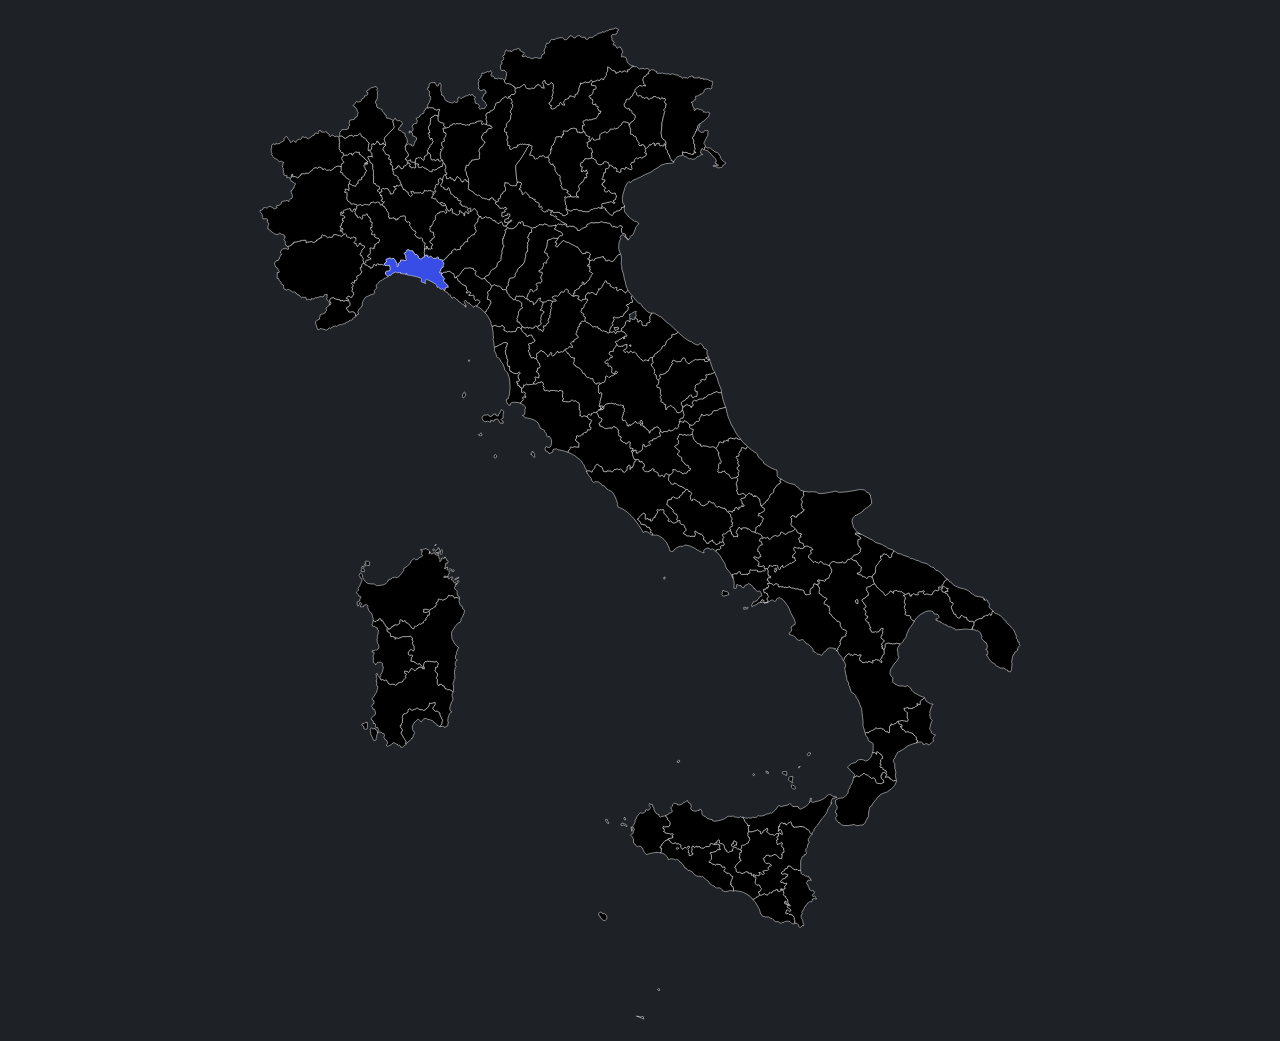
<file: index.html>
<!DOCTYPE html>
<html lang="en" >
<head>
  <meta charset="UTF-8">
  <title>msdvc italy map</title>
  <link rel="stylesheet" href="./style.css">

</head>
<body>

<div class="container">

<?xml version="1.0" encoding="UTF-8"?>
<svg version="1.1" xmlns="http://www.w3.org/2000/svg" viewBox="0 0 807 1030">
<title>msdvc italy map</title>
<defs>
 <linearGradient x1="412" y1="15" x2="712" y2="15" gradientUnits="userSpaceOnUse" id="lGr">
  <stop offset="0"     style="stop-color:#fff9f3"/>
  <stop offset="0.166" style="stop-color:#feebe2"/>
  <stop offset="0.333" style="stop-color:#faafb5"/>
  <stop offset="0.5"   style="stop-color:#dd3497"/>
  <stop offset="0.666" style="stop-color:#9e017e"/>
  <stop offset="0.833" style="stop-color:#7a0177"/>
  <stop offset="1"     style="stop-color:#000"/>
 </linearGradient>
</defs>
<style type="text/css">
text {font-family:monospace,Courier New,Liberation Mono;font-size:14px}
path {stroke:#ffffff;stroke-width:0.5}
path:hover {stroke-width:1.5}
</style>

<path class="alert" fill="#000" d="m429.7 137.9-1.9-0.9 0.1 1.9-1.4 0.5-1-0.7-1.6 0.4-1.3-1.2 0.3-1.5-2.4 0.2v0.6l-1.2 0.7v0.9l-1.1 0.1-0.2-0.9 0.4-1.1-1.9-0.8-0.4 0.7-1.7 1.8-0.8-1.1-1.1 1.6-2.2 2.4-1.1 0.2-0.8-1 0.3-0.6-1.1-0.8-0.3-1h-1.1l-0.6-0.8-0.7 0.7 0.1 0.8-2.4-0.4-0.5-0.9 0.5-1.1-0.6-1.2-0.8-0.7-0.3-1.3-1-0.7 0.1-1-1.2-2.3h-1.1l-1.3-0.9-0.6-1.1h-1.8l-0.2-0.8 0.3-3.7-0.8-2.3v-0.6l-1-1.4 1.8-3.2 2.9-1.8 0.8-0.8 0.9-3-0.5-1.9-2.2-1.3-0.6-0.8-0.3-1.8-0.8-1-1.5 0.2 0.1-1.4-0.5-0.6-1.6 0.6-2.5-1.6-1-2.31 0.4-1.66 1.4-1.06 0.3-2.45 1.6-1.12 1.2 0.32 0.9-0.22 1-1.92 2.3-1.65-0.2-1.07 1.4-2.13 1.1-0.85 1.3 1.33 0.4 2.35 1.1 1.22 1-0.85 1.2 0.43 0.6-0.32 1.2 1.06 0.4 1.23 1-0.43 0.7 0.8 1.1 0.11 0.4-0.64 1.1-0.27 1 0.43 0.9 1.65 1.8-1.01 2.8-0.85v-0.96l2.8-0.1 1.2 1.23 1.3-0.21 1.3 0.37-0.3 0.85 1.1 0.16 0.9-0.37 0.5-1.12 1.4 1.17 1.6-0.26 0.8 0.8 0.1 1.01-1.4 1.6 0.8 1.49 1.6 1.07-0.9 0.48-0.1 2.97-1 0.9-1 1.5 1.3 1.5-0.5 0.7-0.6 3.3-0.4 0.8-0.5 1.9-0.4 2.6-0.6 1.8-0.1 3-0.3 3.9-0.5 3.5 0.7 4.4 1.1 1.9 1.7 1 1.1 1 0.4 2z"><title>Pordenone</title></path>
<path fill="#000" d="m526.7 502-0.5 1.2 2.4 1.2 0.4 0.6v2.2l-1.2 1.2-2.1 0.6-0.9 1.2-1.4-0.6v1.3l-0.6 1.1 0.3 0.5 1.2-0.6 0.8 0.7 1.3 0.5 0.3 1.3 0.7-0.2 0.9 0.8-1.2 1.8 0.2 1.3-1.5 1.4-1.5 3.3-1.2-0.6-1.4 1.3-1.1 0.4-0.1 2.1-0.7 2.4 0.3 0.9-2.6-1-0.9 0.1-3.2-2.8-1.9 0.1-0.4-1.1-2.4-0.2-2.4 0.4-0.1 1.3-0.9-0.3-1.7-2.1-1.9 2.9-1.2 2.3 1.9 2.7-0.7 2.2-0.8-0.9-1.5 0.3-1.2 0.4-1.6-2.6-0.8-0.2v-2.4l-1.7-0.8 0.9-1.7-1.3-1 1.4-1.7 1.3-0.2 0.5-1-1-1 0.9-0.3 0.2-1.6-1.2-0.4-0.5-1.2 0.8-1.1 0.1-1.3-1-1.5-0.5-2.5-1.3-1.7-1.7-1.3 1-0.6 2.4 0.2 1.6 0.9 0.5-1.7 1.7 0.1v-1.6l1.1-1.5 1.2-0.1 0.9 1.7 1 0.2 0.3-0.9-0.5-0.9 2.8-0.8 0.7-1.6 0.6 1.4 1 0.1 0.5-1.7-0.5-0.5-1.5-0.5-0.4-2.7-1.2-1.5 0.6-1.1 4-1.2 0.8-2 1-0.4 1.3-1.2 0.9-1.2 1.5 1.3 1.4-0.1 0.2 0.8 1 1.5 0.9 0.8 0.2-1.3 1-0.3 0.2 1.1 1-0.4 2.1 1.7 0.3 0.8 0.9 0.3 0.6 3.6 0.7 1.7-0.7 1z"><title>Isernia</title></path>
<path fill="#000" d="m110.4 177.6-0.3-1.8 1-1.7-1.2-1.2-1.5-0.6-1.8-1.3-0.1-0.7-3-2.4 0.2-1.2-2.5-0.8-0.1-0.6 1.2-2-0.4-1.1v-3.8l1.2-2 1.3-0.2 0.3-0.7-1.1-1.3-1.2-2.3 0.4-1.7 0.6-0.1 1-2.1 1.3 0.5 1-0.2 1.9 0.1 1.3-1.6 1.3 0.1 1.1-0.4 0.4 1.6 0.8 0.4 0.4-1.8 0.8 0.1 1.7-1.8 2.1 0.6 1.8-0.2 0.1 2.2 1.1 0.3 1.5 1.7 0.9 0.5 2.1 1.8 0.7 1.1 1.8 1.3 0.5 0.9-1.4 0.5-0.3 0.6-1.5 0.2 0.6 0.9 1.2-1.2 1.1 0.3-0.1 1h-0.8l-1.3 0.9-0.6-0.4-0.9 0.7 0.3 1.3 0.8 1 0.3 1.8 1.3 0.9-0.3 1.1-1 0.9 0.2 0.8-0.8 0.6-0.3 1.5-2 2.2-0.8 0.1-0.1 2-0.9 0.7-1.2-0.3-1.2 1.4-0.3 0.9 0.4 1.2-1.1 0.1-1.4 2-0.5 1.1-3.4-1.1-1-0.8z"><title>Biella </title></path>
<path fill="#000" d="m207.1 121.4h-2.3l0.8 4.1 1.2 0.3 1 0.7 0.2 1.3-1.2 2.9-1 1 0.2 1.6 0.8 0.8-3.3 1.5-0.2 0.9 0.5 0.7-0.2 1.5 1.4 1.9v1l-0.9 0.8-1.8 0.3 1.2 1.2-0.6 0.7-0.9 2.8 0.2 1.4 0.6 1.2-0.6 1.7 1.7 1.4-2 1.8-1.5-0.7-0.5-1.8-1.1 0.4-1.7 1.6-0.2-0.8-1.4-0.5-2 0.5-1.4-2.4 0.3-1.9-0.5-1.5-1.1-1.5h-1.7l0.6-0.8-0.9-1.4 1-1.5v-0.9l1.8-1.5-0.1-1.3 1-1.3 1.3-0.6-0.1-0.6 0.9-1.4-0.1-0.7-0.8-0.9 0.3-1.2-0.7-0.9-0.6 1-0.9 0.1-0.6-1.8-0.8-1.2 0.7-1.1-0.6-1-0.8-0.5 0.3-0.9 1.5-0.4-0.8-2.9-0.5-0.2-0.2-2.3 1.8-3.1 0.1-1.6 0.5-2.6-0.4-1.1 0.5-0.9 3.7-2.3 0.2-0.6 1.1 0.4 2.1 0.3 0.3 1.2v3.9l2.1 1.5 1.8 0.6 1.1 0.1 1.1 0.8-0.5 1.6 1.4 1.5z"><title>Lecco 
23.337,00 (78.666)</title></path>
<path fill="#000" d="m204.3 173.4 0.4 1-0.6 1.6-1.5 2.4 0.3 1.6 1.3 0.3 0.9 0.9 0.8-0.2v1.5l2.8 0.9 0.8-0.3v-0.9l0.5-1.2 1.2 1.1 0.5 2.4 0.5 0.4 0.6 2.6 0.9 0.2 1 1.1 1.7 1.2-0.2 0.6 1.9 0.5 1.8 1.1-0.6 0.9 0.7 0.9 0.9-0.3 0.5 1 0.9-0.6 0.9 0.9-1.5 2.5 1.8 0.4 0.2 1.4 1.6 0.7 0.9-0.5 1 1.3 1.3-0.3 0.9 1.1 1.2 0.9-1 0.8 0.2 0.9 1.4 1.5-0.3 1.4-0.9 0.6-1.2-1.7-1.3-0.4-0.8 1.4 0.3 0.9-0.5 1.7-0.7-0.1v-1.5l-0.5-0.8-1.9-0.9-0.8-1.6-0.6-0.5-0.8 0.6 0.5 1.7-0.4 1-1.1 1.2-1.1 0.4-3.5-2.1-1 0.1-0.8-0.7 0.4-1.1 0.1-2.2-1.3-0.8-0.3 1.8-0.7 0.8-2.2-0.2-0.5-1.4-0.8-1-0.4-0.4 0.1-1.4-0.8-1.2-0.3-1.3-0.7-0.6-1.1 0.1-1.8-1.4-2.1 1.2-1.4-1.6-0.9-0.1-0.3-1.1-1.2-1.2-0.6-1.2-0.8 0.6-1.6-0.8-1.5-0.2 0.4-0.9 1.1-1.6-0.2-2 1.1 0.7 0.4-1.1-0.9-1 1-0.7 0.8 0.6 0.9-0.4-1.4-2.2 0.3-2.1 0.9-0.3-0.3-1.6 0.8-1.2 1.4 0.5 1.2-2.7-0.7-1 0.2-1.6 2.1-1.6 1 1.8z"><title>Lodi 
24.930,29 (57.491)</title></path>
<path fill="#000000" d="m414.9 307.7 0.4 0.6-1.9 3.3v1.1l0.5 1.4-0.8 1.4 0.8 1-0.7 0.8-2.7 0.7v2.2l-0.9 0.4-1.5-0.3-1.4 0.5-0.8-0.8-0.6-1.8 0.1-1.1-1.2-1.9-1.3 0.3-0.1 1-1.4 0.5-0.7-1.1 0.8-1.1-0.7-0.9-0.7 0.1-0.6-1-1.1-0.6 1.4-2.3-0.6-1.5v-1.1l0.6-1.3-0.4-0.5-3.7 1.9-1 1.1-2.2 0.5 0.8 2-0.4 0.7 0.6 2 0.1 2.4-1.2-0.1-1-0.8-1.3 0.4-1.2 0.9v1.6l-0.7 2.3-1.1 0.8-0.2 0.8-2 1 0.3 0.8-0.4 1.9-1.7 0.3-0.8 0.9-1.1-0.8-1.2 0.3-0.9 2.2-1.5-1.8-0.5-0.9-1.4 0.9-1.2 0.3-1-0.4-0.8-1 0.6-2.7 0.5-0.2 0.5-1.5 0.7-1 0.9-0.3 0.3-0.8-0.8-0.9 0.3-1.3 0.7-0.6 1-2.6-0.7-1 0.1-1.2 0.7-0.3 1.2 0.9h3.3l2-1.2h1.6l1.1-1 0.8-2.3 1.4-0.7 0.2-1 1.3-0.4 1-1.8v-1l0.6-0.9-2-1.5-0.3-0.6 0.7-1.1 1.5 0.2 2-2.2 1.8 0.1 0.2-1.4-0.5-1.7-0.6-0.5 0.3-1.1-0.9-0.7 1.4-1.3 1.8 2.1 2.3 2.9 2 1.9 1 0.8 0.9-0.2 2.9 3.9 2.3 2.4 2.1 1.9 1.6 1.1 1.5 0.6zm-33.9 14.2-0.4 0.6-3.1-0.2 1 2.8 1-0.1 0.8-0.8 1.5-0.3 0.1-1.2z"><title>Rimini 
37.358,30 (126.942)</title></path>
<path fill="#000" d="m315.1 295.8 0.2 1.4-1 0.7-0.2 1.9-0.5 1.3 0.8 0.9-0.2 1.1-0.8 1 0.3 1.3-0.5 1.1-0.2 1.7 0.4 1-1 1.4 0.6 1.6-1.8 1 0.4 0.4-0.8 1.6 0.9 1.6-0.9 1.2h-0.7l-1.9 3-0.7 0.2-1-0.7-0.5 0.9 0.4 1.5 0.6 0.5-1.3 1.1 0.4 0.6-0.4 1.3-1.4-0.7-0.7-1.2-1.6 0.3-0.9-0.7-1.3-2.5 1.3-0.6v-0.6l1.7-0.5 0.9-1.1v-1.1l-0.8-1.2 0.8-2.4-0.5-1.3 0.8-2.8 1.1-1.6 0.9-0.5 0.7-1.5-2.4-1.5-1.3 0.3-0.2-0.8 1.1-1 0.8-1.6-0.3-0.6 1.2-2.7-0.3-1.8 2.8-0.3 2.2-1.4 2.1-0.2z"><title>Prato 
28.391,03 (73.292)</title></path>
<path fill="#000" d="m681.8 741.5 0.6-0.5 0.5-1.1 1.1-0.5-2.2-1.6 0.6-0.6-0.6-2.1-1-1.1-1.1-0.5-1.1-1.6-3.2-1-1-0.6h-2.2l-0.5 0.6-2.1-2.7-1.6-0.5-1.1-2.2-1.1-0.5 2.2-0.5-0.6-1.6h-1l-1.6-0.6-1.1-2.6 1.6-0.6h1.1l1.6-0.5 1.6 0.5h1l2.2 0.6 1-0.6v-1.6l-1-2.1 0.5-1.6-0.5-1.6 0.5-1.1-1.6-1.6-1.6-1v-1.1l-0.5-1.1h1.6l2.6-1 0.6 1.6 1.6-0.6 2.1 0.6 0.5-1.1h1.6l1.1-1.1 2.1-1v-1.1l-1-0.5 1-0.6 1.6 1.1h1.1v-3.2l1.6-1.6 1.1-0.5 1.6-1.6 1.6 3.2 2.1 1.6 2.7 1.6h2.1v0.5l-1.6 2.1v1.1l-1.1 3.2-0.5 1.1 0.5 1.6-0.5 1.6 0.5 2.1 0.6 1.6 1.6 1.6-0.6 1.1-1 2.6-0.6 2.7-0.5 2.7 1.6 1.6v1.6l1.1 1 1.6 1.1 1.6 0.5-1.6 1.6-1.1 2.1 0.5 1.1 0.6 1.1-1.6 1-1.1 1.1-2.7 2.1-0.5-1-2.1-0.6-1.1 0.6-0.5 0.5h-1.1l-0.5-1.6-1.6-1.1h-1.1z"><title>Crotone 
19.867,85 (33.918)</title></path>
<path fill="#000" d="m651.5 772.4-1.6-1.6-2.2 1.1v1.6l-1 0.5v1.6l0.5 1.6 1.1 1.1 1 0.5-0.5 1.1 1.1 1.1-1.1 0.5-2.1 1.1-4.3-0.6-1.1-1v-1.1l-0.5-1.6-1.6-1.6-2.1 0.5-1.1-1-1.1-0.6-1.6-1.6-2.1-0.5-1.6-1.6-2.1 1.6-0.6 0.5-1 0.6-1.1 1-3.2-1-0.5 1-2.2 0.6 1.1-2.2v-1l-2.1-1.6-0.6-1.1-1.6-1.1-1-1.6-1.6-1 0.5-1.6 1.1-1.1 1.6-1.1 0.5-0.5 1.6-0.5 2.7-0.6 1.6-2.1 1-0.5 2.7-0.6 2.7 0.6 2.1 1 1.6-0.5 1.1-0.5 1-1.1 1.1-1.1 1.1-2.1 1-3.2h2.2l2.1 1.6-0.5-1.6 0.5-1.1 1.1 0.6 2.1 1.6 1.1 0.5 1.6 2.7v1.6l-1.1 0.5-1.1 1.1 0.6 1-0.6 1.1v0.5l-0.5 1.1 1.1 0.5v1.1l-1.1 1.6 0.5 0.5h1.6l1.1 1.1-0.5 0.5 1.6 1.1h0.5l1.6 1.1v1.6z"><title>Vibo Valentia 
23.324,59 (36.729)</title></path>
<path fill="#000" d="m154.8 113.4-0.6 1.5 0.6 1.8 0.3 1.9 0.6 1.2-0.6 1.6-2.4 2.3-6.1 6.5-1.2 2.1 1.6 4.6v1.5l-2.1-0.9-0.1-1.3-1 0.3-0.2 0.9-2.7 0.5-0.1-1.3-1.5-0.8-0.1-1-1-0.7-0.5 1.6-0.8 1.1-1.8 1.3-0.1-1.1-2 0.4-0.1 1.3 0.4 1.1-0.5 0.7v1.9l-1.6 1.2-0.9-0.2-1.1 0.6-0.1-2.6 0.8-3.2-0.4-0.9 0.8-0.3-0.4-1.1-1.5-1.3-1.2-1.9-1.6-1.6-1.4-0.3-0.7-1-1-0.3-0.6-1.1 0.2-0.8-0.6-0.5-1.2 0.1-1.7 1.4-3 0.3-1.4 0.8-1.4-1.2h-1.1l-2.3 0.8-1 1.1-2.2 1.3-1.3-0.6-0.7-1-1.6-0.8h-1.9l-0.5-1 0.5-1.1 0.1-2.1 1.1-1 0.9-1.4h2.9l1.5-0.2 0.7 0.3 0.8-1.4h0.8v-1.9l1.3-1.3-0.7-2 0.6-2.9 2.5-0.7 0.8 0.1 1.6-0.6 0.5-1.7 1.8-0.6 0.7-1-0.3-1.1 1-2.2-0.8-0.8-0.1-1-0.8-2.2-0.9-0.4-1-1.77-1.8-0.86 2.1-2.13 0.4-1.01 1.1-0.91 1.6 0.48 2.4-0.53 0.8-0.64 0.8-2.29 1.5-0.64 1.2-1.02-0.2-1.17 1.4-0.21 1.8-0.96 0.3-1.92-1.8-1.07 0.7-1.01 2.5-1.28 1.1-1.39 1.2-0.53 1.3 0.11 0.8-0.59 2.5-0.48 1.3 1.92-0.5 0.8v1.12l0.7 1.01-0.5 2.35 0.5 2.02-0.5 1.12 0.2 1.87-0.6 1.07-0.7 0.16-0.2 1.38-0.8 0.64 1.8 3.25-0.9 0.91 1.3 0.85 0.4 1.05 1.8 0.5 1.3 0.7 1 0.2 0.6 1.9 0.7 0.5 1.1 1.4 0.2 1.2 2 1-0.6 1.1 1 0.9 0.1 1 2.3-0.1 0.7 0.9 1.4 0.2 0.7 0.8z"><title>Verbano-Cusio-Ossola 
25.646,06 (40.381)</title></path>
<path fill="#000" d="m203.9 153.1 0.7 0.4-0.2 1.2 0.7 1.1-0.5 1.6-0.4 2.4-2.4 0.4-0.1 0.6-2.5 1-0.9 1.3-2.4 0.5-1.4-0.6-0.6 0.5 0.1 1.6-1.2 0.2-1.8-0.7-2-1.8-1.2-0.2-0.7-1.1-1.5 0.1-1.5-1.5-1.6 0.9h-1.7l-1.1-0.5-0.2-1.8 0.7-1.2-3.6-0.2 0.1-2.1 0.8-3.6h1.4l0.9-1 1.3 0.6 1-0.5 2.6 2.9 1-0.4-0.2-0.9 0.4-1.1-0.2-0.8 0.6-1 1.8-0.8 0.7-1.1 0.3-1.2h1.7l1.1 1.5 0.5 1.5-0.3 1.9 1.4 2.4 2-0.5 1.4 0.5 0.2 0.8 1.7-1.6 1.1-0.4 0.5 1.8 1.5 0.7z"><title>Monza e della Brianza 
27.640,68 (242.759)</title></path>
<path fill="#000" d="m478.9 367.7 2.3 5.3 1.6 5.5 0.5 1.2 2.2 5.5 0.2 2.6-0.8 0.3h-2.2l-1.9-1-3.2 1.2-2.7 1.7h-1.5l-1.7 0.8-0.6 0.8-1.7 1.4-1-0.2-0.8 1.6-0.8 0.3-2-0.3-3 0.8-0.7 1-0.9 0.4-1.9-0.9-1.5 1.3-0.5 2 1.1 1.3-0.4 1.1-1.5 0.6-0.3 1.4-1.2-2.3h-1.4l-0.4-0.5-2.4-0.3-0.7 1.2-1.3 0.3v0.7l-1.2 0.7-0.5-1.8-0.9-1.5-0.2-1.9 1.7-1.4 1.6-0.6 1.8-1.5 0.6-1h0.9l0.8-1.8 1.8-1 0.7-0.7 1.4 2.7 1.1 0.3 1.4-1.2 1.8 0.1 0.5-2.1-0.1-3.2-0.9 0.5-1.1-0.9-0.3-2.3 0.7-1.2-0.3-0.5 0.4-1.5 1.3-1.4 2-0.1 2.2-2.5-0.4-1.5 2.9-0.6 1.5 0.7 0.4-0.3 0.8-2.2 0.1-0.9-0.6-1.8 1-0.4 1 0.3 1.5-0.6 1.9-0.2 1.5-0.8z"><title>Fermo 
28.888,35 (49.978)</title></path>
<path fill="#000" d="m625.9 530.8 1.6 0.5 8 4.3 2.1 0.9 2.7 1.9 1 0.8 6.4 2 1.6 1.2 2.2 0.8 2.1 1.8 5.3 1.8 0.5 0.8-0.5 1.4-1.6 2.5 0.5 1.3-1 1.6h-2.1l-0.6-1.7-1-0.5-1.1-1.2-0.5 0.3-2.2-0.7-0.5 1.1-1.1 0.8v0.8l-1.6-0.5v2.1l1.1 1.1-0.5 1-1.6 1.1-0.6 1.6-2.6 3.2-0.6 1.6v0.5l-0.5 1.1 0.5 0.5-0.5 3.8-1.6 1-1.1 1.6-0.5 1.1-2.7-0.5-1.6 0.5-0.5 1.1-0.5 0.5-1.6-1.6-2.7-0.5-0.5-1.1-4.8-1.6v-1.1h2.1l1.1-1.6 0.5-1v-2.2l0.5-1-2.1-1.6h-0.5l-1.6-3.2-1.1-0.6v-1h-2.1l-3.2-2.2 2.1-2.1 1.1-1.6 1.6-0.1 2.6-1.1 0.6-0.9 1-0.5 0.6-0.8-0.6-1.6 1.1-0.9-0.5-1.2-1.1-0.7-1.6-2.7v-4.8l0.5-0.1 2.7-1.2-0.5-1-3.2-2.3-2.2-1 0.6-1.4 2.1 0.3z"><title>Barletta-Andria-Trani 
23.634,49 (91.794)</title></path>
<path fill="#000" d="m101.9 160.4v1.8l0.5 1.1-1.3 2 0.2 0.6 2.4 0.8-0.2 1.2 3 2.4 0.2 0.7 1.8 1.3 1.5 0.6 1.2 1.2-1.1 1.7 0.3 1.8-1.1 0.5 0.2 2.7 0.7 0.5-0.3 1.8 0.2 1.2-2-1.4h-2.1l0.4 1.3-0.7 1.2 0.2 0.9 1.4-0.9 0.8 0.9v3.5l-0.3 0.8 0.3 2.9 0.9 1.3 2.5 1.4 0.7 1.6 2.5-0.4 3.3 1.2 0.4 0.5-0.8 0.8 0.3 1.4-0.9 1.9-1.9-0.5-0.5 1.2-1.1 1.7-1.8-1-0.1-1.8-1.4-0.4-0.6 0.6-1.4-0.2-1.7 1h-0.8l-1.7 1.1 0.9 1.7-1 0.3-0.6 0.7-0.7-1.8h-0.7l-0.2 3.2 0.6-0.2 1.4 0.7 1.1-0.1 1.1 1.2-0.2 1.2-2.1 0.5-0.4 1.9 1.2 0.2-0.4 1.6-1.6 1.6-0.2 2.3-1.1 0.4 0.6 1.9 1.5-0.2 0.7 1.4-0.4 0.8-2.3-0.3v1.1l0.8 0.3 0.7-0.5 1.2 1.8 0.3 1 0.7 0.8-1.1 1.1-1 0.3-0.5 0.9-1.7-1.1-0.64 0.3-2.18-0.9-1.34-0.3h-1.97l-1.33 2.5-1.82 0.2-1.38-0.3-1.65 0.7-1.39-1.1-0.64-0.9-2.19-0.2-0.96-0.7-0.74 0.7 0.1 2-1.81 0.4-0.11 0.8-1.38 0.1-0.96 1.3h-0.96l-0.21 1-2.62 1.5-2.11-1-1.74 0.1-0.73 0.4-2 0.1-1.1 0.7-0.4-2.8-1.9 0.3-1.23-0.2-3.63 1.2-0.47-0.1-2.6 0.9-2.14-0.1-0.61 1.6-1.39 0.5-0.46 1.1-1.6 0.5-0.58 0.5-1.39 0.1-1.57-0.5-1.12-1.8 0.1-2.1-0.36-1.3-1.23-1.1 0.6-0.9 0.93-2.3-0.91-0.2-0.21-1.2-1.54-0.7h-0.84l-2.45-1.5-1.21 1.7-3.21-0.6-1.45-0.8-0.67-0.7-1.36-0.7-1.06-1.2h-0.49l-0.89-1.3-1.37-0.4 0.21-2.8 0.76-1.9-0.1-1.2-0.85-0.5-0.83-1.4 0.79-0.2-0.42-1.9-1.11-0.5-3.26 0.2-0.65-1.2 0.29-1.1-0.52-0.9v-1.6l-0.97-0.9-1.24-1.9 0.4-1.1h0.98l1.57-0.9 0.47-1.5 2.05-0.3 1.82 0.7 1.86-2.1 2.83 1 1.81 1.2 0.6 0.7 1.47-0.7 1.59-0.5-0.87-1.5 0.59-1.1 0.89 0.3 1.59-0.4 1.2-0.9 1.06-1.4-0.41-0.7 2.94-1.3 1.52 0.1 1.36-0.9 1.03 1.4 1.04-0.5 0.1-0.6 1.49-1.9 1.12-0.1 0.81-1-0.35-1.7 0.25-0.8-0.89-1.4-0.78-2.7h1.07l0.8-2.2 1.35-0.7 0.25-2 1.23-1.8 0.1-0.6-1.26-0.5-0.77-0.9-2.44-1v-0.7l-0.87-1.2 0.19-1.2 0.59-0.6 0.53-3 1.25-0.4v2.7l1.04-0.5 2.73 0.5 0.91 0.9 1.08-0.4 1.1-1.7 1.02-0.4 0.4-1.5 2.04-0.2 1.41 0.2 0.69-0.5 1.95-0.4 0.76 0.7 2.14-1.7 0.85-1 1.67-0.8v-0.5l1.5-1.6 1.81-0.5 2.18 0.6 1.02-1.1 1.06-0.2 1.07 0.8 1.12 0.3 0.64 1.5 1.6-0.7 0.8 0.1 1.97 1.6 0.75-0.5 1.81-0.2 1.07 0.8 1.44-1.2 1.92-1 0.69-1.1 3.41-1.5 0.85 0.5 1.01-0.2z"><title>Torino 
25.939,95 (584.266)</title></path>
<path fill="#000" d="m131.2 143.6 0.2 1.2 1.7 1.9 0.3 3.9-1.1-1.1-1.1 0.4h-1.9l-0.2 1.1 1.9 3.3 0.5 1.7 1.1 0.2 1.2 1.6 0.3 3.2-0.2 0.9 0.5 1.2 0.3 2.7-0.2 3.6 0.7 1.1-0.6 1 0.2 4.8 0.4 0.9 1.4-0.2 0.6 1.4 1 1.1 0.8-0.2 1.7 1 0.2 2.4-1.7 0.4-0.7 1.4 1.3 0.6 0.7 0.9 1.3-0.2-0.9 1.5 1.1 1-0.3 1 1.5-0.3-0.3 1 1 2.4-0.4 1-1 0.3v0.7l2.1 1.3 1.3-0.3-2.2 2.5 0.3 1.2-0.8-0.7-1.2 0.5-0.6-0.4-0.8-2.1-1.5-0.6-1.1 0.1-0.9 0.8-1.5-0.3-0.8-0.6-2.8 0.6-1.1 2.2-1 0.4-1-0.7-1.2 0.4-0.6-0.5-1.2-0.2-1.9 1.1-1.4 0.4-0.9-1.3-0.8 0.4-2.5 0.5-0.4-0.5-3.3-1.2-2.5 0.4-0.7-1.6-2.5-1.4-0.9-1.3-0.3-2.9 0.3-0.8v-3.5l-0.8-0.9-1.4 0.9-0.2-0.9 0.7-1.2-0.4-1.3h2.1l2 1.4-0.2-1.2 0.3-1.8-0.7-0.5-0.2-2.7 1.1-0.5 1.7 0.5 1.1 0.8 3.4 1.1 0.5-1.1 1.3-2 1.1-0.1-0.4-1.2 0.3-0.9 1.2-1.4 1.2 0.3 1-0.7v-2l0.8-0.1 2-2.2 0.3-1.5 0.8-0.6-0.2-0.8 1-0.9 0.3-1.1-1.3-0.9-0.3-1.8-0.8-1-0.3-1.3 0.9-0.7 0.6 0.4 1.3-0.9h0.8l0.1-1-1.1-0.3-1.2 1.2-0.6-0.9 1.5-0.2 0.3-0.6 1.4-0.5-0.5-0.9-1.8-1.3-0.7-1.1-2.1-1.8-0.9-0.5-1.5-1.7-1.1-0.3v-2.2l-1.8 0.2-2.1-0.6-1.7 1.8-0.8-0.1-0.4 1.8-0.8-0.4-0.4-1.6-1.1 0.4-1.3-0.1-1.3 1.6-1.9-0.1-1.1 0.2-1.2-0.5-0.6-1 0.1-0.7-1.8-0.6-1-1-0.2-1-1.25-1.8 0.25-1.1-0.31-1.7 0.71-0.5-0.6-1.3 0.8-2-0.5-0.6-0.41-3.8 0.11-0.7 0.9-0.9h1.8l1.6 0.8 0.8 1 1.3 0.6 2.2-1.3 1-1.1 2.3-0.8h1.1l1.3 1.2 1.4-0.8 3-0.3 1.7-1.4 1.2-0.1 0.6 0.5-0.2 0.8 0.6 1.1 1 0.3 0.7 1 1.4 0.3 1.6 1.6 1.2 1.9 1.5 1.3 0.4 1.1-0.8 0.3 0.5 0.9-0.8 3.2 0.1 2.6 1-0.6z"><title>Vercelli 
22.924,20 (39.039)</title></path>
<path fill="#000" d="m147 138.4-0.8 1.3-1.2 0.6-0.7 1.8 0.2 1.2 1.8 2.5 0.7 1.7 0.8 0.3 2.5 0.5 0.6 1.2-0.9 2.2v0.7l1.4 0.2 1.1 0.6-0.6 0.6 1.1 2-1.4 0.8-0.2 0.8 1.5 0.5 0.4 1.2 0.7 0.4v1.2l-0.6 1 0.7 0.5 0.1 1.1 0.2 1.3 0.7 1.2-0.5 1 1 1.7 2.1 0.4 0.9 1.2 1.1 0.5-0.1 1.5 1.3 1.5 0.8 1.5 0.1 1 1.2 2.3-2.1 0.5-1.1 0.9-1.8-0.9-0.1 1-1 0.3-1.9-0.3 1.8 2 1 0.5-2.3 1.6-0.6 2.8-1.3 0.7-1.9 0.3-0.7-3.1-1.6-1.2-0.2-1.1-1.1-0.3-1.6 0.2-0.5 0.4-1.9-0.7-1.5 1.2 0.8 2.1-1.6 0.5-1.3 0.2-0.7-0.9-1.3-0.6 0.7-1.4 1.7-0.4-0.2-2.4-1.7-1-0.8 0.2-1-1.1-0.6-1.4-1.4 0.2-0.4-0.9-0.2-4.8 0.6-1-0.7-1.1 0.2-3.6-0.3-2.7-0.5-1.2 0.2-0.9-0.3-3.2-1.2-1.6-1.1-0.2-0.5-1.7-1.9-3.3 0.2-1.1h1.9l1.1-0.4 1.1 1.1-0.3-3.9-1.7-1.9-0.2-1.2 1.6-1.2v-1.9l0.5-0.7-0.4-1.1 0.1-1.3 2-0.4 0.1 1.1 1.8-1.3 0.8-1.1 0.5-1.6 1 0.7 0.1 1 1.5 0.8 0.1 1.3 2.7-0.5 0.2-0.9 1-0.3 0.1 1.3z"><title>Novara 
22.544,29 (82.972)</title></path>
<path fill="#000" d="m125 257.2-1.9 1.4-0.4 1.7 0.1 1.2-1.4 0.4-0.1 1.3 0.9 0.7-0.2 0.6 1 1.7-0.9 1.2-0.3 1-1.1 0.9-2.4 0.9-0.5 1.5 0.5 1.3-1 2-1.8-0.1 0.1 1.5-0.4 1.4-1.6-1.2-1.1 1.2 1.9 2.4-0.6 1.1-1.1 0.8 1.1 1.1-0.9 2.2 0.6 1 0.8 0.2 0.4 2.5-1.3 1.5-0.4 1.2-1.6 0.2-0.9-1-1.3-0.1-1.5 1.2-0.4 0.8 1.8 0.6 0.6 1.4-0.8 0.8-2.1-1-0.9 0.8-1.3 0.4-0.7-1-2.8 0.6-0.2-0.8-0.9-0.5-3.29-0.4-2.56-1.5-1.87 0.4-1.49 1.3-0.27 1.5 1.39 2.4-0.8 1.5-0.91-0.1v-2.3l-1.49-1.9-1.18-1.1-0.32-1.1 0.75-1.2-0.37-1.2 0.74-1.3-2.5-0.3-0.8 0.4-0.38 1.2-0.64 0.9-3.36-0.3-1.06 0.7-0.91-0.2-0.85 0.9-1.55-0.4-2.4 1.4-2.05-0.4-0.15 1.5-1.45-0.4-0.7-0.6-1.68 0.7h-0.71l-0.79-2.5-0.78 0.1-2.86-0.1-0.51 0.4-1.97-1.5-0.81-1.6-1.04 0.6-1.01-1.5-0.67-0.1-0.32-1.1h-0.79l-0.82-0.8-1.41 0.6-1.88-1.5-0.99-0.3-0.7-0.7-1.15-0.5-2.27 0.9-0.27-0.6-1.54-0.6-0.55-1.1-0.11-2.8-0.9-0.6-0.71 0.2-0.89-1.2 0.24-1.2-2.14-1.9-0.3-1.7-2.14-0.8 0.47-1 0.1-3-0.27-1.4 2.05-0.2 0.6-0.6-1.46-2-0.37-1.5-1.97-1.2-1.23-2.9-0.21-1.3 1.1-1.1 0.44-1.1 2.39-0.6-0.12-0.8 1.37-0.6-0.1-1.6 0.85-1.2 0.57-1.5 0.87-0.4-1.03-1-0.32-1.4 1.52-2.2 1.03-1.1 1.05 0.3 1.74-0.5 2.05 1 0.9-0.3-0.7-2.7 1.39-0.1 0.58-0.5 1.6-0.5 0.47-1.1 1.38-0.5 0.61-1.6 2.15 0.1 2.59-0.9 0.48 0.1 3.62-1.2 1.24 0.2 1.89-0.3 0.4 2.8 1.11-0.7 1.99-0.1 0.73-0.4 1.74-0.1 2.13 1 2.62-1.5 0.21-1h0.95l0.96-1.3 1.38-0.1 0.11-0.8 1.81-0.4-0.1-2 0.74-0.7 0.96 0.7 2.19 0.2 0.64 0.9 1.39 1.1 1.65-0.7 1.38 0.3 1.82-0.2 1.33-2.5h1.97l1.34 0.3 2.17 0.9 0.6-0.3 1.8 1.1 0.5-0.9 0.9-0.3 1.2-1.1 1.4-0.9 0.9 0.9 0.3 1.8 0.7 0.8 2 0.2 1.3 1.5 0.6-1.1 1.5 0.3 1-1.2 0.8 0.8 1.6 0.3v2.6l-2.1 2.2 1.1 0.8 1.2 0.1 0.1 1.2 1.1 1.9 1.7-2.2 0.2-1.1 1.5-0.1 0.3 1.6 1.8 0.8 1.3 0.2 0.5 1.1-0.4 1.1-1 0.6-1.3 1.6v1.2l-1.9 2.8 0.1 1.1 1.4 0.1 0.9 2.3 0.7 0.7 0.2 1.2-0.6 0.5 0.9 2.1z"><title>Cuneo 
24.233,17 (142.144)</title></path>
<path fill="#000" d="m117 203.2-0.1 0.8-0.9 0.7-0.3 1.1 0.7 0.5-0.1 1.6 1 0.5-0.2 0.9 1.2 0.3v1.4l1.2 0.5 1.3-1 2 2.6 0.7-0.8 0.3-1.2-0.5-1.2 1-1.2 2 0.2 1.8-1.5 0.5 0.6-0.3 1 1 0.7 0.8 1.7h0.8l0.9 1.7-0.5 1.5 0.5 1.1 1.2 0.2 0.5 1.4-0.5 1 0.3 1.8-0.1 1.3-1.3 0.1-0.1 0.9 0.6 1.6 1.5 1.8-0.8 0.9-0.2 1.7 1.4 0.4 1.7-0.6 0.3 1-0.5 1.6 2.4 1.4 1.4-0.2 0.4 1 1.1 0.9-0.8 1.2 0.1 0.7-0.7 1.2-1.1-0.2-1.1 1.2-1.6 0.7 0.4 1.2-0.2 1-1.1 0.3 0.8 1.2-1.8 0.6-1.4-0.8-1.5 0.1 0.5 1.8-0.3 1.3 0.3 0.5-0.2 1.8-0.7 1-1 0.2-0.8 1.6 0.3 0.7 1 0.7 0.5-0.4 1.8 1.6-2.1 0.6-1.3 0.9-1.2-0.5-1 1.2v1.3l-1.4 1.5-0.5-0.9-0.2-1-0.9-2.1 0.6-0.5-0.2-1.2-0.7-0.7-0.9-2.3-1.4-0.1-0.1-1.1 1.9-2.8v-1.2l1.3-1.6 1-0.6 0.4-1.1-0.5-1.1-1.3-0.2-1.8-0.8-0.3-1.6-1.5 0.1-0.2 1.1-1.8 2.2-1.1-1.9-0.1-1.2-1.2-0.1-1.1-0.8 2.1-2.2v-2.6l-1.6-0.3-0.8-0.8-1 1.2-1.5-0.3-0.6 1.1-1.3-1.5-2-0.2-0.7-0.8-0.3-1.8-0.9-0.9-1.4 0.9-0.8-0.8-0.3-1-1.1-1.8-0.8 0.5-0.7-0.3v-1.1l2.3 0.3 0.4-0.8-0.7-1.4-1.5 0.2-0.6-1.9 1.1-0.4 0.1-2.3 1.7-1.6 0.3-1.6-1.1-0.2 0.3-1.9 2.1-0.5 0.3-1.2-1.2-1.2-1.1 0.1-1.3-0.7-0.6 0.2 0.2-3.2h0.6l0.8 1.8 0.5-0.7 1.1-0.3-0.9-1.7 1.6-1.1h0.9l1.6-1 1.4 0.2 0.6-0.6 1.5 0.4 0.1 1.8 1.8 1 1-1.7 0.5-1.2z"><title>Asti 
24.198,47 (51.595)</title></path>
<path fill="#000" d="m144 199.1 0.3 0.7 1.8 0.7 0.5 1.6 1.5 1.1-0.2 1.4 1.7 1.7 0.4 1.1-0.3 1 0.7 1-0.8 1.3 1.1 0.6v1l1.2-0.3h1.9l0.9-0.9 0.5 1.2 1.9 0.3-0.2 1 1.7 0.1 0.2-1.4 0.9 0.3 0.7-0.5 1.4-1.9 3.7-0.7 1.1 0.3 0.4 2.3-0.2 1.6 1.5 2.3 1.5-0.5 0.9 0.4 1 1.6-0.5 2.1 1.2 1.2 1.3 2.5 0.6 0.2 0.8 1.1 0.9 0.3 0.7-0.3 1 2-1.2 1.9 1.9 2.8 0.9-0.3 0.9 1.2 2.9-0.4 1.2 1.2-0.1 2.2 1.5 1.4 1.2 0.4-0.2 1.8-0.5 1 0.4 1.7-0.5 1.5 0.3 2.4-0.5 1 0.3 3.2-0.3 1.8-0.9 0.1-2 1.6-0.9 0.1-1.7-0.7-0.7-1.2 0.2-1.1-1.8-1.5-1.5 0.2-0.5-0.6-0.8-1.8-0.6-0.3-0.7-1.4-1.3 0.3h-1.3l-0.9-1.2-2 0.2-1.3 2.5-1.6 0.7 0.1 0.6 1.3 1 0.4 3.7 0.7 1.2-0.3 0.5-1.4 0.5-2.1-0.4-2.3-0.1-0.2 2-1.1 0.4-0.8 1.2 0.1 2-0.9 1-0.8-0.1 0.2-1.4-0.3-1.8-2.3-4.1-0.7-0.9-1.6 0.1-1 0.4-0.9-0.7h-1.3l-1.7 0.5-1.3 0.8-0.2 1 1 0.9-1.1 0.8-0.4 0.9-1 0.4 0.1 1.3-1 0.6-1.7-1-1.2 0.3h-2.4l-0.5-1.1-1.1 1.1-0.3 1.2-1.5-0.7-0.4-0.8-1 0.5-0.6 2.5-1.3 0.5-1 0.9-0.6-1.8-1.8-0.3-1.1-1.3-2.1-0.4-0.7-1.1 1.4-1.5v-1.3l1-1.2 1.2 0.5 1.3-0.9 2.1-0.6-1.8-1.6-0.5 0.4-1-0.7-0.3-0.7 0.8-1.6 1-0.2 0.7-1 0.2-1.8-0.3-0.5 0.3-1.3-0.5-1.8 1.5-0.1 1.4 0.8 1.8-0.6-0.8-1.2 1.1-0.3 0.2-1-0.4-1.2 1.6-0.7 1.1-1.2 1.1 0.2 0.7-1.2-0.1-0.7 0.8-1.2-1.1-0.9-0.4-1-1.4 0.2-2.4-1.4 0.5-1.6-0.3-1-1.7 0.6-1.4-0.4 0.2-1.7 0.8-0.9-1.5-1.8-0.6-1.6 0.1-0.9 1.3-0.1 0.1-1.3-0.2-1.8 0.5-1-0.5-1.4-1.2-0.2-0.6-1.1 0.6-1.5-0.9-1.7h-0.8l-0.8-1.7-1-0.7 0.3-1-0.5-0.6-1.8 1.5-2.1-0.2-0.9 1.2 0.4 1.2-0.3 1.2-0.7 0.8-2-2.6-1.2 1-1.2-0.5v-1.4l-1.2-0.3 0.1-0.9-1-0.5 0.1-1.6-0.6-0.5 0.2-1.1 0.9-0.7 0.1-0.8 0.9-1.9-0.2-1.4 0.8-0.8 2.4-0.5 0.8-0.4 0.9 1.3 1.4-0.4 1.9-1.1 1.2 0.2 0.6 0.5 1.2-0.4 1 0.7 1-0.4 1.1-2.2 2.8-0.6 0.8 0.6 1.5 0.3 0.9-0.8 1.1-0.1 1.5 0.6 0.8 2.1 0.6 0.4 1.2-0.5z"><title>Alessandria 
23.177,91 (97.124)</title></path>
<path class="alert" class="alert" fill="#000" d="m99.85 130.2-0.11 0.7 0.46 3.8 0.5 0.6-0.85 2 0.65 1.3-0.76 0.5 0.36 1.7-0.3 1.1 1.3 1.8 0.1 1 1 1 1.9 0.6-0.1 0.7 0.5 1-1 2.1-0.6 0.1-0.4 1.7 1.2 2.3 1.1 1.3-0.3 0.7-1.3 0.2-1.2 2v2l-1.2-0.9-1.01 0.2-0.85-0.5-3.41 1.5-0.69 1.1-1.92 1-1.44 1.2-1.07-0.8-1.81 0.2-0.75 0.5-1.97-1.6-0.8-0.1-1.6 0.7-0.64-1.5-1.12-0.3-1.07-0.8-1.06 0.2-1.02 1.1-2.18-0.6-1.81 0.5-1.44 1.6-0.1 0.5-1.64 0.8-0.86 1-2.14 1.7-0.75-0.7-1.95 0.4-0.7 0.5-1.4-0.2-2.05 0.2-0.4 1.5-1.01 0.4-1.11 1.7-1.07 0.4-0.92-0.9-2.72-0.5-1.04 0.5v-2.7l-1.25 0.4-0.54 3-0.58 0.6-1.85-0.7-1.78 0.2-0.22-0.7 0.67-1.2-0.74-0.4h-1.47l-1.35-0.6 0.25-1.5-0.62-0.8 0.1-1.5-0.38-1.6 0.35-1.3-1.11-1.1 0.47-1.8-0.1-1.6 0.67-0.3 0.32-1.1-1.8-0.7-0.72-0.6-1.98 0.7-2.36-2.6-1.55-0.5-1.46-0.9-1.23-1.2-0.51-1.4-0.69-0.6 0.52-1.3-0.75-0.8 0.1-1.3-0.33-1.8 0.7-1.4-0.19-2.2 0.6-1.4 1.54-0.6 1.5 0.8 0.52-1.2 1.39 0.4 2.85-0.4 0.71-1.1 3.13-1.5 0.47-1.1-0.14-1.2 0.91-1.4 1.76-0.7 1.21 1.2 0.1 0.9 1.92 2.2 0.43 1.5h1.07l1.08-1.2 1.23-0.6 1.37 1.5 0.96 0.4 0.46-1.1 1.23-1.7 2.06-0.4 0.73 0.2 1.11-1 0.89-1.7 1.59 0.3 0.92 0.6 0.91-0.5 2.45 1.8 1.52-1.2 1.69-0.9 0.82-1.1 1.98-0.5 0.22-1.5 1.54-0.8 2.29 0.6 0.54-0.8-0.27-1.4 0.53-0.8h1.82l0.37 1.4 1.65 0.2 1.92-0.1 1.18-0.6 0.69 0.4 0.75 1.3 1.43 0.5 0.48 0.6-0.16 1.2 0.64 0.8 1.12 0.1 0.8-1.2h1.39l2.08 1.8 1.23-0.8z"><title>Aosta 
24.887,45 (31.234)</title></path>
<path fill="#000" d="m109.7 294.9 0.4 1.3 0.8 0.8 0.3 1.9-0.6 1.5-1.6 1.3-1.1 0.2-0.6 1.7 1.5 1.3 0.9 1.8 4.3-0.4 1.4 0.9 1.2 1.7v1.4h0.7l-0.4 1.1-2.2 0.9-0.9 1v0.8l-0.9 0.7-1.7 0.1-1.2 0.7-0.4 0.7-3 1.1-0.2 0.7-1.3 0.5-1.6 0.2-0.9 0.6-2.3 0.1-1.56 0.7-1.07 1.1-1.6-0.7-3.41 1.5-1.07 1-1.6-0.4-2.45 2.2-5.49-1.4-1.23-0.1-0.85 1.1-1.71-0.3-0.58-1.5-0.91-3.4-0.75-1.5 0.54-1.8 0.8-0.8 3.03-1.4-0.21-1.5 0.8-1.7-0.37-0.7 1.38-1 1.39-0.1 2.77-1.6 0.22-1 0.96-1.2-0.54-2.6 2.61-1.7 0.75-1.4 0.91 0.1 0.8-1.5-1.39-2.4 0.27-1.5 1.49-1.3 1.87-0.4 2.56 1.5 3.3 0.4 0.94 0.5 0.2 0.8 2.7-0.6 0.8 1 1.3-0.4 0.8-0.8 2.2 1z"><title>Imperia 
26.164,58 (55.971)</title></path>
<path fill="#000" d="m140 277.1-2.4 2.1-0.4 1.8 0.9 0.7-0.7 1.3-1.9 2v1.7l0.4 0.9-1.5 1h-1l-3.5 1.7-2.4 0.9-1.5 1.1-0.5 1.1-1.5 2.3-0.7 2-0.1 3.2-1.1 0.8-2.5 3-0.6 1.4 0.1 1.4 0.8 1.1-2 0.9-0.5 0.8h-0.8v-1.4l-1.1-1.7-1.4-0.9-4.3 0.4-0.9-1.8-1.5-1.3 0.5-1.7 1.2-0.2 1.5-1.3 0.6-1.5-0.3-1.9-0.8-0.8-0.4-1.3-0.6-1.4-1.8-0.6 0.4-0.8 1.6-1.2 1.3 0.1 0.9 1 1.5-0.2 0.4-1.2 1.4-1.5-0.5-2.5-0.8-0.2-0.6-1 1-2.2-1.2-1.1 1.2-0.8 0.5-1.1-1.9-2.4 1.1-1.2 1.7 1.2 0.4-1.4-0.1-1.5 1.7 0.1 1-2-0.5-1.3 0.5-1.5 2.4-0.9 1.1-0.9 0.3-1 0.9-1.2-1-1.7 0.2-0.6-0.9-0.7 0.1-1.3 1.4-0.4-0.1-1.2 0.4-1.7 1.9-1.4 0.5 0.9 0.7 1.1 2.1 0.4 1.1 1.3 1.8 0.3 0.6 1.8 1-0.9 1.3-0.5 0.6-2.5 1-0.5 0.4 0.8 1.5 0.7 0.3-1.2 1.1-1.1 0.5 1.1h2.4l1.2-0.3 1.7 1 1-0.6 1.2 1.3 0.6-1 1 0.6 2.2-0.4 0.6 1.6 0.2 3.4-1.5 0.8-2.4 0.3-1 0.9 0.3 2 0.6 0.9 1.9 1.3-0.6 0.7-2 1-1.2 0.2-0.3 0.8-1.3 0.5-1.5 1.1-1.1 0.3-0.8 0.7z"><title>Savona 
24.148,83 (66.212)</title></path>

<a href="#" onClick="MyWindow=window.open('r/genova.html','MyWindow','toolbar=no,status=no,menubar=no,location=center,scrollbars=no,resizable=no,height=500,width=657'); return false;">
<path class="alert" fill="#384CE6" d="m162.3 267-0.1-0.3-3.5 0.4-1.4-0.7-0.8 0.1-3.1 1.6-1 1.5-1.9 0.2-1 0.9-1.9-1.3-0.6-0.9-0.3-2 1-0.9 2.4-0.3 1.5-0.8-0.2-3.4-0.6-1.6-2.2 0.4-1-0.6-0.6 1-1.2-1.3-0.1-1.3 1-0.4 0.4-0.9 1.1-0.8-1-0.9 0.2-1 1.3-0.8 1.7-0.5h1.3l0.9 0.7 1-0.4 1.6-0.1 0.7 0.9 2.3 4.1 0.3 1.8-0.2 1.4 0.8 0.1 0.9-1-0.1-2 0.8-1.2 1.1-0.4 0.2-2 2.3 0.1 2.1 0.4 1.4-0.5 0.3-0.5-0.7-1.2-0.4-3.7-1.3-1-0.1-0.6 1.6-0.7 1.3-2.5 2-0.2 0.9 1.2h1.3l1.3-0.3 0.7 1.4 0.6 0.3 0.8 1.8 0.5 0.6 1.5-0.2 1.8 1.5-0.2 1.1 0.7 1.2 1.7 0.7 0.9-0.1 2-1.6 0.9-0.1 0.3-1.8 2.8-0.6 0.7 0.9-0.7 0.8 1.7 0.5 1.8-1.1 2.6 2.6 1.6-0.5 1 0.7 0.6-1.2 1-0.7 1 0.5 0.1 1.6 1.2 0.7 2.3 0.1 1 0.9-0.3 0.9 1.1 1.4-0.2 1.6-0.4 0.9 0.1 1.8-1.8 0.9-0.6 1.4-0.1 1.4-0.9 0.4-0.4 0.9 0.3 1 1.5-0.7 0.8 1.4-0.7 0.4 0.3 1.6 1.4 0.8 0.1 0.9 1.4 1.1-1 1.7-0.1 0.9 1.2 1.1 0.4 0.7 1.9 1.5 1.1 1.7 0.1 1.4-1-0.2-1.6 0.5-0.6 1.5 0.2 0.7-1 1-1-1.6-1-0.6-0.7 0.6-1.9-0.8-0.5-0.9-1-0.6-0.9 0.4-0.8-2.3-1.6-1.5-4-2.3-2.3-1.2-1.4-0.4-0.8-0.7-1.2 1.3-0.1 2.1 0.4 1.1-2-0.9-2.1-0.6-0.5-0.8 0.4-2.1-0.9-1.2-4.6-1.5-3.9-0.7-1.7-0.6-1.9 0.1-1.4-0.5-0.5-1.6-0.7 0.1 0.3 1.3-2-0.8-1 0.2-3.2-0.9z"><title>Genova</title>
</path>
</a>

window.open(MyPath,"","toolbar=no,status=no,menubar=no,location=center,scrollbars=no,resizable=no,height=500,width=657");  


<path fill="#000" d="m226.7 295.3-0.6 1 0.2 1.1 1.4 2-0.9 1-0.8-0.8-2.4-1.3-1.7-1.6-1.1-0.2-0.9-1.7-2.1-1.4-1.1-1.1-1.2-0.5-0.9 0.1-0.5 1-1.7-2.1 0.1-0.9-2.7-1.4 0.1-0.8-1.1-1.1-1.5-0.4-1.2-0.8 1-1-0.2-0.7 0.6-1.5 1.6-0.5 1 0.2-0.1-1.4-1.1-1.7-1.9-1.5-0.4-0.7-1.2-1.1 0.1-0.9 1-1.7-1.4-1.1-0.1-0.9-1.4-0.8-0.3-1.6 0.7-0.4 1-1.4 2.6-0.4 1.1 0.1 0.5-0.9 1.2 0.3 1.3-0.2 2.4 2 1.3 0.2 0.5 1 0.8 3.3 0.7-0.1 1.3-0.1 0.7 1 0.8 2.4 0.8 0.2 1 0.7 0.4 1.2 1.3 0.8 1.4 1.2 0.6-0.2 2.3 1.3 0.7 1.8-0.3 1.5 1.2 1-1.2 2.7 1.1-0.2 1.5-1.3 2 1.3-2.3 2.5 0.3 0.3 1.4-0.5 0.6 0.3 2.4-0.2 0.9 0.7-0.2 1.9 0.4 1.4 1.3 1.5 1-1.1 1.8 0.4 1.5 1.6-0.2 1-2.4 2.4-0.7 1.4-1.1-0.6-1.1 0.4-0.4 1-0.9-0.2-1.6-1.5-2-1.5-0.4-1.1-1.4 0.2-1-1-0.7-1.3-0.3-0.3zm1 6.6-0.9-1.3 1.3-0.3z"><title>La Spezia 
25.797,92 (56.548)</title></path>
<path fill="#000" d="m167.5 138.2-0.4 1.4-0.6 0.2 0.7 1.8-0.5 0.8 3.2 5v1.8l-0.5-0.1-0.6 1.5-1.7 1-0.5 0.8 1.4 0.5 0.6 1.7 3.6-1.6-0.1 1.6 0.5 0.5 2.8 0.5 1.3-0.4-0.1 2.1 0.5 1.5 0.2 2.3-1.2 0.4-1.2-0.8-1.5 0.8-1.3-1.2-0.6 0.4-0.5-2 0.7-0.5-0.8-1.5-0.6 0.5-0.6-1.5-1.1 0.5 0.4 1.1-1.7 1.7h-0.6l-2.1 1.2 0.4 1-0.7 0.6-1.7 0.6-0.1-0.9-0.9-0.3-0.9-1.9-1.4-0.1-0.2 1.5-0.8-0.1-0.2 1-1.5 0.5-0.9 0.9-0.7-0.6-0.8 0.9-0.1-1.1-0.7-0.5 0.6-1v-1.2l-0.7-0.4-0.4-1.2-1.5-0.5 0.2-0.8 1.4-0.8-1.1-2 0.6-0.6-1.1-0.6-1.4-0.2v-0.7l0.9-2.2-0.6-1.2-2.5-0.5-0.8-0.3-0.7-1.7-1.8-2.5-0.2-1.2 0.7-1.8 1.2-0.6 0.8-1.3v-1.5l-1.6-4.6 1.2-2.1 6.1-6.5 2.4-2.3 0.6-1.6-0.6-1.2-0.3-1.9-0.6-1.8 0.6-1.5 0.6-1.2 1.2-1 0.9 1.7 1.7 0.9 2.1-0.3 1.1 1.2 1.2 0.8 0.2 1.3-0.7 1.2-0.9 0.1-0.1 1.3-1.5 1.1-0.9 1.5 0.3 1.2 2.3 0.4 2.4 2.5 1.6 0.2 0.3 1.3-0.3 1.4 2 2.2-0.2 1 0.7 1 0.1 2.1-1.2 1.7z"><title>Varese 
27.590,38 (246.253)</title></path>
<path fill="#000" d="m199.9 109.8-0.3-1.2-2.1-0.3-1.1-0.4-0.2 0.6-3.7 2.3-0.5 0.9 0.4 1.1-0.5 2.6-0.1 1.6-1.8 3.1 0.2 2.3 0.5 0.2 0.8 2.9-1.5 0.4-0.3 0.9 0.8 0.5 0.6 1-0.7 1.1 0.8 1.2 0.6 1.8 0.9-0.1 0.6-1 0.7 0.9-0.3 1.2 0.8 0.9 0.1 0.7-0.9 1.4 0.1 0.6-1.3 0.6-1 1.3 0.1 1.3-1.8 1.5v0.9l-1 1.5 0.9 1.4-0.6 0.8-0.3 1.2-0.7 1.1-1.8 0.8-0.6 1 0.2 0.8-0.4 1.1 0.2 0.9-1 0.4-2.6-2.9-1 0.5-1.3-0.6-0.9 1h-1.4l-0.8 3.6-1.3 0.4-2.8-0.5-0.5-0.5 0.1-1.6-3.6 1.6-0.6-1.7-1.4-0.5 0.5-0.8 1.7-1 0.6-1.5 0.5 0.1v-1.8l-3.2-5 0.5-0.8-0.7-1.8 0.6-0.2 0.4-1.4 1.1-0.3 1.3-0.9 1.3 1 1.1-0.6 0.7 0.4-0.3 1.1 1.2 0.4 1.2-0.2 0.7-2.4 0.5-0.5 0.3-2 1.6-1.1-0.1-2.4-1.8-0.8-0.4-0.7-1.5-0.1-0.4-1.2 0.1-1.7-1.7-1.2 1.3-0.7 0.9-1.2v-2.1l-0.9-1.1 0.5-2 2.1-1.2 1.6-0.1 1-2.5-1.2-2.8 3.2-1.3 1-1.9 1-0.7 0.6-0.8h1.4l0.7-0.8v-1.4l0.5-1.2 1.1-0.8 0.2-1.3 1.7-0.4 0.9 0.1 1.1-0.6 1 0.3 2.4 0.1 1.1 0.5 0.5 1 2.2 0.8 2.4-0.8 0.9 0.4-1 2.3-0.1 3.3zm-28.4 16.2-1.1-0.2 0.6-1.9 0.7 0.2z"><title>Como 
27.274,65 (164.692)</title></path>
<path fill="#000" d="m266.8 73.04 0.3 1.87 1.8 1.54 0.9-0.26 3.4 0.48 1.6 1.7 1.5 0.43 1.4 1.97-0.2 2.77 0.7 1.44-1.5 2.19-2.6 0.16-1.2 1.07-0.6 1.12-1.2-0.11-0.2 1.12-1.1 0.8-0.8-1.28-1.4-0.59-2.1 1.66-0.8 0.21-2.2 2.88-1 1.01-2.8 0.53-0.7 0.96-0.1 1.6-1 1.07-0.3 2.32-2.3 1.8-1.9 0.4-0.3 1.3-2.9 0.7-0.2 0.9-1.1 0.8 0.8 2.2-0.5 2.7 0.4 0.4 0.7 2.1-0.8 2.2-1.7 0.1-1.2-0.4-1.2 0.8-0.6-0.4-0.2-1.2 0.8-1.4-0.6-0.7-3.9 0.3-1.5 0.5-0.1 0.9h-1.2l-0.5 0.6h-2.8l-2 0.9-0.1 1h-1.6l-0.7-0.5-0.7 0.5-1.6 0.2-0.6-0.6-2.3-0.3-1.6-1-1.9 0.6-1.8-0.6-1.4 0.9-1.3-0.6-1.6 0.1-0.6 1.2-1.9 0.3-0.2 1.1-1.5 1.1-1.4-0.1-0.3 0.7-1.6 0.2-0.2-1.6-1.4-1.5 0.5-1.6-1.1-0.8-1.1-0.1-1.8-0.6-2.1-1.5v-3.9l0.6-1.7 0.1-3.3 1-2.3-0.9-0.4-2.4 0.8-2.2-0.8-0.5-1-1.1-0.5-2.4-0.1-1-0.3-1.1 0.6-0.9-0.1 0.3-2.97 1.4-2.4 0.7-0.53-0.2-1.18 1.2-1.59-0.5-1.07 0.4-0.53-0.2-1.12-0.9-0.27-0.3-1.44 0.5-1.12-0.6-0.8 0.3-1.65-1.9-1.76-0.3-1.44 1.6-0.75 0.2-2.72 0.5-1.22 1.8-0.75 3.6-0.27 0.2 1.28 1 1.07 0.4 0.85 1.5 0.59 0.6-0.91 0.2-1.17 0.5-0.85 1-0.11 0.6 1.39 0.3 1.54-0.4 0.48 0.1 1.92-0.3 2.24 0.4 0.48 0.6 2.35-0.3 1.33 1.9 0.8 0.9 1.55 0.4 1.49 1.5 2.18 1.1 0.32 1.8 1.12h1.7l0.6 0.69 1.1 0.11 2.5-1.55 0.9 0.86h1.7l0.8-1.92-0.3-2.5 1.4-1.02 1.3 1.28 0.9 0.27 0.9-0.75 1.9-0.85 1.9-1.17 1.2 0.16 2.4-1.71 1.2 1.39 0.5-0.8 1.3-0.43 0.7 1.49 2.1 1.18-1 2.61 0.9 0.8-0.2 1.65 0.4 1.28 2 0.53 1.7 1.34 0.3 1.38-0.8 1.42 1.5 1.5 1.5-1.1 1.9 0.4 1.4-0.6 0.3-0.9 1.6-1.36-0.1-1.01-0.8-1.01-0.3-1.34-1.1-1.28-1.5-0.96-0.8-1.75 0.2-1.66 1.4-0.9-0.1-1.55 0.9-0.75 1.5-0.48-0.2-2.34-0.8-0.32-0.4-0.86-0.9-0.31-1.8 0.9-1.4 0.11-1.1-0.59-0.4-1.22-1-0.48 0.8-1.5-0.6-1.7 0.2-2.88 0.4-0.54v-1.44l-0.5-0.47 0.9-0.85 1.7-1.98-0.3-0.8 1.3-0.71-0.2-0.96 0.3-1.6 1.8 0.42 3.9-1.92 1.4 0.77 0.7-0.98 1-0.65 0.3 1.07 0.9 1.21-1 1.72 0.1 1.33 0.7 0.61 0.9-0.56 1 0.62 0.8 1.19v0.76l1.9-0.12 0.8 0.78 1.6-1.14 2.3 1.09 1.3-0.66 1.2 1.27z"><title>Sondrio 
24.623,50 (44.554)</title></path>
<path fill="#000" d="m176.6 157.3 3.6 0.2-0.7 1.2 0.2 1.8 1.1 0.5h1.7l1.6-0.9 1.5 1.5 1.5-0.1 0.7 1.1 1.2 0.2 2 1.8 1.8 0.7 1.2-0.2-0.1-1.6 0.6-0.5 1.4 0.6 2.4-0.5 0.9-1.3 2.5-1 0.1-0.6 2.4-0.4 0.4-2.4 0.5-1.6 0.3 0.8 1.1 0.6 1.4 3.9-0.9 1.8 0.1 1.9 0.7 1.5 0.8 0.1v1.4l-0.7 0.7-1.3-0.2-1.2 1.2-1.1 3.9-1.1-0.1-1-1.8-2.1 1.6-0.2 1.6 0.7 1-1.2 2.7-1.4-0.5-0.8 1.2 0.3 1.6-0.9 0.3-0.3 2.1 1.4 2.2-0.9 0.4-0.8-0.6-1 0.7-0.5 0.1-1.4-1.4-1.7-0.4-2.4 0.7-1-0.4-0.7 0.3-1.1-0.9-0.6 2.1-0.7 0.2-0.3 1-1.3 0.1-1.1-1-1.2 0.3-2.6 0.3-0.5-0.4-2.4 0.5-1-2.2-1.2 0.5-0.9-0.2 0.9 2.2 0.8 0.9-0.5 0.9-1.6 1.2-2.4-2.4-0.1-2-1.3-0.3-1.1-0.9 0.2-0.6-1.5-0.7-1.3-0.2v-1.5l-1-0.7-0.5-2.5-1.2-2.3-0.1-1-0.8-1.5-1.3-1.5 0.1-1.5-1.1-0.5-0.9-1.2-2.1-0.4-1-1.7 0.5-1-0.7-1.2-0.2-1.3 0.8-0.9 0.7 0.6 0.9-0.9 1.5-0.5 0.2-1 0.8 0.1 0.2-1.5 1.4 0.1 0.9 1.9 0.9 0.3 0.1 0.9 1.7-0.6 0.7-0.6-0.4-1 2.1-1.2h0.6l1.7-1.7-0.4-1.1 1.1-0.5 0.6 1.5 0.6-0.5 0.8 1.5-0.7 0.5 0.5 2 0.6-0.4 1.3 1.2 1.5-0.8 1.2 0.8 1.2-0.4-0.2-2.3zm30.8 42-2.8 0.4-1.4-0.7-0.6-1.3-1.2-0.4 2.1-1.2 1.8 1.4 1.1-0.1 0.7 0.6z"><title>Milano 
26.586,12 (872.010)</title></path>
<path fill="#000" d="m248.5 117.2 0.4 0.5 1.5 0.4 1.9-0.1 0.2 1.2 1.2-0.1 0.8 1.4-0.5 0.8-3.1 0.5-0.9 0.5-1 1.7v1l-2.4 0.8-1.2 0.7-0.4 1.8-1.2 0.7v2l0.8 2 2.7 2-0.3 1.1-1.6 1.5-0.1 0.7-1.2 1.7-1.9 1.1-0.9 2-0.2 1.1 0.8 2.2-0.5 2.9 0.4 1.6-0.2 1-1.1 0.6-2.9 0.2-2.4 0.8-1.3-0.2-0.5 1.5-1.1 0.6-0.8 1.1-0.7 2.1-0.4 0.5-1.5-0.6-0.9 0.6 0.3 1.8h-0.7l-0.4 3 1 1 0.6 3.9 0.4 0.2 0.6 1.9 0.7 0.6-0.1 2.1 0.1 1.6-2.1-0.6-0.6-1.5-1.5 0.4-0.7 0.6-0.6 1.5-1.6-0.7-0.6-0.8-0.5-1.5-1.2-1.3-1.6-1.1h-0.7l-0.7 1.7-0.5 0.5-0.5 1.6-1.3 0.3-0.7-1.5-0.9-0.4-1.1 0.2-0.6-0.7-0.1-1.1-1.1 0.2-0.9 1.2h-2l-0.4-2.6-1.4-1.4 1.3 0.2 0.7-0.7v-1.4l-0.8-0.1-0.7-1.5-0.1-1.9 0.9-1.8-1.4-3.9-1.1-0.6-0.3-0.8-0.7-1.1 0.2-1.2-0.7-0.4-1.7-1.4 0.6-1.7-0.6-1.2-0.2-1.4 0.9-2.8 0.6-0.7-1.2-1.2 1.8-0.3 0.9-0.8v-1l-1.4-1.9 0.2-1.5-0.5-0.7 0.2-0.9 3.3-1.5-0.8-0.8-0.2-1.6 1-1 1.2-2.9-0.2-1.3-1-0.7-1.2-0.3-0.8-4.1h2.3l1.6-0.2 0.3-0.7 1.4 0.1 1.5-1.1 0.2-1 1.9-0.3 0.6-1.2 1.6-0.1 1.3 0.5 1.4-0.8 1.8 0.5 1.9-0.5 1.6 1 2.3 0.3 0.6 0.6 1.6-0.3 0.7-0.4 0.7 0.5h1.6l0.1-1.1 2-0.8h2.8l0.5-0.6h1.2l0.1-0.9 1.5-0.5 3.9-0.4 0.6 0.7-0.8 1.4 0.2 1.3 0.6 0.4 1.2-0.9 1.2 0.5z"><title>Bergamo 
18.346,20 (204.814)</title></path>
<path fill="#000" d="m270.9 90.53 1.3 0.48 1.9 1.12-0.1 1.22 1 1.34-1.3 1.49 1 0.64 0.7 2.83-1.2 1.25v1.1l-1.1 1.3-0.6 1.7 0.8 0.7 0.8 1.3-1.1 1.9 0.1 2-0.6 2-1.6 2.1-1.6 1.3-0.7 1.6 0.4 1.8-1.9 2-0.3 2.9 0.9 0.5 1.3 0.1 0.2 0.7-0.5 1 0.6 1.8 1 0.7v1.9l-0.8 0.5-0.2 1.6 0.7 1 0.2 2.6-0.2 0.9 0.3 0.9 1.4-0.2 0.9 0.7-0.8 2.1 0.5 0.9 1.6 0.1 2.4-1.7 2.3-0.3 0.6 0.2 0.6-1.6v-1l1.4 0.2 1.7-1 0.6 0.5 1.5-0.6 1 0.5 1.7-0.6 0.9 1 2.2-0.5 1 0.5-0.4 1.3-1.3 1.3-2.7 4.9-4.5 7.2-4.6 5.9-0.2 0.7 0.9 13.3 0.4 0.6 0.4 3.2-0.6 1-0.4 1.8-1.8 0.3-0.8-0.5-1.2 0.6-0.8-0.5h-1.3l-1.3-1.6-1-0.8-3.8-0.3 0.9 0.9-1.1 2.1 0.7 0.4 0.5 1.7v2.1l-0.2 1.1-1.2 0.5-1 0.6-0.4 1.5-1.1 0.3-1 1.8-0.1 1.8-0.8 1.3h-1.3l-0.2 0.9 0.4 1.4-1.8 0.9-1 0.1-0.1-0.9-0.7-0.9-1.4-0.3-1.1-2.1-1-0.3-0.4 0.9-1.4 0.3-0.2 1.3-2.2-0.5-0.7-0.8-1.2 0.2-2-0.8h-1.4l-1.8-2-1.6-1.2-1.4 0.5-2.9-1.8-1.1-1.6-1.5-0.6-1.5-1.2-1.4-0.4-1-1.9 0.2-0.5 0.4-3.8-0.2-2.1-0.1-1.6 0.1-2.1-0.7-0.6-0.6-1.9-0.4-0.2-0.6-3.9-1-1 0.4-3h0.7l-0.3-1.8 0.9-0.6 1.5 0.6 0.4-0.5 0.7-2.1 0.8-1.1 1.1-0.6 0.5-1.5 1.3 0.2 2.4-0.8 2.9-0.2 1.1-0.6 0.2-1-0.4-1.6 0.5-2.9-0.8-2.2 0.2-1.1 0.9-2 1.9-1.1 1.2-1.7 0.1-0.7 1.6-1.5 0.3-1.1-2.7-2-0.8-2.1v-1.9l1.2-0.7 0.4-1.8 1.2-0.8 2.4-0.7v-1l1-1.7 0.9-0.6 3.1-0.5 0.5-0.8-0.8-1.3-1.2 0.1-0.2-1.3-1.9 0.1-1.5-0.3-0.4-0.6 0.8-2.1-0.7-2.1-0.4-0.4 0.5-2.7-0.8-2.2 1.1-0.8 0.2-0.9 2.9-0.8 0.3-1.2 1.9-0.5 2.3-1.7 0.3-2.37 1-1.07 0.1-1.6 0.7-0.96 2.8-0.53 1-1.01 2.2-2.88 0.8-0.21 2.1-1.66 1.4 0.59 0.8 1.28z"><title>Brescia 
26.347,41 (334.205)</title></path>
<path fill="#000" d="m195 185.8 0.9 1-0.4 1.1-1.1-0.7 0.2 2-1.1 1.6-0.4 0.9 1.5 0.2 1.6 0.8 0.8-0.6 0.6 1.2 1.2 1.2 0.3 1.1 0.9 0.1 1.4 1.6 1.2 0.4 0.6 1.3 1.4 0.7 2.8-0.4 0.8 1.2-0.1 1.4 0.4 0.4-0.7 0.7v1l0.9 1.8-0.4 0.9-0.9 0.6-1.9-2.3-2.3 0.8-1.7 0.1-0.3 1.1-1.4-0.2-0.5 1-1 0.8-1.3 1.5 0.4 0.5-0.4 1.7 0.4 0.3-0.6 1.5-1.3 0.6-0.8 2.1 0.2 0.8-0.9 0.9-0.6 1.7-1.7 0.3 0.3 1.2-0.4 1.6 0.4 1.2-0.1 0.7 1 0.5 2.3 0.6 0.4 2.9 0.6 2.1-1.8 1.4h-0.6l-0.2 1.4-2 1.1v1.1l3 2.3-0.6 1.2-0.7 0.4-0.3 1 1 1.4-1.1 0.2-0.5 0.6-1-0.4-1.7 0.4-0.2-1.3-1.2-1.9-0.2 1.4 0.6 1.2-1.6 0.4-1-0.2 0.5-1.5-0.4-1.7 0.5-1 0.2-1.8-1.2-0.4-1.5-1.4 0.1-2.2-1.2-1.2-2.9 0.4-0.9-1.2-0.9 0.3-1.9-2.8 1.2-1.9-1-2-0.7 0.3-0.9-0.3-0.8-1.1-0.6-0.2-1.3-2.5-1.2-1.2 0.5-2.1-1-1.6-0.9-0.4-1.5 0.5-1.5-2.3 0.2-1.6-0.4-2.3-1.1-0.3-3.7 0.7-1.4 1.9-0.7 0.5-0.9-0.3-0.2 1.4-1.7-0.1 0.2-1-1.9-0.3-0.5-1.2-0.9 0.9h-1.9l-1.2 0.3v-1l-1.1-0.6 0.8-1.3-0.7-1 0.3-1-0.4-1.1-1.7-1.7 0.2-1.4-1.5-1.1-0.5-1.6-1.8-0.7-0.3-0.7-0.3-1.2 2.2-2.5-1.3 0.3-2.1-1.3v-0.7l1-0.3 0.4-1-1-2.4 0.3-1-1.5 0.3 0.3-1-1.1-1 0.9-1.5 1.6-0.5-0.8-2.1 1.5-1.2 1.9 0.7 0.5-0.4 1.6-0.2 1.1 0.3 0.2 1.1 1.6 1.2 0.7 3.1 1.9-0.3 1.3-0.7 0.6-2.8 2.3-1.6-1-0.5-1.8-2 1.9 0.3 1-0.3 0.1-1 1.8 0.9 1.1-0.9 2.1-0.5 0.5 2.5 1 0.7v1.5l1.3 0.2 1.5 0.7-0.2 0.6 1.1 0.9 1.3 0.3 0.1 2 2.4 2.4 1.6-1.2 0.5-0.9-0.8-0.9-0.9-2.2 0.9 0.2 1.2-0.5 1 2.2 2.4-0.5 0.5 0.4 2.6-0.3 1.2-0.3 1.1 1 1.3-0.1 0.3-1 0.7-0.2 0.6-2.1 1.1 0.9 0.7-0.3 1 0.4 2.4-0.7 1.7 0.4 1.4 1.4z"><title>Pavia 
25.764,34 (140.806)</title></path>
<path fill="#000" d="m230.5 175.3 0.2 2.1-0.4 3.8-0.2 0.5 1 1.9 1.4 0.4 1.5 1.2 1.5 0.6 1.1 1.6 2.9 1.8 1.4-0.5 1.6 1.2 1.8 2h1.4l2 0.8 1.2-0.2 0.7 0.8 2.2 0.5 0.2-1.3 1.4-0.3 0.4-0.9 1 0.3 1.1 2.1 1.4 0.3 0.7 0.9 0.1 0.9-0.4 1.5 2.4 2 1 0.4 0.2 1.4 0.8 0.7 2.1 0.2 0.5-0.4 1.1 0.5 1.5-1.1 1.2 0.3 0.8 1.1-0.2 0.5-1.3 0.2-0.8 0.8 0.7 1.8-2 0.5-1.2-0.1-0.3 4.1 0.5 0.4 1.7-0.4 0.9-1 2.1 0.1 0.3-1.7 2.2 0.1 0.5 1.7-0.3 0.9-1 0.4-0.5 2.1-0.6-0.3-1.4 0.5-1 0.1-0.5 0.9-0.1 2.1 2.1 0.2 2.5-0.8 0.9-1.2 1-0.5 0.9 0.5-1.1 1.3-1.5 0.6-0.5 0.9-1.1 0.1-0.7 2-1.3 0.1-0.7 0.9-1.7-0.4-0.4-0.5-0.9-2.8-0.8-0.6-1.4 0.4-1.1 1.3-1.2-0.3-1.1-1.1-1.4-0.6-0.3-1.1-1.9 0.1-1-1.5-3.1-1.8-1.1 0.6-1.2-0.6-1.1-0.9-0.6 0.8-2.8 1.3-0.8-0.2-0.6-0.8v-1.1l-1.7 0.3-0.9-2-0.9-0.4-0.5-0.9 0.5-1.6-1.3-1.5-1.1-1.7-0.9-0.3-2.7 2.6-1.4 0.4 0.8-2.9-0.7-0.6-1.6 0.7-1.2-0.9-0.9-1.1-1.3 0.3-1-1.3-0.9 0.5-1.6-0.7-0.2-1.4-1.8-0.4 1.5-2.5-0.9-0.9-0.9 0.6-0.5-1-0.9 0.3-0.7-0.9 0.6-0.9-1.8-1.1-1.9-0.5 0.2-0.6-1.7-1.2-1-1.1-0.9-0.2-0.6-2.6-0.5-0.4-0.5-2.4-1.2-1.1-0.5 1.2v0.9l-0.8 0.3-2.8-0.9v-1.5l-0.8 0.2-0.9-0.9-1.3-0.3-0.3-1.6 1.5-2.4 0.6-1.6-0.4-1 1.1-3.9 1.2-1.2 1.4 1.4 0.4 2.6h2l0.9-1.2 1.1-0.2 0.1 1.1 0.6 0.7 1.1-0.2 0.9 0.4 0.7 1.5 1.3-0.3 0.5-1.6 0.5-0.5 0.7-1.7h0.7l1.6 1.1 1.2 1.3 0.5 1.5 0.6 0.8 1.6 0.7 0.6-1.5 0.7-0.6 1.5-0.4 0.6 1.5z"><title>Cremona 
24.469,58 (87.686)</title></path>
<path fill="#000" d="m315.3 204.5-1.8 1.1 0.7 1.3-0.9 0.8v1.1l1.8 0.2 0.9 0.4 1.5 1.1 1.1-1 0.9 0.9-0.5 1 0.8 1.5 2.5 0.7 1.6 1.8 5.5 2.5 0.2 1.1h-1.2l-2-0.7-1.3 0.7-1.8-0.9-1 0.2-0.8-0.4-1.1 0.5-1.1 1.1-1.3-0.6-0.4 0.5-1.5 0.1-1 0.5-2.8 0.1-0.6 0.4-1.6-1.6-1.3-0.6-2-0.5-0.9 1.3-3.2-0.5h-1l-1.8 1.8-1 0.1-0.6 1.1-1.8-0.1-1.6 0.8-1.5-0.9-1.2-0.3-1.8-0.9-2.8-0.5-2.1-0.6 0.4-1.3-0.7-2-0.9-0.6-0.8 0.8-0.6 1.6-1-1.9-0.5 0.9-1 0.7-0.9 1.9-1.3 1.7-2 1.3-2.1 0.6-3-0.4-1-0.9-2.6-1.3 0.7-0.9 1.3-0.1 0.7-2 1.1-0.1 0.5-0.9 1.5-0.6 1.1-1.3-0.9-0.5-1 0.5-0.9 1.2-2.5 0.8-2.1-0.2 0.1-2.1 0.5-0.9 1-0.1 1.4-0.5 0.6 0.3 0.5-2.1 1-0.4 0.3-0.9-0.5-1.7-2.2-0.1-0.3 1.7-2.1-0.1-0.9 1-1.7 0.4-0.5-0.4 0.3-4.1 1.2 0.1 2-0.5-0.7-1.8 0.8-0.8 1.3-0.2 0.2-0.5-0.8-1.1-1.2-0.3-1.5 1.1-1.1-0.5-0.5 0.4-2.1-0.2-0.8-0.7-0.2-1.4-1-0.4-2.4-2 0.4-1.5 1-0.1 1.8-0.9-0.4-1.4 0.2-0.9h1.3l0.8-1.3 0.1-1.8 1-1.8 1.1-0.3 0.4-1.5 1-0.6 1.2-0.5 0.2-1.1v-2.1l-0.5-1.7-0.7-0.4 1.1-2.1-0.9-0.9 3.8 0.3 1 0.8 1.3 1.6h1.3l0.8 0.5 1.2-0.6 0.8 0.5 1.8-0.3 0.4-1.8 0.6-1 0.7-1.1 3 0.8 0.5 1.2-0.2 1-1.1 1.8 0.9 0.8-0.6 0.8-1.2 0.4 0.1 1.1h1l0.8 0.7-0.2 1.1 1.2 0.6 0.1 0.9-0.2 1.3 0.6 0.4 2.8-2.6 2.2 2 1.3 1.8 0.7 1.6 1.8 0.4 0.4 0.5h1.2l0.2 0.9 2.2 0.4-0.4 1.3 1.1 1.2h1l1.7 0.9 0.6 1-0.3 3.1 1 0.2 1.2-1 0.9 1.4 0.1 0.9-1 1 0.9 1 2 1.3 1.3 0.2 0.8-1.2 1.4 0.5 0.7-1.8 3.3 1.3z"><title>Mantova 
27.278,61 (112.132)</title></path>

<a href="#" onClick="MyWindow=window.open('r/bolzano.html','MyWindow','toolbar=no,status=no,menubar=no,location=center,scrollbars=no,resizable=no,height=500,width=657'); return false;">
<path class="alert" fill="#000" d="m397.3 59.01-2.8 1.08-1.8 2.36h-1.7l0.4 1.89-1.6 0.31-1.4-1.12-1.5 0.14-0.6 1.01-1.5 0.11-1.4-1.05-1.1 0.48-0.2 0.73-3 1.06v-1.34l-0.8-0.16-0.7-1.24h-1.7l-2.3-1.85-0.2-0.48-2.4-1.52v3.44l-0.3 1.43-1.2 1.44 0.2 1.33-0.3 1.11-1 1.29-2 3.31-0.7-1.17-1.4 0.1-1 0.51-0.3 0.92-0.7 0.11-1.4-0.44-1.8 0.92-2.2 0.48-1.4 0.85-0.2-1.22-0.9-1.02-1.1 1.07-0.3 0.69-1 0.43-2 0.37-1.8-0.8-1.3 0.96-1.9 0.59-1.9-0.32 0.7 1.81-1.5 0.96 0.3 0.7-0.7 1.81 0.1 1.76-1.1 2.34v1.02l-0.6 0.53-2 0.48-0.3 2.61-0.7 0.48-1.3-0.96-3.2-0.74 0.2 0.74-1 0.38-0.6 1.6-2.2 0.85-1.1 0.1-0.5 1.39-0.7 0.74-0.3 1.02 1.1 2.45-0.6 0.32-1.9-0.37-0.2-1.02-0.9-0.48-0.7-1.12-1.3 1.18 0.3 0.74-0.6 1.34-1-0.22-2.7 2.66-2.7 1.2-1.5-0.5-0.6-0.7 0.5-1.54 0.6-0.8-1.6-0.42-1.5-2.46 1.3-0.26 1-1.5 1.6-3.25-0.8-1.65 0.7-0.53v-0.86l0.8-2.24-0.6-2.61 0.8-1.44-0.3-1.22 0.5-0.7-0.6-2.88-1.6-1.44-0.5 0.91-1.2 0.96-2 0.64-1.1-1.44-1.5-0.43-0.4-2.75-1.9 1.37-0.3 0.9 0.9 1.92 0.9 3.79-1.8-0.32-0.5 0.21-0.8-1.38-1.5-1.39-1.1-0.64-1.6 0.16-0.5 1.12-1.2 0.27-0.3 1.28-1.3 0.9-1.3-0.1-0.7-0.54-1.3 1.34-3.1-0.64h-0.8l-0.7-0.91-0.7-1.81-0.9-1.28-1.3 0.1-1.7 1.76-2.1 1.34-1.1-0.1-1.9 0.59-1.1-0.16-1.4-1.97-1.5-0.43-1.6-1.71-3.4-0.48-0.9 0.27-1.8-1.55-0.3-1.86 0.6-0.99 0.7-0.23 0.1-2.18 0.6-1.23 0.1-2.28 0.2-1.02-1.7-1.72-1.1-0.73-2.2 0.56-0.6-0.47-0.5-1.37-0.4-3.05 1-1.7 0.8-0.35 0.2-0.83-1.1-1.33 2.2-1.9 0.5-0.94-0.2-1.09-1-1.41 0.3-0.73 1.2-0.45 0.6-1.4v-1.2l0.7-1.71 0.7-1.1 1.3 1.05 1.8 0.1 1.5-0.3v1.01l1.3-0.31 1.6-1.4 1.8-0.63 1.3-0.14 1.6-0.98 0.2 0.49 1.7 0.76-0.3 0.97 1.1 0.52 0.9 0.89 2 0.5 0.5 0.81-1.1 1.8-1.3 0.63 0.3 0.92 1.6 0.26 2.2-0.9 1.6 1.81 0.7 0.12 0.8-0.73 2 1.53 0.9 0.24 1.5-0.47 0.6-0.53 1.8-0.13 2 0.29 1.2 0.47 1.4-0.47 0.5 0.58 0.9-2.3 0.2-1.39 2.9-1.67-0.8-2.73 1.3-2.75 0.6-0.84-0.4-1.66 0.9-0.82 0.4-1.4 1.6 0.32 1.8-1.61-0.3-0.52 0.8-1.17 0.8-0.71 0.9 0.16 2.5-0.12 1.4-1.01 3.1-0.5 0.7-0.61 0.9 0.52 1.5-0.36 1.4 1.64 1.3 0.74 1.5-0.37 1.2-0.7 0.7-1.47 1-0.26 0.7-1.53 2.1 0.6 1.7 1.94 2.1-0.84 0.6-0.8 1.9-0.88 1.1-0.16 0.6 0.93 1.8 0.95 3-0.1 1 1.9 1.3 0.39 1.3-0.82 1-1.38 2.1 0.23 1.4-0.3 1.6-1.47 2.1-0.95 1.4-1.33 3.4-0.77 0.7-0.87 2.6 0.29 1-1.05 1-0.35 1.3 0.16 1.5-1.55 1.8 0.16 0.9-0.55 1.6-0.11 1.7-0.97 2.5 0.86 0.9 1.4-1.5 0.89v1.27l-0.7 1.63-2.3 0.56-1.4-0.23-1.8 1.68 1 2.23-0.3 1.79 0.4 0.7 1.3 0.57 0.7 1.2-0.9 1.63 0.3 1.06 2 0.3 0.6 1.68 1 1.34 1.1-0.59 0.3-0.76 1.9 0.13 0.6 1.37 1 0.71-0.1 0.78 1.1 2.16-1.5 1.78 0.6 1.18-0.8 1.05 0.2 0.76 1.6-0.14 2.8 0.73 0.5 1.21 1.2 3.97 2.4 2.08 1.8 1.1 2 0.12z"><title>Bolzano</title></path>
</a>

<a href="#" onClick="MyWindow=window.open('r/trento.html','MyWindow','toolbar=no,status=no,menubar=no,location=center,scrollbars=no,resizable=no,height=500,width=657'); return false;">
<path class="alert" fill="#000" d="m346.2 123.9 0.1 1.4-0.8 0.5-3 0.3 0.2-0.8h-2.7l-0.7-3.4h-0.7l-1.8-0.7-1.4 0.4-1.7 0.1-0.4 0.7-1.1 0.3-1.3 1.6h-3l-1.5-0.4-0.3 1.1 0.5 2.8-1.4-0.1v1.7l-0.9 0.4 0.1 1.1-1.4-0.8-0.8-0.9-0.6 0.9h-2.7l-0.4 2.5-0.7 1.3-0.3 1.9-1.4 1.2 0.1 1-1 0.5-1 1.4 0.3 1.7-0.2 1.1-1-0.5 0.4 2.2-0.3 1.3-0.1 1.5-2.3 2.2v1.2l-3 0.1-1.2-0.7-1-1.4-1.1 1-0.8 0.2-1.4-0.5-0.6 1.2-1.9 1.6-1.1-0.4-0.9 1-1.6-1.4 0.4-1.1-1.8-1.4-3-0.3 0.7-2.1 0.5-0.2 0.2-1.6 1.3-1.6-0.8-0.9 0.7-2.7-3.8-1.9-2.2 0.5-0.9-1-1.7 0.6-1-0.5-1.5 0.6-0.6-0.5-1.7 1-1.4-0.2v1l-0.6 1.6-0.6-0.2-2.3 0.3-2.4 1.7-1.6-0.1-0.5-0.9 0.8-2.1-0.9-0.7-1.4 0.2-0.3-0.9 0.2-0.9-0.2-2.6-0.7-1 0.2-1.6 0.8-0.5v-1.9l-1-0.7-0.6-1.8 0.5-1-0.2-0.7-1.3-0.1-0.9-0.5 0.3-2.9 1.9-2-0.4-1.8 0.7-1.6 1.6-1.3 1.6-2.1 0.6-2-0.1-2 1.1-1.9-0.8-1.3-0.8-0.7 0.6-1.7 1.1-1.3v-1.1l1.2-1.25-0.7-2.83-1-0.64 1.3-1.49-1-1.34 0.1-1.22-1.9-1.12-1.3-0.48 0.2-1.12 1.2 0.11 0.6-1.12 1.2-1.07 2.6-0.16 1.5-2.19-0.7-1.44 0.2-2.77 1.1 0.16 1.9-0.58 1.1 0.1 2.1-1.33 1.7-1.76 1.3-0.11 0.9 1.28 0.7 1.81 0.7 0.91h0.8l3.1 0.64 1.3-1.33 0.7 0.53 1.3 0.11 1.3-0.91 0.3-1.28 1.2-0.27 0.5-1.12 1.6-0.16 1.1 0.64 1.5 1.39 0.8 1.39 0.5-0.22 1.8 0.32-0.9-3.78-0.9-1.92 0.3-0.91 1.9-1.39 0.4 2.78 1.5 0.42 1.1 1.44 2-0.64 1.2-0.96 0.5-0.9 1.6 1.44 0.6 2.88-0.5 0.69 0.3 1.23-0.8 1.43 0.6 2.62-0.8 2.24v0.85l-0.7 0.53 0.8 1.66-1.6 3.25-1 1.49-1.3 0.27 1.5 2.45 1.6 0.43-0.6 0.8-0.5 1.52 0.6 0.7 1.5 0.5 2.7-1.2 2.7-2.64 1 0.21 0.6-1.33-0.3-0.75 1.3-1.17 0.7 1.12 0.9 0.48 0.2 1.01 1.9 0.37 0.6-0.32-1.1-2.45 0.3-1.01 0.7-0.75 0.5-1.38 1.1-0.1 2.2-0.85 0.6-1.6 1-0.37-0.2-0.75 3.2 0.75 1.3 0.96 0.7-0.48 0.3-2.62 2-0.48 0.6-0.53v-1.01l1.1-2.35-0.1-1.76 0.7-1.81-0.3-0.69 1.5-0.96-0.7-1.82 1.9 0.32 1.9-0.58 1.3-0.96 1.8 0.8 2-0.38 1-0.42 0.3-0.7 1.1-1.08 0.9 1.03 0.2 1.23-0.9 0.8-0.1 2.08 3.9 0.48 0.8 0.74 0.2 2.14-1.2 0.85-1.3-0.11-0.8 1.76 0.4 0.48-0.8 2.13-1.8 2.08-0.8-0.26-1.1 0.9 0.3 0.59 1.5 0.85v0.91l1.9 0.75 0.3 2.07-0.7 1.66 0.8 1.33h1.6l1.4-0.7 0.1 1.92 0.6 0.7 1.1-0.11 0.8 0.85-1 1.73 0.7 0.3 1.2 2.1 1.5-0.1v1.1l-0.8 0.6-0.1 1-1.3-0.5v0.9l-0.7 1 0.3 0.6-1.3 1.1-0.6 1.5-4.7 1.2-0.4 0.5-2.7-0.1-0.8 0.8-0.5-0.9-2.2 0.2-0.9 1.2h-1.3l0.2 2.1 1.1 1.1 0.2 0.8-1.4 0.2-1.2 0.6 1.1 1-1.1 0.9 1.5 2.6z"><title>Trento</title></path>

</a>

<path fill="#000000" d="m311 150.6 0.3 1.2 0.8 0.4-0.4 2.3 1.7 3 0.5 0.3 1.9-0.7 0.3 2 1.2 0.4 0.7 2-0.2 1.6 0.5 1.7 1.5 1.6 0.4 1.3 1 0.7 1.5 0.4 0.5 1.5-0.4 2.2 0.6 2.3 0.6 1.1 0.4 2.2-1 0.9 1.4 1.5 0.1 1.6 0.7 0.4 1.9 0.2 1.7 0.7 1.9 1.3-0.2 0.9-1.1 0.3 0.7 0.9 2 1.3 1.2 0.5-0.2 1.6-3.3 0.6-0.6 0.5-1.6-1-0.6 0.5 0.8 1.1-0.4 1.9 0.3 0.9 0.4 3.8 0.8 0.8-0.2 0.8 0.6 0.6-0.8 1.9 0.4 1.2 1.2 1.8 0.3 1.5-0.6 1.1h-0.8l-1.5 1.4-2.6-0.3-0.4-1.3-2.2-0.9-0.3-0.9h-4.1l-0.5-0.2-1.1 0.9-1.1-1.1-0.3-1.3h-1l-3.3-1.3-0.7 1.8-1.4-0.5-0.8 1.2-1.3-0.2-2-1.3-0.9-1 1-1-0.1-0.9-0.9-1.4-1.2 1-1-0.2 0.3-3.1-0.6-1-1.7-0.9h-1l-1.1-1.2 0.4-1.3-2.2-0.4-0.2-0.9h-1.2l-0.4-0.5-1.8-0.4-0.7-1.6-1.3-1.8-2.2-2-2.8 2.6-0.6-0.4 0.2-1.3-0.1-0.9-1.2-0.6 0.2-1.1-0.8-0.7h-1l-0.1-1.1 1.2-0.4 0.6-0.8-0.9-0.8 1.1-1.8 0.2-1-0.5-1.2-3-0.8-0.7 1.1-0.4-3.2-0.4-0.6-0.9-13.3 0.2-0.7 4.6-5.9 4.5-7.2 2.7-4.9 1.3-1.3 0.4-1.3 2.8 1.4-0.7 2.7 0.8 0.9-1.3 1.6-0.2 1.6-0.5 0.2-0.7 2.1 3 0.3 1.8 1.4-0.4 1.1 1.6 1.4 0.9-1 1.1 0.4 1.9-1.6 0.6-1.2 1.4 0.5 0.8-0.2 1.1-1 1 1.4 1.2 0.7z"><title>Verona 
31.641,48 (294.373)</title></path>
<path fill="#000000" d="m346.2 123.9 0.3 0.6 1.7 0.6-0.3 1.1 1.1 1.1v1.1l2.2 0.7 0.5 0.6 1.1-0.2 0.3 0.8-0.8 0.7-0.3 1.7 1.6 0.8v0.8l-2.1 0.3-0.3 1-1.3 0.3 1.1 1.5-0.6 1.4 0.2 0.8 1.7 2.2 1.5-0.8 1.1 1.2 0.9 3.7-1.3 0.3 0.7 3.4-0.6 1 0.5 0.8-4.1 0.9-2.9-0.4-0.3 1.3-1.6 0.9 0.2 0.9-0.5 0.7h-1.6l-0.5 0.6 0.1 1.1-0.4 1 0.2 1.4 1.8 0.4-0.5 1.7v1.4l-0.8 0.7 0.3 1 1.1 0.1 0.5-1.3 1.3 0.9 1.3-0.1 0.4-1.5 1.3 2.2 0.5 1.6-1.8 0.3 1 3.1-0.6 1-1.8-0.4 0.2 1.2-1.1 1.3-0.3 1.1-0.8 1.2-1.6 0.7 0.1 0.5-2.4 2.1-0.3 1.1 1 1.8-0.5 2.3-1 1.2-1 0.4-0.5 1.1v2.6l2.4 1.3-2.2 0.2-1.2-0.5-2.5 0.3-2.5-0.6 0.2-1.6-1.2-0.5-2-1.3-0.7-0.9 1.1-0.3 0.2-0.9-1.9-1.3-1.7-0.7-1.9-0.2-0.7-0.4-0.1-1.6-1.4-1.5 1-0.9-0.4-2.2-0.6-1.1-0.6-2.3 0.4-2.2-0.5-1.5-1.5-0.4-1-0.7-0.4-1.3-1.5-1.6-0.5-1.7 0.2-1.6-0.7-2-1.2-0.4-0.3-2-1.9 0.7-0.5-0.3-1.7-3 0.4-2.3-0.8-0.4-0.3-1.2v-1.2l2.3-2.2 0.1-1.5 0.3-1.3-0.4-2.2 1 0.5 0.2-1.1-0.3-1.7 1-1.4 1-0.5-0.1-1 1.4-1.2 0.3-1.9 0.7-1.3 0.4-2.5h2.7l0.6-0.9 0.8 0.9 1.4 0.8-0.1-1.1 0.9-0.4v-1.7l1.4 0.1-0.5-2.8 0.3-1.1 1.5 0.4h3l1.3-1.6 1.1-0.3 0.4-0.7 1.7-0.1 1.4-0.4 1.8 0.7h0.7l0.7 3.4h2.7l-0.2 0.8 3-0.3 0.8-0.5z"><title>Vicenza 
32.533,98 (280.561)</title></path>
<path fill="#000000" d="m413.7 63.33-1.3 0.78-0.4 0.67 0.2 1.53-1.2 0.14-2.1 2.63-0.8-0.33-1.1 1.45-0.5 1.92 0.1 1.29 0.5 1.02 0.1 1.38 1.5 1.55 0.5 1.39-2.6-0.59-1 1.07-0.7-0.59-1.6-0.48-1.9 1.55-2.2 1.7-0.9 1.55 0.4 1.12-1.1 0.85-1.4 2.13 0.2 1.07-2.3 1.65-1 1.92-0.9 0.22-1.2-0.32-1.6 1.12-0.3 2.45-1.4 1.06-0.4 1.66 1 2.31 2.5 1.6 1.6-0.6 0.5 0.6-0.1 1.4 1.5-0.2 0.8 1 0.3 1.8 0.6 0.8 2.2 1.3 0.5 1.9-0.9 3-0.8 0.8-2.9 1.8-1.8 3.2v-1.9l-0.5-0.9-4.5-1-1.3 0.6-1.4 2.6-1.8 1.3-1.7 2-2.2 0.7-0.9-0.8-1.4 1.2-3-0.2-1 2-2.1 1.7-0.8 0.1-1-1.1-1.7 0.5-2.9 1.3-0.7 0.7-0.5 3.2 0.4 1.6-3.2 0.5-1.6 0.8-1.9-0.3v-1.1l-1.3-1.1-1 1.8-0.7 0.7-1.6-0.8 0.3-1.7 0.8-0.7-0.3-0.8-1.1 0.2-0.5-0.6-2.2-0.7v-1.1l-1.1-1.1 0.3-1.1-1.7-0.6-0.3-0.6 0.3-0.4-1.5-2.6 1.1-0.9-1.1-1.1 1.2-0.5 1.4-0.2-0.2-0.9-1.1-1-0.2-2.2h1.3l0.9-1.1 2.2-0.2 0.5 0.9 0.8-0.8 2.7 0.1 0.4-0.5 4.7-1.2 0.6-1.5 1.3-1.1-0.3-0.6 0.7-1v-0.9l1.3 0.5 0.1-1 0.8-0.6v-1.2l-1.5 0.1-1.2-2.1-0.7-0.3 1-1.69-0.8-0.85-1.1 0.11-0.6-0.7-0.1-1.92-1.4 0.7h-1.6l-0.8-1.33 0.7-1.66-0.3-2.07-1.9-0.75v-0.91l-1.5-0.85-0.3-0.59 1.1-0.9 0.8 0.26 1.8-2.08 0.8-2.13-0.4-0.48 0.8-1.76 1.3 0.11 1.2-0.85-0.2-2.14-0.8-0.74-3.9-0.48 0.1-2.08 0.9-0.8 1.4-0.86 2.2-0.48 1.8-0.94 1.4 0.46 0.7-0.1 0.3-0.95 1-0.51 1.4-0.1 0.7 1.17 2-3.3 1-1.3 0.3-1.11-0.2-1.33 1.2-1.44 0.3-1.42v-3.44l2.4 1.51 0.2 0.48 2.3 1.86h1.7l0.7 1.23 0.8 0.16v1.35l3-1.07 0.2-0.73 1.1-0.48 1.4 1.06 1.5-0.12 0.6-1.01 1.5-0.14 1.4 1.12 1.6-0.31-0.4-1.89h1.7l1.8-2.36 2.8-1.08 0.3 0.27 2.1-0.1 0.9 0.44 1.2 1.32 1.5 0.8 0.5-0.51 1.6 0.1 1.2-0.49 1.4 0.83 1-0.42h2l1.6 0.72z"><title>Belluno 
30.014,06 (60.620)</title></path>
<path fill="#000000" d="m392.3 118.6 1 1.4v0.6l0.8 2.3-0.3 3.7 0.2 0.8h1.8l0.6 1.1 1.3 0.9h1.1l1.2 2.3-0.1 1 1 0.7 0.3 1.3 0.8 0.7 0.6 1.2-0.5 1.1 0.5 0.9 2.4 0.4-0.1-0.8 0.7-0.7 0.6 0.8h1.1l0.3 1 1.1 0.8-0.3 0.6 0.8 1-0.4 1.3 0.4 0.5v1.6l-1 0.8 0.7 0.5 0.9-0.2 0.2 1.1-0.2 1.4-2.3 1.6-1 0.4-1.3 1.2-0.6-0.8-1-0.6-0.6 0.6-1.8 1-1.3-0.8-1.5 1.3-0.5 1.2-0.1 1.7-2.6 0.3-0.6 1.2-0.7 0.5 1.3 1.9-0.1 1.9 0.6 0.8-0.9 1.1-3.1-0.9-1.1-1.1-1.4-0.6-1 2.4-0.9-0.8-1.8-0.2-1 0.4-0.3 1.1 0.3 1.9-2.1 0.5-0.9-0.8-1.7-0.2 0.4-2-0.1-0.8-1-0.2-0.2-0.9-1.7 0.9-1.3-2-1-0.1-0.4-1-0.7-0.5-1.3 1.3-0.3-1.7-0.5-0.6-0.4-1.7-0.9 0.3-0.6-0.6-2.3-0.1-0.5 0.5-0.2 1.3-1.5 0.4-1 0.9-2.1-0.2-2.1-1.2-0.5-0.6-0.7-2.9-0.9-0.3-1.7-1.3-1.2-0.4-0.5-0.8 0.6-1-0.7-3.4 1.3-0.3-0.9-3.7-1.1-1.2-1.5 0.8-1.7-2.2-0.2-0.8 0.6-1.4-1.1-1.5 1.3-0.3 0.3-1 2.1-0.3v-0.8l0.7-0.7 1-1.8 1.3 1.1v1.1l1.9 0.3 1.6-0.8 3.2-0.5-0.4-1.6 0.5-3.2 0.7-0.7 2.9-1.3 1.7-0.5 1 1.1 0.8-0.1 2.1-1.7 1-2 3 0.2 1.4-1.2 0.9 0.8 2.2-0.7 1.7-2 1.8-1.3 1.4-2.6 1.3-0.6 4.5 1 0.5 0.9z"><title>Treviso 
32.675,00 (290.255)</title></path>
<path fill="#000000" d="m429.7 137.9-0.6 0.4 0.7 1-0.5 1 0.7 2.4 1.5 1.5-0.4 1.4 0.9 0.8 0.1 1 0.9 0.5 0.9 2.9v0.9l1.4 1.3-0.3 0.6 1.4 0.6 1.1 1.3-0.2 0.7-2.2 0.4-2.4 0.1-3.1 0.3-3.9 1.3-0.6-0.2-1 1.3-2.2 1.4-3.9 2.2-2.4 1.8-3 1.6-4.2 1.7-4.2 2.4-2.2 0.8-1.8 1-2.7 1-1.8 1-1.7 1.9-1.7-1.1-1.2 1.2-1.3 1.9-1.9 3.9-0.2 1.5-0.6 1.6-0.8 2.9-0.7 4 0.4 1.4-0.2 1.3 0.5 1.9 1.7 2.9-1.2 1.6-2 0.2-0.1 1.8-2.8 1.5-2.3 0.2-1 1.4-1.2-0.4-0.8 2-1 1.5-2-0.8-4-3.8 0.2-0.8-1.6-0.4 0.6-1-0.6-0.8-1.3-0.2-2.4 0.6-0.4-1.4 1.4-0.6-0.5-0.6-0.2-1.7 0.3-0.5 4.4-0.9 5-1.3 1.9 1.5 2-0.1-1.6-1-0.1-1.7 0.7-0.1 1.6-0.7-0.1-0.9 0.9-2.7-1-1-0.3-1.7-3.1 0.3-1.5-0.5-1-1.4 0.1-0.5-1.4-0.6-0.6 1-1.1 0.6-1.1-0.1-0.9-0.6-0.6-1.9 1.5-1.3-0.6-1-0.9-0.2-1.3-1v-1.2l-1.1-0.3 0.3-1 1-0.6 0.1-0.8h1.1l0.8-2.3-1.4 0.1-1.6-0.6-0.2-0.6 0.9-1.2 0.9-3.4 0.2-1.8 1.1 0.5 0.5-0.8 0.2-3.5 1.7-0.1 1.4-0.7 0.6-1.7 1.3-1.3 0.7 0.5 0.4 1 1 0.1 1.3 2 1.7-0.9 0.2 0.9 1 0.2 0.1 0.8-0.4 2 1.7 0.2 0.9 0.8 2.1-0.5-0.3-1.9 0.3-1.1 1-0.4 1.8 0.2 0.9 0.8 1-2.4 1.4 0.6 1.1 1.1 3.1 0.9 0.9-1.1-0.6-0.8 0.1-1.9-1.3-1.9 0.7-0.5 0.6-1.2 2.6-0.3 0.1-1.7 0.5-1.2 1.5-1.3 1.3 0.8 1.8-1 0.6-0.6 1 0.6 0.6 0.8 1.3-1.2 1-0.4 2.3-1.6 0.2-1.4-0.2-1.1-0.9 0.2-0.7-0.5 1-0.8v-1.6l-0.4-0.5 0.4-1.3 1.1-0.2 2.2-2.4 1.1-1.6 0.8 1.1 1.7-1.8 0.4-0.7 1.9 0.8-0.4 1.1 0.2 0.9 1.1-0.1v-0.9l1.2-0.7v-0.6l2.4-0.2-0.3 1.5 1.3 1.2 1.6-0.4 1 0.7 1.4-0.5-0.1-1.9z"><title>Venezia 
31.068,74 (264.601)</title></path>
<path fill="#000000" d="m372.5 159.6-0.6 1.7-1.4 0.7-1.7 0.1-0.2 3.5-0.5 0.8-1.1-0.5-0.2 1.8-0.9 3.4-0.9 1.2 0.2 0.6 1.6 0.6 1.4-0.1-0.8 2.3h-1.1l-0.1 0.8-1 0.6-0.3 1 1.1 0.3v1.2l1.3 1 0.9 0.2 0.6 1-1.5 1.3 0.6 1.9 0.9 0.6 1.1 0.1 1.1-0.6 0.6-1 1.4 0.6-0.1 0.5 1 1.4 1.5 0.5 3.1-0.3 0.3 1.7 1 1-0.9 2.7 0.1 0.9-1.6 0.7-0.7 0.1 0.1 1.7 1.6 1-2 0.1-1.9-1.5-5 1.3-4.4 0.9-0.3 0.5 0.2 1.7 0.5 0.6-1.4 0.6 0.4 1.4-1.5-0.2-1.3-0.6-1.8 0.9-1.1-0.2-2.5 0.7-0.5 0.5-1.6 0.1-2.1 2-1.2 0.3-2.2-0.1-0.9-0.5-0.8 0.4-3.2-1-2.2 0.1-0.8-0.9-1.5-0.6-1 0.3h-2.1l-1.2 1.1-1.2 0.5-1.6-0.5-3.3-1.9 0.8-1.9-0.6-0.6 0.2-0.8-0.8-0.8-0.4-3.8-0.3-0.9 0.4-1.9-0.8-1.1 0.6-0.5 1.6 1 0.6-0.5 3.3-0.6 2.5 0.6 2.5-0.3 1.2 0.5 2.2-0.2-2.4-1.3v-2.6l0.5-1.1 1-0.4 1-1.2 0.5-2.3-1-1.8 0.3-1.1 2.4-2.1-0.1-0.5 1.6-0.7 0.8-1.2 0.3-1.1 1.1-1.3-0.2-1.2 1.8 0.4 0.6-1-1-3.1 1.8-0.3-0.5-1.6-1.3-2.2-0.4 1.5-1.3 0.1-1.3-0.9-0.5 1.3-1.1-0.1-0.3-1 0.8-0.7v-1.4l0.5-1.7-1.8-0.4-0.2-1.4 0.4-1-0.1-1.1 0.5-0.6h1.6l0.5-0.7-0.2-0.9 1.6-0.9 0.3-1.3 2.9 0.4 4.1-0.9 1.2 0.4 1.7 1.3 0.9 0.3 0.7 2.9 0.5 0.6 2.1 1.2 2.1 0.2 1-0.9 1.5-0.4 0.2-1.3 0.5-0.5 2.3 0.1 0.6 0.6 0.9-0.3 0.4 1.7 0.5 0.6z"><title>Padova 
32.764,94 (307.883)</title></path>
<path fill="#000" d="m392.1 233.5-2.8-2.4-0.4-1.1-0.2-1.5-0.5-0.6-2.1-0.3-1.1-1.3-0.3-3.8 0.9-1.2-0.9-1.5-1.6-0.1-1.1 0.7-1 1.1-0.8-0.4-1.1 0.2-1-0.6-0.6-0.9-0.8 1-1 0.2-0.9-0.8-0.8-1.9-1.6-1.2h-2.2l-0.6-0.5h-2.1l-1.2-0.5-2.2-0.4-2.3 1.1-1.7-0.3-1.5 0.3-2.5 0.1-2.2-0.3-1.3 1.1-2.4 0.6-0.4 0.7 0.3 1.2-0.8 0.9h-1.1l-1.8 1-0.9 0.1-3.1 2.4-2.2-0.3-0.3-1.8-1.4-0.7-2-1.5-4.1-0.1-2.3 0.7-0.6-0.3 0.1-1.6-0.2-1.1-5.5-2.5-1.6-1.8-2.5-0.7-0.8-1.5 0.5-1-0.9-0.9-1.1 1-1.5-1.1-0.9-0.4-1.8-0.2v-1.1l0.9-0.8-0.7-1.3 1.8-1.1 0.3 1.3 1.1 1.1 1.1-0.9 0.5 0.2h4.1l0.3 0.9 2.2 0.9 0.4 1.3 2.6 0.3 1.5-1.4h0.8l0.6-1.1-0.3-1.5-1.2-1.8-0.4-1.2 3.3 1.9 1.6 0.5 1.2-0.5 1.2-1.1h2.1l1-0.3 1.5 0.6 0.8 0.9 2.2-0.1 3.2 1 0.8-0.4 0.9 0.5 2.2 0.1 1.2-0.3 2.1-2 1.6-0.1 0.5-0.5 2.5-0.7 1.1 0.2 1.8-0.9 1.3 0.6 1.5 0.2 2.4-0.6 1.3 0.2 0.6 0.8-0.6 1 1.6 0.4-0.2 0.8 4 3.8 2 0.8 1-1.5 0.8-2 1.2 0.4 1-1.4 2.3-0.2 2.8-1.5 0.1-1.8 2-0.2 1.2-1.6-0.4 2.2v1.5l0.7 3 0.6 0.3 3 3.7 1.8 1.4 1.5 1.6 2.6 1.8 1.7 0.1 2.4 1.6 0.3 0.8-2.4 2.9-0.4 0.6-1 3-1.9 4.6-1.1 0.8-1.2 0.3-0.9 1 0.4 0.7z"><title>Rovigo 
28.431,44 (66.355)</title></path>
<path fill="#000" d="m463 117.7-1.1 1.3-0.5 2.4-0.7 0.6 0.3 1.8-1.8 1.1 0.3 1.3-1.4 1.7v1.3l-1.8 1.3 0.5 1.7 0.6 0.3 0.5 1.6-0.4 1.7 0.5 1.5 0.7 0.1-0.2 2.4 0.9 2.5-1.1 1.5-0.2 1.2 1.6 0.2 0.3 0.7-3 0.8 0.2 1.2h-1.5l-1.9-0.9-1.7-0.2-1.1-0.9-1.2-0.3-1 0.3-2.5-0.7v1.1l0.5 2.1-0.8 0.5-3 0.3-1 0.8h-0.9l-0.9 1.6-2.2 2-0.5 1.9-1.1-1.3-1.4-0.6 0.3-0.6-1.4-1.3v-0.9l-0.9-2.9-0.9-0.5-0.1-1-0.9-0.8 0.4-1.4-1.5-1.5-0.7-2.4 0.5-1-0.7-1 0.6-0.4 0.1-1.7-0.4-2-1.1-1-1.7-1-1.1-1.9-0.7-4.4 0.5-3.5 0.3-3.8 0.1-3 0.6-1.8 0.4-2.6 0.5-2 0.4-0.8 0.6-3.3 0.5-0.7-1.3-1.4 1-1.6 1-0.8 0.1-3.03 0.9-0.48-1.6-1.07-0.8-1.49 1.4-1.6-0.1-1.01-0.8-0.8-1.6 0.26-1.4-1.17-0.5 1.12-0.9 0.37-1.1-0.16 0.3-0.85-1.3-0.37-1.3 0.21-1.2-1.23-2.8 0.1v0.96l-2.8 0.85-1.8 1.01-0.9-1.65-1-0.43-1.1 0.27-0.4 0.64-1.1-0.11-0.7-0.8-1 0.43-0.4-1.23-1.2-1.06-0.6 0.32-1.2-0.43-1 0.85-1.1-1.22-0.4-2.35-1.3-1.33-0.4-1.12 0.9-1.55 2.2-1.7 1.9-1.55 1.6 0.48 0.7 0.59 1-1.07 2.6 0.59-0.5-1.39-1.5-1.55-0.1-1.38-0.5-1.02-0.1-1.29 0.5-1.92 1.1-1.45 0.8 0.33 2.1-2.63 1.2-0.14-0.2-1.53 0.4-0.67 1.3-0.78 1.6-1.26 2.5 0.44 0.5 0.83 1 0.51 1.2 0.1-0.2 1.57 1.1 0.52 1.2-0.32 1.2 0.15 2.6-0.32 1.3 0.73 0.5-0.35 2 0.65 2.2-0.26 1.6 0.64 2.4-0.61 2.7 1 2.8 0.22 0.6 0.99 1.2 0.63 1.4 0.12 1.2 1.6 1-0.69 3.1 0.22 1.2 0.5 1.6-1.59h1.2l0.6-0.87 2.4 0.78-0.1 0.88 1.3 0.37h2.9l2-0.81 1 1.79 1.6-0.61 1.2 0.2 0.4 1.17 1.5-0.69 2.3 0.43 3.2 1.71 1.8 0.21 0.7 1.28-0.8 0.59 0.1 1.65-0.7 1.39 0.2 1.17-0.3 1.18-0.6 0.58-2.4-0.8-3.5 0.91-0.9 0.9-0.2 1.66-2.4 2.08-1.4 0.32v0.58l-2.2 0.75-0.9 0.75-1.3-0.16-0.8 0.8 0.7 1.65-0.5 1.33h-0.9l-1.4 2.13-1.8 0.16 1.1 1.76 0.4 2.4 0.7 1.29 0.8 0.5-0.4 1.5 0.5 1.1 1.5-0.6-0.1-1 0.8-0.2 2.4 0.3 0.5 0.6 2.8 0.4 1 0.8 0.3 1.4 1.2-0.2 1.9 0.6 1.2-0.6 1.9 0.9 0.1 0.9-0.6 0.8-0.5 2.1-4.1 3.6-0.6 0.9-1.9 0.8-0.9 1.4-1.7 0.5z"><title>Udine 
27.783,63 (146.213)</title></path>
<path fill="#000" d="m465.6 142.4-1 2.6 0.3 1.8 1.8 0.7-0.2 0.6-1.2-0.1-2.9 1.8-1.2 0.1-0.9 1.3-2 1.2-2.2 0.1-1.4-0.7-1.1 0.4-1.8-0.8-2-1.5-1.9-0.4-1.1-1.1-0.5-2.1v-1.1l2.5 0.7 1-0.3 1.2 0.3 1.1 0.9 1.7 0.2 1.9 0.9h1.5l-0.2-1.2 3-0.8-0.3-0.7-1.6-0.2 0.2-1.2 1.1-1.5-0.9-2.5 0.2-2.4-0.7-0.1-0.5-1.5 0.4-1.7-0.5-1.6-0.6-0.3-0.5-1.7 1.8-1.3v-1.3l1.4-1.7-0.3-1.3 1.8-1.1-0.3-1.8 0.7-0.6 0.5-2.4 1.1-1.3 0.9 0.5-0.2 1.2-0.8 1.7-1.2 0.8 1.7 2.4 1.5 0.7 0.3 0.6 1.1-0.3 1.3 0.1 0.7-1.3 0.8-0.7 1.1 0.5 1.6-0.4 0.5 0.8-0.5 2.8 0.3 1.4-1.3 1.8-0.5 1.5-1.2 1.1 0.1 1.1-1 1.6-0.2 1.4 0.9 0.9 0.6 1.4-0.1 1-0.8 0.6-0.1 1.8-1.3 0.3-0.9-1.4z"><title>Gorizia 
28.283,98 (39.373)</title></path>
<path fill="#000" d="m475.9 148.3-1.2-1.5-2.5-2.1-0.5-0.8-1.8-0.3-1.4-0.9 0.1-1.8 0.8-0.6 2.1 0.9 2.7-0.1 2.2 2 1.7 1 1 1.1 2.4 0.6 1 0.8 0.8 1.6 1 0.8 0.6 1.4-0.3 0.5 1.7 2.5 1.4 1.3 1.5 0.9 1 1-2.5 1.8-0.7 0.2-0.2 1.2-0.9 1-2.7 0.4-1.5-0.1-2.5-1.4-1.6 0.2-0.2-1 1.8-0.2 2.5 0.8 1.1-1.1-1.5-0.1v0.1-0.1l-0.2-0.1-0.2 0.1 0.2-0.1-0.7-1.6-0.6 0.3-0.5-1.5 1.3-0.8-1-2.6-1.3-1.4-0.9-0.5-0.6-0.9z"><title>Trieste 
32.853,36 (76.639)</title></path>
<path fill="#000" d="m243 210.4-1.7 0.7-0.8 0.7-1 4.4-1.6 1.2-0.7 1.1-0.4 1.8 0.8 0.6-0.5 1.3 1.3 2.5-0.1 1-1.8 1.7 0.3 1.1-3.2 0.8-2.1 2.5-1.5 0.5-0.6 1.9 0.5 1.3-1 0.6-1-0.4-1.9 1.4-0.3 1.2-1 0.6-0.8 1.2-1.4 0.7v2.6l-3.4 0.5-0.7 0.4-1-0.3-0.7-1.2-1.4 1.5-1.9 1.4 0.5 1.4-1.5 0.6-1.6 1.1-0.5 1.1-0.8 0.2-0.9 1.8-1.2 0.3-1.2 2-1.3 0.6-1-0.9-2.3-0.1-1.2-0.7-0.1-1.6-1-0.5-1 0.7-0.6 1.2-1-0.7-1.6 0.5-2.6-2.6-1.8 1.1-1.7-0.5 0.7-0.8-0.7-0.9-2.8 0.6-0.3-3.2 0.5-1-0.3-2.4 1 0.2 1.6-0.4-0.6-1.2 0.2-1.4 1.2 1.9 0.2 1.3 1.7-0.4 1 0.4 0.5-0.6 1.1-0.2-1-1.4 0.3-1 0.7-0.4 0.6-1.2-3-2.3v-1.1l2-1.1 0.2-1.4h0.6l1.8-1.4-0.6-2.1-0.4-2.9-2.3-0.6-1-0.5 0.1-0.7-0.4-1.2 0.4-1.6-0.3-1.2 1.7-0.3 0.6-1.7 0.9-0.9-0.2-0.8 0.8-2.1 1.3-0.6 0.6-1.5-0.4-0.3 0.4-1.7-0.4-0.5 1.3-1.5 1-0.8 0.5-1 1.4 0.2 0.3-1.1 1.7-0.1 2.3-0.8 1.9 2.3 0.9-0.6 0.4-0.9-0.9-1.8v-1l0.7-0.7 0.8 1 0.5 1.4 2.2 0.2 0.7-0.8 0.3-1.8 1.3 0.8-0.1 2.2-0.4 1.1 0.8 0.7 1-0.1 3.5 2.1 1.1-0.4 1.1-1.2 0.4-1-0.5-1.7 0.8-0.6 0.6 0.5 0.8 1.6 1.9 0.9 0.5 0.8v1.5l0.7 0.1 0.5-1.7-0.3-0.9 0.8-1.4 1.3 0.4 1.2 1.7 0.9-0.6 0.3-1.4-1.4-1.5-0.2-0.9 1-0.8 1.6-0.7 0.7 0.6-0.8 2.9 1.4-0.4 2.7-2.6 0.9 0.3 1.1 1.7 1.3 1.5-0.5 1.6 0.5 0.9 0.9 0.4 0.9 2z"><title>Piacenza 
24.471,51 (70.291)</title></path>
<path fill="#000" d="m267.5 220.2 2.6 1.3-0.8 0.9-0.3 1.1-1.5 0.3-0.2 0.9 0.9 1.1-0.4 0.5-0.3 1.6-0.7 0.5 0.1 1.5-0.6 0.1-0.5 2.7h-0.8v1.3l0.3 3-0.3 1.2 1.3 1.1v1l-1.1 2-0.9 2.7 0.2 2.2-0.2 1-0.7 1.1v1.9l-0.3 1.1 0.2 1.7-1.1 1.4-1.5 0.7-0.5 1-0.8 0.5-0.1 1.7-0.5 1.9-3.1 2.3-1.1 0.1-0.8 0.6-1.5 2-0.5 1.8-1.2 1.6-3.1 1.1-0.7 1.3-0.2 1-1.5 0.1-1.3 0.6-3-2.4-2-0.9-2.1-1.9 1.1-2.5-0.3-1-1.3-0.2-0.7-0.6v-1.1l-3.1-0.7-1.4-0.1-1.7 0.3-0.7-0.2-2.3 0.3-0.7 0.6-0.4 1-1.3 1.3-0.6 1-1.8 2.2-1.4 1.9-0.9-0.3-2 1.6-0.7 0.1-0.8-3.3-0.5-1-1.3-0.2-2.4-2-1.3 0.2-1.2-0.3-0.5 0.9-1.1-0.1-2.6 0.4-1 1.4-0.8-1.4-1.5 0.7-0.3-1 0.4-0.9 0.9-0.4 0.1-1.4 0.6-1.4 1.8-0.9-0.1-1.8 0.4-0.9 0.2-1.6-1.1-1.4 0.3-0.9 1.3-0.6 1.2-2 1.2-0.3 0.9-1.8 0.8-0.2 0.5-1.1 1.6-1.1 1.5-0.6-0.5-1.4 1.9-1.4 1.4-1.5 0.7 1.2 1 0.3 0.7-0.4 3.4-0.5v-2.6l1.4-0.7 0.8-1.2 1-0.6 0.3-1.2 1.9-1.4 1 0.4 1-0.6-0.5-1.3 0.6-1.9 1.5-0.5 2.1-2.5 3.2-0.8-0.3-1.1 1.8-1.7 0.1-1-1.3-2.5 0.5-1.3-0.8-0.6 0.4-1.8 0.7-1.1 1.6-1.2 1-4.4 0.8-0.7 1.7-0.7v1.1l0.6 0.8 0.8 0.2 2.8-1.3 0.6-0.8 1.1 0.9 1.2 0.6 1.1-0.6 3.1 1.8 1 1.5 1.9-0.1 0.3 1.1 1.4 0.6 1.1 1.1 1.2 0.3 1.1-1.3 1.4-0.4 0.8 0.6 0.9 2.8 0.4 0.5z"><title>Parma 
23.904,35 (108.509)</title></path>
<path fill="#000" d="m294.9 222.3-0.7 1.1 0.1 2.9-1.9 0.3-2.3 5.4 1.8 1.1-0.9 2.7-0.7 0.5-0.2 1.9 0.5 0.4-1 3.4 0.9 0.6-0.4 1.2 0.1 1.9-1.2 0.3-0.3 1.4-0.7 0.9 0.3 0.7v1.8l-0.6 1.5-0.1 1.7-0.6 2.1-1.6 2.8-2.5 2-0.7 1-1.4 0.7-1.1 1.9v1.4l-1.5 1.2-0.6 1.2 0.2 1.5-0.3 1-1.9 1.6-2.5 0.1-1.5 0.8-0.1 2.1-1 2.5 0.4 1.6-0.4 0.8-1.5 0.9-0.1 2.5-1 0.8-0.3-0.4-2.3 0.3-1-0.7-0.4-1.2-2.4-1.9h-1.8l-1.5-0.5-1.5-0.9-2.7 1.5-1.2-1.3-0.4-1.2-4-3-0.4-1.3-1.2-0.9 0.2-1 0.7-1.3 3.1-1.1 1.2-1.6 0.5-1.8 1.5-2 0.8-0.6 1.1-0.1 3.1-2.3 0.5-1.9 0.1-1.7 0.8-0.5 0.5-1 1.5-0.7 1.1-1.4-0.2-1.7 0.3-1.1v-1.9l0.7-1.1 0.2-1-0.2-2.2 0.9-2.7 1.1-2v-1l-1.3-1.1 0.3-1.2-0.3-3v-1.3h0.8l0.5-2.7 0.6-0.1-0.1-1.5 0.7-0.5 0.3-1.6 0.4-0.5-0.9-1.1 0.2-0.9 1.5-0.3 0.3-1.1 0.8-0.9 1 0.9 3 0.4 2.1-0.6 2-1.3 1.3-1.7 0.9-1.9 1-0.7 0.5-0.9 1 1.9 0.6-1.6 0.8-0.8 0.9 0.6 0.7 2-0.4 1.3 2.1 0.6 2.8 0.5 1.8 0.9 1.2 0.3z"><title>Reggio nell'Emilia 
28.984,24 (154.124)</title></path>
<path fill="#000" d="m318 218.9 0.9 1.7-1.7 2.4 2.2 0.9 1.6 1 3.1 1.1 0.9 1.1 0.8 1.7-1.3 1.1-1.6-0.2-0.7 0.5-1.2 2.2-5.5-0.1-2.2 1.2-2.9 0.7-0.4 3-0.4 3.6-2.5 5.7 3.2 1.5-0.6 1.2 2.2 2.6-1.5 1.5-0.1 0.7-1.3 1.7 0.4 1-0.3 0.9-2-0.6-1.2 0.8 0.4 2.1-1 1.7-0.1 1.2-1.4 0.6-0.9 1.2-1.4 0.5 0.4 1.1 2.6 0.2 0.7 1-0.4 1.4-1.3 2.5 0.2 2 0.7 0.4 0.3 1.4-0.7 1.3-1.1 1.5-0.7-0.6-2.3 0.4-1.1 0.8v0.6l1.2 1.3-0.3 1.7 0.2 0.9-0.6 1.5-1.4 0.3-1.8 1.6-0.9-0.5-0.2-1.2-1.9-0.7-0.7 0.4 0.3 1.8-1.4 1.2-0.6 1.1-1.2 3.7 0.6 2.2-1.1-1-0.8-0.2-1.2-1-0.3-0.8-1.2-0.6-2.7 0.1-0.5-0.2-2 0.3-1.4-0.5-0.5 1.2-0.6 0.5 0.1 1.8-2.1 0.5-1-1.5-2.9-2.1-0.8-1.1 0.2-0.6-0.8-1.1-1.3-0.9-0.3-0.7 0.5-1.2-1.5-0.8 1-0.8 0.1-2.5 1.5-0.9 0.4-0.8-0.4-1.6 1-2.5 0.1-2.1 1.5-0.8 2.5-0.1 1.9-1.6 0.3-1-0.2-1.5 0.6-1.2 1.5-1.2v-1.4l1.1-1.9 1.4-0.7 0.7-1 2.5-2 1.6-2.8 0.6-2.1 0.1-1.7 0.6-1.5v-1.8l-0.3-0.7 0.7-0.9 0.3-1.4 1.2-0.3-0.1-1.9 0.4-1.2-0.9-0.6 1-3.4-0.5-0.4 0.2-1.9 0.7-0.5 0.9-2.7-1.8-1.1 2.3-5.4 1.9-0.3-0.1-2.9 0.7-1.1 1.6-0.8 1.8 0.1 0.6-1.1 1-0.1 1.8-1.8h1l3.2 0.5 0.9-1.3 2 0.5 1.3 0.6 1.6 1.6 0.6-0.4 2.8-0.1 1-0.5 1.5-0.1z"><title>Modena 
28.868,13 (204.182)</title></path>
<path fill="#000000" d="m352.9 254.9-0.5 2.9-0.1 1.7-1-0.6-0.9 1.2 3 1-1 1.7 1.2 0.6-1.1 2.2 2.9 1.7 0.5 0.6-1.6 2-0.1 0.9-1.3 1.6-0.2 1.2-0.7 1-1 0.4-1.7 2.3-1.2 0.7-0.3 0.8h-1.2l0.4-1.7-1.4-0.6-0.5 0.3 0.3 2.1-0.5 0.9-1.6 0.5-0.9 2.4-2 1-1 0.3-0.7 1.1-0.8-0.3-0.4 1.7 0.5 1.2h-1.4v1l-0.7 2-1.2-0.5-1.7-1.9-0.8-0.1-1.3-1.3 0.3-1.9-1.7-1.3h-0.5l-1.2 1.2-1.2 2-2.4-0.5-1.2 0.9-0.1 1.2-2.7 2.4-0.6-0.3h-2.4l-2.5 1.3 1.4 1.3 2.8 1.3 0.2 1-1 0.6-1.3-0.4-1.7 0.1-2.7-1-2.1 0.2-2.2 1.4-2.8 0.3-1.4-0.4-1.7-1.4 0.8-1.3v-1.1l-1.3 0.6-1.7 1.5-0.1 1-1.5 2-1 0.5-0.6 1.1-1.2-0.3 0.2-1.8-1.6-1.1-1.9 0.1-0.4-1.1-0.8-0.7-1 0.1-0.6-2.2 1.2-3.7 0.6-1.1 1.4-1.2-0.3-1.8 0.7-0.4 1.9 0.7 0.2 1.2 0.9 0.5 1.8-1.6 1.4-0.3 0.6-1.5-0.2-0.9 0.3-1.7-1.2-1.3v-0.6l1.1-0.8 2.3-0.4 0.7 0.6 1.1-1.5 0.7-1.3-0.3-1.4-0.7-0.4-0.2-2 1.3-2.5 0.4-1.4-0.7-1-2.6-0.2-0.4-1.1 1.4-0.5 0.9-1.2 1.4-0.6 0.1-1.2 1-1.7-0.4-2.1 1.2-0.8 2 0.6 0.3-0.9-0.4-1 1.3-1.7 0.1-0.7 1.5-1.5-2.2-2.6 0.6-1.2-3.2-1.5 2.5-5.7 0.4-3.6 0.4-3 2.9-0.7 2.2-1.2 5.5 0.1-3 4 1.7 0.7-1.3 3.1 1.4 1 0.9-0.8 1-1.7 1.2-1.1 1.1-0.9 1.2-1.6 1-0.6 1.1 0.2 0.5 0.8 2.3 0.8 1.2-0.1 1.3 1 2.7 1.5 2.4 1.1 2 1.3 0.6-0.4 5.2 7.2 3.2-0.4 0.2-1.5 3.2 0.8 1.6 1.4-1 2.1v1.9l-1.7 0.5-0.4 0.5 1.3 0.8 1.1-0.1z"><title>Bologna 
30.704,57 (312.513)</title></path>
<path fill="#000" d="m392.1 233.5-1 0.5-0.5-1-2.2-1.9-0.4-1.1-1.6-1.2-1.5 0.2-1.7 2.2 0.9 1.5-1 1.8-0.6 1.5-0.4 3.3-0.1 3.3 0.7 2.6 1.2 3-0.5 0.5-1.6 0.2-5.4 6.6-1.4 0.2-1.2-0.2-1.3-1-1.5-0.1-0.6 1.1-2.1-1.1-0.2-1.7-1.3-0.4-0.3-1.5-3.3 0.9-5 1.1-0.7 1.7-1 0.3-0.8-0.5-2.8 0.6 0.1-1-1.1 0.1-1.3-0.8 0.4-0.5 1.7-0.5v-1.9l1-2.1-1.6-1.4-3.2-0.8-0.2 1.5-3.2 0.4-5.2-7.2-0.6 0.4-2-1.3-2.4-1.1-2.7-1.5-1.3-1-1.2 0.1-2.3-0.8-0.5-0.8-1.1-0.2-1 0.6-1.2 1.6-1.1 0.9-1.2 1.1-1 1.7-0.9 0.8-1.4-1 1.3-3.1-1.7-0.7 3-4 1.2-2.2 0.7-0.5 1.6 0.2 1.3-1.1-0.8-1.7-0.9-1.1-3.1-1.1-1.6-1-2.2-0.9 1.7-2.4-0.9-1.7 1.3 0.6 1.1-1.1 1.1-0.5 0.8 0.4 1-0.2 1.8 0.9 1.3-0.7 2 0.7h1.2l-0.1 1.6 0.6 0.3 2.3-0.7 4.1 0.1 2 1.5 1.4 0.7 0.3 1.8 2.2 0.3 3.1-2.4 0.9-0.1 1.8-1h1.1l0.8-0.9-0.3-1.2 0.4-0.7 2.4-0.6 1.3-1.1 2.2 0.3 2.5-0.1 1.5-0.3 1.7 0.3 2.3-1.1 2.2 0.4 1.2 0.5h2.1l0.6 0.5h2.2l1.6 1.2 0.8 1.9 0.9 0.8 1-0.2 0.8-1 0.6 0.9 1 0.6 1.1-0.2 0.8 0.4 1-1.1 1.1-0.7 1.6 0.1 0.9 1.5-0.9 1.2 0.3 3.8 1.1 1.3 2.1 0.3 0.5 0.6 0.2 1.5 0.4 1.1z"><title>Ferrara 
27.020,07 (93.176)</title></path>
<path class="alert" fill="#000000" d="m391.3 284.7-2.1 2.6-0.1 0.4-4.5-3.8-2.1 0.2-1.4 1.5-1.6-1.4 0.6-0.7-0.1-1.6-1.3 0.1-0.8 0.8-2-0.8-2.7-1.6 0.3-1.5-1.4-1.1-0.9 0.2-1.2-0.6-0.3-1.7-0.9-0.6-1.5 2.6-0.7 0.5-0.5 1.6-1.1 2-1.8 1.9-1.5-0.4 0.3 1.8-1 1-1.6 3.4-1.6-0.8-2.3-1.7-1.4-0.1-1.6 1.7-0.7-1.6-1.2 0.5-0.5 1.1-1.1 0.8-0.5 1.2 0.1 2.1-0.4 1.2h-2.4l-0.3 0.8-1.3 0.9-1-0.8-2.6-1.2 0.5-1.2 0.8-0.7-0.2-1.1-1.6-0.3-1.1 0.1-1.3-0.4-0.5 1.1-1.3-0.4 0.7-2v-1h1.4l-0.5-1.2 0.4-1.7 0.8 0.3 0.7-1.1 1-0.3 2-1 0.9-2.4 1.6-0.5 0.5-0.9-0.3-2.1 0.5-0.3 1.4 0.6-0.4 1.7h1.2l0.3-0.8 1.2-0.7 1.7-2.3 1-0.4 0.7-1 0.2-1.2 1.3-1.6 0.1-0.9 1.6-2-0.5-0.6-2.9-1.7 1.1-2.2-1.2-0.6 1-1.7-3-1 0.9-1.2 1 0.6 0.1-1.7 0.5-2.9 2.8-0.6 0.8 0.5 1-0.3 0.7-1.7 5-1.1 3.3-0.9 0.3 1.5 1.3 0.4 0.2 1.7 2.1 1.1 0.6-1.1 1.5 0.1 1.3 1 1.2 0.2 1.4-0.2 5.4-6.6 1.6-0.2 0.5-0.5 0.4 0.8 0.4 2.4 0.1 2.7-0.3 3.8 0.2 1.2 0.6 1.8-0.3 0.2 0.3 2.9 1.6 4.6 0.9 5.1 0.7 2.2 0.7 3.2 1.1 3.4z"><title>Ravenna 
32.250,52 (125.659)</title></path>
<path fill="#000000" d="m391.3 284.7 0.9 1.5 3.4 4.1-1.4 1.3 0.9 0.7-0.3 1.1 0.6 0.5 0.5 1.7-0.2 1.4-1.8-0.1-2 2.2-1.5-0.2-0.7 1.1 0.3 0.6 2 1.5-0.6 0.9v1l-1 1.8-1.3 0.4-0.2 1-1.4 0.7-0.8 2.3-1.1 1h-1.6l-2 1.2h-3.3l-1.2-0.9-0.7 0.3-0.1 1.2 0.7 1-1 2.6-0.7 0.6-0.3 1.3 0.8 0.9-0.3 0.8-0.9 0.3-0.7 1-0.5 1.5-0.5 0.2-0.6 2.7 0.8 1-2 1.1-0.8-0.2-0.8-1.2-2-0.4-0.9-0.5-1.3 0.4-2.2-1.3-0.4-1.2-1.8-0.3-0.6-1.7-0.8 0.4-2.6-0.7-1 0.7-1.1-0.7-2.5-2.8-3.4-1.4-0.7-1-0.7-0.3v-1.5l0.4-2.5-1.3-0.5-0.9-0.9 0.6-1.4-0.2-0.5-2.2-1.4-0.6-1.3 1.1-1.4-0.4-1.1 1.7-0.4 0.8-1.2 0.1-1.4 0.8-1.4 1.6-1.7 0.4-1.3 0.6-0.4 0.2-1.5-0.5-0.5-1.9 0.4 0.4-1.2-0.1-2.1 0.5-1.2 1.1-0.8 0.5-1.1 1.2-0.5 0.7 1.6 1.6-1.7 1.4 0.1 2.3 1.7 1.6 0.8 1.6-3.4 1-1-0.3-1.8 1.5 0.4 1.8-1.9 1.1-2 0.5-1.6 0.7-0.5 1.5-2.6 0.9 0.6 0.3 1.7 1.2 0.6 0.9-0.2 1.4 1.1-0.3 1.5 2.7 1.6 2 0.8 0.8-0.8 1.3-0.1 0.1 1.6-0.6 0.7 1.6 1.4 1.4-1.5 2.1-0.2 4.5 3.8 0.1-0.4z"><title>Forlì-Cesena 
34.591,08 (136.577)</title></path>
<path fill="#000" d="m442.1 327.2-2.3 1.5-1.5 0.6h-2.2l-0.8 0.6 0.7 0.7-0.5 1.7-2 1.5-1.1 0.2-1.6 1.7-0.7 0.9-0.4 1.8-1.2 2.4-1.3 0.1-1.2 0.7-0.7 2.2-2.4 2.5-1.9 0.9-0.1 0.7-2.4 1.2-0.7 1.1 0.3 1.1-1.7 0.7-0.4 1-2-0.3-1.4 1.6-0.3 1.8-3-1-1.7 0.5-0.8 0.9-1.3-1.5-1.1-0.6-1.5-1.4-2.6-3.2-0.4-1.1-1.1-1.1-1.3-0.6-1.5 0.9-1.5-1.8-1 0.3-1.2 1.9-2.1-1.9-1.1 1.1-1.1-0.2-1.3-1.7 0.5-0.9h1.6l1-1.8 0.8-0.9-0.7-1 0.6-1.4h-1.3l-2.5 0.8-0.4 1.1-1.2-0.4-1.6 0.4-2.4-0.4-0.5-0.8v-0.1l-0.3-0.6-0.2-0.9-1.5-1.3-0.1-0.6 1.1-0.9 1.1 0.1 0.8-0.4 1.2-1.5 1.5-0.3 1.5-0.9 0.6-1.1 0.9 0.3-0.3 1.5 1.2-0.3-0.3-2.3 1-0.2 0.8 0.7 0.7-1.2-2.2-2.2-0.5-1-1.7-0.5-1.1-0.7 0.4-1.9-0.3-0.8 2-1 0.2-0.8 1.1-0.8 0.7-2.3v-1.6l1.2-0.9 1.3-0.4 1 0.8 1.2 0.1-0.1-2.4 1.7-0.6 0.4 0.9 2.4-0.1 0.4-1.7 1.1 0.6 0.6 1 0.7-0.1 0.7 0.9-0.8 1.1 0.7 1.1 1.4-0.5 0.1-1 1.3-0.3 1.2 1.9-0.1 1.1 0.6 1.8 0.8 0.8 1.4-0.5 1.5 0.3 0.9-0.4v-2.2l2.7-0.7 0.7-0.8-0.8-1 0.8-1.4-0.5-1.4v-1.1l1.9-3.3-0.4-0.6 3.1 0.2 5.4 3.3 1.6 0.5 5.1 5.2 1.5 1.1 0.8 0.3 3 2.5 3.9 4zm-47.9 14.1-1.4-0.9 0.7-0.6 0.8 0.2z"><title>Pesaro e Urbino 
23.421,82 (83.648)</title></path>
<path fill="#000" d="m472.4 351.8-2.6 1.2 2.1 1.3 1.4-0.1 0.1 1.1-2.1 1.4-2.4-0.1-0.4-0.6 0.1-1.5-3.2 0.4-1.1-0.5-2.3 0.7-1.4-0.1-0.8-0.6-1.1 0.9-1-0.1-0.8 1-2.9 1.6-0.4 1-1.9-0.2-1.4-1.7-0.9-0.9-0.1-1.4-1.1-1.6h-1.4l-2.2 3.8-1.8-0.1-1.9 0.4-1.3-0.4-0.2-0.6-2.5-0.9-0.3 0.9-1 1.3 1 1.1-0.4 0.8-1.2 0.7 0.1 1-1 1-0.5 2-1 0.8-0.5 1.5-1.9 0.8-0.4 1.1-1.9 1-2.7 0.7-0.8-0.4-1 0.6 0.2 1.4 0.7 1.8-2.2 1.8-0.7 0.1-0.9-0.7-0.5-1.6-0.3-2.7-1.2-0.4-1.1-1.2 0.7-0.6 0.1-1.5-0.2-1.5-0.4-1.1-1.2-1.2-1.5-2.4-0.2-1.1 1.8-1 0.3-1.1-0.9-1.1 0.1-3 0.4-1 1.7-0.7-0.3-1.1 0.7-1.1 2.4-1.2 0.1-0.7 1.9-0.9 2.4-2.5 0.7-2.2 1.2-0.7 1.3-0.1 1.2-2.4 0.4-1.8 0.7-0.9 1.6-1.7 1.1-0.2 2-1.5 0.5-1.7-0.7-0.7 0.8-0.6h2.2l1.5-0.6 2.3-1.5 3.1 2.9 3.1 2.6 2.6 1.8 3 1.8 1.3 0.3 2.5 1.8 2.5 1.2 1.9 0.4 2.1-1.6 1.1 0.4 2.2 2.7 0.4 1.6 2.4 1.1 1 0.8-0.3 1.9 0.2 2.3z"><title>Ancona 
27.495,90 (129.162)</title></path>
<path fill="#000" d="m472.4 351.8 1.8 4.4 2.6 7.7 0.8 1.8 0.8 0.8 0.5 1.2-2.3 0.7-1.5 0.8-1.9 0.2-1.5 0.6-1-0.3-1 0.4 0.6 1.8-0.1 0.9-0.8 2.2-0.4 0.3-1.5-0.7-2.9 0.6 0.4 1.5-2.2 2.5-2 0.1-1.3 1.4-0.4 1.5 0.3 0.5-0.7 1.2 0.3 2.3 1.1 0.9 0.9-0.5 0.1 3.2-0.5 2.1-1.8-0.1-1.4 1.2-1.1-0.3-1.4-2.7-0.7 0.7-1.8 1-0.8 1.8h-0.9l-0.6 1-1.8 1.5-1.6 0.6-1.7 1.4 0.2 1.9 0.9 1.5 0.5 1.8-0.4 2.2-0.3 1.2-1.3 1-1.5 0.7h-2.1l-1.1-2-1-1.4-0.7-1.4-2-0.9-1.8-1.8-1 1-2.3 1.1-0.8 2.2-0.9 0.1v-1.3l-0.4-1.4 0.5-2.2-1.8-0.4-0.1-1.1-1.1-0.9-0.9-0.1-1.3-1 0.8-1.7-1.3-2.2 1.2-2.3-0.9-1.1-0.2-1 0.5-3-0.8-0.6-0.1-1.6-0.5-0.5-2.1 0.1-0.7-1.6v-0.6l1.2-0.6 0.7-1 0.4-2.6-0.4-1.4 2.2-1.8-0.7-1.8-0.2-1.4 1-0.6 0.8 0.4 2.7-0.7 1.9-1 0.4-1.1 1.9-0.8 0.5-1.5 1-0.8 0.5-2 1-1-0.1-1 1.2-0.7 0.4-0.8-1-1.1 1-1.3 0.3-0.9 2.5 0.9 0.2 0.6 1.3 0.4 1.9-0.4 1.8 0.1 2.2-3.8h1.4l1.1 1.6 0.1 1.4 0.9 0.9 1.4 1.7 1.9 0.2 0.4-1 2.9-1.6 0.8-1 1 0.1 1.1-0.9 0.8 0.6 1.4 0.1 2.3-0.7 1.1 0.5 3.2-0.4-0.1 1.5 0.4 0.6 2.4 0.1 2.1-1.4-0.1-1.1-1.4 0.1-2.1-1.3z"><title>Macerata 
26.718,59 (83.401)</title></path>
<path fill="#000" d="m485.7 387.8 1.5 7.1 1.4 4.4 1.5 3.7h-0.8l-3.2 0.9-2.5 0.6-1.1 1-1.6 0.6-3.2 0.3-0.9 1.1-0.7 1.9-1.5 0.6-0.8 0.7-1.8 0.3-0.8-1.1-1.4 0.8-2 0.6-1-0.3-0.7-1.2h-0.6l-0.4 2-1.7 2.1 0.1 2.1-1 1.1h-2.3l-0.7 0.7-0.9 1.7-2.6 1.7-1.9-0.6-1.1-0.6-1.4-1.9-1.5-0.6-0.6-0.8-1.5-0.2-0.6 1.7-1.1-0.4-3.1-0.7 0.6-1.2-0.3-0.9 1.5-1.2 1.8-0.1 0.4-1.4 0.8-1.7-0.8-2.2-0.2-1.4-0.8-1.6 0.4-2.2 1.2-0.7v-0.7l1.3-0.3 0.7-1.2 2.4 0.3 0.4 0.5h1.4l1.2 2.3 0.3-1.4 1.5-0.6 0.4-1.1-1.1-1.3 0.5-2 1.5-1.3 1.9 0.9 0.9-0.4 0.7-1 3-0.8 2 0.3 0.8-0.3 0.8-1.6 1 0.2 1.7-1.4 0.6-0.8 1.7-0.8h1.5l2.7-1.7 3.2-1.2 1.9 1h2.2z"><title>Ascoli Piceno 
28.182,38 (58.158)</title></path>
<path fill="#000" d="m246.8 273 1.2 0.9 0.4 1.3 4 3 0.4 1.2 1.2 1.3-1.5 3.6-1.3 1.1-1.5 1 0.8 2.9-1 3.1 0.1 1.4 1.8 0.4 1.2 0.9 0.6 2-0.2 1.3-0.7 0.4-0.2 1.4-1.5 1.5 0.3 1-1.4 1.1-0.7 1.2-0.4 1.4-1.6 0.6-1.9-2-3-2.5-3.1-1.6 0.7-1.4 2.4-2.4 0.2-1-1.5-1.6-1.8-0.4-1 1.1-1.3-1.5-0.4-1.4 0.2-1.9-0.9-0.7-2.4 0.2-0.6-0.3-1.4 0.5-0.3-0.3 2.3-2.5-2-1.3-1.5 1.3-1.1 0.2 1.2-2.7-1.2-1 0.3-1.5-0.7-1.8-2.3-1.3-0.6 0.2-1.4-1.2-1.3-0.8-0.4-1.2-1-0.7-0.8-0.2-0.8-2.4-0.7-1-1.3 0.1 2-1.6 0.9 0.3 1.4-1.9 1.8-2.2 0.6-1 1.3-1.3 0.4-1 0.7-0.6 2.3-0.3 0.7 0.2 1.7-0.3 1.4 0.1 3.1 0.7v1.1l0.7 0.6 1.3 0.2 0.3 1-1.1 2.5 2.1 1.9 2 0.9 3 2.4 1.3-0.6z"><title>Massa Carrara 
26.454,36 (51.304)</title></path>
<path fill="#000" d="m267.9 284.5 1.5 0.8-0.5 1.2 0.3 0.7 1.3 0.9 0.8 1.1-0.2 0.6 0.8 1.1 2.9 2.1 1 1.5 2.1-0.5 1.2 1.3 1.4-0.3 1.1 0.5 2.6 1.9 0.2 1.7-0.5 1.8 0.8 0.5 0.4 1.2-0.8 0.7-1.6 0.5-0.3 1.1-1.5 1.7v2.5l-0.9 3.3-0.6 0.6 0.4 1.3-0.2 2.2 2.3 0.3v0.8l2.2 2.3 0.4 1.6-1 2.4-1.6-1.6-1.6-0.1-1.1 0.9-0.5 1.9-0.9 1.6-1.8-0.3-2.8 0.7-1.6-0.8-1.7 0.7-2.1-1.1h-1l-0.9-2 0.8-0.6 0.1-0.9-1.1-0.6-1.1-1.7-2.5 1.6-2-0.3-1.9-0.6-0.8-0.6-1.1 0.6-2 0.6-1.1-3v-1.3l-0.7-1.6-2-3.6-1.2-1.8-2.5-3 1.6-0.6 0.4-1.4 0.7-1.2 1.4-1.1-0.3-1 1.5-1.5 0.2-1.4 0.7-0.4 0.2-1.3-0.6-2-1.2-0.9-1.8-0.4-0.1-1.4 1-3.1-0.8-2.9 1.5-1 1.3-1.1 1.5-3.6 2.7-1.5 1.5 0.9 1.5 0.5h1.8l2.4 1.9 0.4 1.2 1 0.7 2.3-0.3z"><title>Lucca 
28.507,66 (110.803)</title></path>
<path fill="#000" d="m290.1 294.4 1-0.1 0.8 0.7 0.4 1.1 1.9-0.1 1.6 1.1-0.2 1.8 1.2 0.3 0.6-1.1 1-0.5 1.5-2 0.1-1 1.7-1.5 1.3-0.6v1.1l-0.8 1.3 1.7 1.4 1.4 0.4 0.3 1.8-1.2 2.7 0.3 0.6-0.8 1.6-1.1 1 0.2 0.8 1.3-0.3 2.4 1.5-0.7 1.5-0.9 0.5-1.1 1.6-0.8 2.8 0.5 1.3-0.8 2.4 0.8 1.2v1.1l-0.9 1.1-1.7 0.5v0.6l-1.3 0.6-1.5-1-1.6 2.1-2.2 0.6-2.2-0.9-1.5 0.8-0.6-1.2-1.8 0.9-1.1-0.2-2.8-1.2-0.4-1.6-2.2-2.3v-0.8l-2.3-0.3 0.2-2.2-0.4-1.3 0.6-0.6 0.9-3.3v-2.5l1.5-1.7 0.3-1.1 1.6-0.5 0.8-0.7-0.4-1.2-0.8-0.5 0.5-1.8-0.2-1.7-2.6-1.9-1.1-0.5-1.4 0.3-1.2-1.3-0.1-1.8 0.6-0.5 0.5-1.2 1.4 0.5 2-0.3 0.5 0.2 2.7-0.1 1.2 0.6 0.3 0.8 1.2 1 0.8 0.2z"><title>Pistoia 
28.943,66 (84.822)</title></path>
<path fill="#000" d="m335.9 290.7 1.3 0.4 0.5-1.1 1.3 0.4 1.1-0.1 1.6 0.3 0.2 1.1-0.8 0.7-0.5 1.2 2.6 1.2 1 0.8 1.3-0.9 0.3-0.8h2.4l1.9-0.4 0.5 0.5-0.2 1.5-0.6 0.4-0.4 1.3-1.6 1.7-0.8 1.4-0.1 1.4-0.8 1.2-1.7 0.4 0.4 1.1-1.1 1.4 0.6 1.3 2.2 1.4 0.2 0.5-0.6 1.4 0.9 0.9 1.3 0.5-0.4 2.5v1.5l-1.3 0.5-1.2-0.3-0.7 0.3-0.7 1 0.2 1.2-1.6 0.1-0.3 1.3v1.5l-1.3 0.4v2.1l-0.5 1.1-0.8 0.6 0.2 1.6-0.9 1.3 0.3 1.3 1 0.4 1.2 1.9-2 1.6-2.6 1.3 0.1 1.7-2.2 0.2-1.3 1.2 1 1.9 0.8 0.8 0.4 1.4-0.6 0.3-3.1-0.8v0.5l-1.7 1.6-1.9 0.2-0.7 1.2-0.7 0.1-0.5 1.3-1 0.5-1.4-0.2-3 0.9-0.4-1.4-1.1 0.4-1.9 3-2.4 1.4-1-0.9-0.2-0.9 0.4-1.2-0.6-0.7-1.5 1.3-0.6 1.7-0.8 1-0.9 0.2-0.2-1.2-0.7-0.9-1.9-1.5-0.5-1-2.2-0.8-0.4-0.8-1.4 0.7-0.9 1.1-1.3 0.8-0.8 0.1-0.7 1.5 0.5 1.4-0.7 2.7-2-0.5-0.6-0.8-1.3 0.5h-1.3l-0.1-1-0.6-0.5-0.2-1.5-1.1-0.1 0.5-1.3-1.4-2.3 0.3-1.3 1.2-1.1-1.1-0.9 0.6-0.4-0.4-2.6-0.8-0.7 1.8-1 1.6 0.4 0.9-1.7 0.9 0.3 2-1.9-1.2-0.4-0.4-1.6-1.1-1.1-0.9-2.3h-1.5l-1.9 0.5-0.1 0.9-1.6-0.2-1-2.4-1.2-0.5-1.9-1.6-1.5-2.8 1-2.4 2.8 1.2 1.1 0.2 1.8-0.9 0.6 1.2 1.5-0.8 2.2 0.9 2.2-0.6 1.6-2.1 1.5 1 1.3 2.5 0.9 0.7 1.6-0.3 0.7 1.2 1.4 0.7 0.4-1.3-0.4-0.6 1.3-1.1-0.6-0.5-0.4-1.5 0.5-0.9 1 0.7 0.7-0.2 1.9-3h0.7l0.9-1.2-0.9-1.6 0.8-1.6-0.4-0.4 1.8-1-0.6-1.6 1-1.4-0.4-1 0.2-1.7 0.5-1.1-0.3-1.3 0.8-1 0.2-1.1-0.8-0.9 0.5-1.3 0.2-1.9 1-0.7-0.2-1.4 1.7-0.1 1.3 0.4 1-0.6-0.2-1-2.8-1.3-1.4-1.3 2.5-1.3h2.4l0.6 0.3 2.7-2.4 0.1-1.2 1.2-0.9 2.4 0.5 1.2-2 1.2-1.2h0.5l1.7 1.3-0.3 1.9 1.3 1.3 0.8 0.1 1.7 1.9z"><title>Firenze 
29.347,86 (294.740)</title></path>
<path fill="#000" d="m283.9 384.1 0.5 2.3-0.8 0.9 1.5 0.5 1.1-0.7 1.2 0.6 0.7 1-0.6 1.1 0.2 1.9 1.1 0.6-1.1 0.8-0.9-0.6h-1.4l-0.2 1.1 0.8 1-0.9 1.6-1.4 1.1-0.6 1.5-1.7-0.6-2.2-0.4-3.3-0.1-2 0.3-0.7 1.1-0.7 0.3 0.2 1.2h-1.5l-1.4-1.2-1-2.8-0.1-1.9 0.8-0.5 0.7 0.4 0.7-1.1-0.3-0.9 0.7-0.7 0.6-2.8 0.4-4.1 0.1-3.1-0.1-3-0.2-2.8-0.6-3.6-1.6-4.5-2.3-2.3-0.7-1v-1.5l-0.5-0.9-1.4-3.8-1.2-0.9-1.6-3.3-1.7-1.6-0.9-0.1-0.7-0.8 0.1-0.9-0.7-1.4-0.1-0.9-1.6-2.8v-1l0.3-2.6 0.3-0.3 4-1.6 0.7-0.6 2.1-0.9 1.4-1.1 0.9-0.2h2.1l1.5 0.5-0.9 3.8-0.7 0.2 0.1 2.7-0.9 1.2 0.7 3.2 1.1 3v1.2l1 2.2-0.8 2.8 0.9 3.3 1.4-0.4 0.3 2-0.3 1.2 0.6 1.7 1.4 0.4 0.3 0.9 3.2 1.3h2.3l2.1-1.6 0.9 0.8v1l-2 1.4 0.3 3.8 1 0.3 0.2 0.9-0.8 1.4-1-0.2-1.2 0.4 0.4 1.7 0.9-0.2-0.1 2.4 1.7 0.3 0.3 1.4 1.5 0.2zm-18.5 25-0.1 1.6 0.2 2.8-0.8 0.2-1.2 1.4 0.6 1.1 1.4 0.8-0.1 2-1.1-0.3-1.9 0.1-1.8-3.3-0.8-1-3.4 0.9-0.1 1.3-1.2 0.1-0.4-0.6-1.8-0.3v1.9l-3.2-0.9-2.3 0.5-1.9-1-1.2-2.2v-1.7l0.6-0.8 1.8-1 2.4-0.1 0.5-0.3 1.3 0.4 0.8 1.2 1.5 0.5 0.3-1 1.5-0.4 0.4-1.2 2.6-0.2 0.1 1.3 1.4 0.7 1.1-0.2 0.3-1.7 1.2-0.8 0.7-2.1 1.1-1.8 0.8 1 1.5 1.2zm-38.4-19.7 0.8 0.3-0.4 1.4-2.1 2.4-0.5-0.4-0.4-1.7 0.5-2.1 1.5-2 0.7 0.7zm31.9 63.7-1 0.7-1.4-0.2-0.2-0.8 0.2-1.6 1.3-0.6 0.9 0.8zm-14.9-23.3 0.1 1.3-1.2 0.3-1.9-0.2-0.5-0.7 0.6-0.7 0.8 0.2 1.3-1.5zm-12.7-75 0.4 0.4-0.5 1.4-0.7-0.3 0.2-1.2z"><title>Livorno 
27.725,49 (92.467)</title></path>
<path fill="#000" d="m283.5 323.9 1.5 2.8 1.9 1.6 1.2 0.5 1 2.4 1.6 0.2 0.1-0.9 1.9-0.5h1.5l0.9 2.3 1.1 1.1 0.4 1.6 1.2 0.4-2 1.9-0.9-0.3-0.9 1.7-1.6-0.4-1.8 1 0.8 0.7 0.4 2.6-0.6 0.4 1.1 0.9-1.2 1.1-0.3 1.3 1.4 2.3-0.5 1.3 1.1 0.1 0.2 1.5 0.6 0.5 0.1 1h1.3l1.3-0.5 0.6 0.8 2 0.5 1.8 2.8v1.1l1.3 0.6 0.4 1.9 0.6 1.2-1.1 1.9h-1.6l-0.2 2.7-1 0.2-0.1 0.8 1.2 0.5 0.8 0.7 0.1 1 0.8 1.1-0.5 3-2.2-0.5-0.8-0.8-1 1.2 0.7 0.5 0.2 2-0.6 0.9-1.4 1.2 0.1 1.6-3 0.5h-1.7l-1.5 0.5-0.6-1-0.7 0.1-1.7 1.5-0.9-0.9-0.5 2.8-1.9 1.2-0.1-1.4-1.5-0.2-0.3-1.4-1.7-0.3 0.1-2.4-0.9 0.2-0.4-1.7 1.2-0.4 1 0.2 0.8-1.4-0.2-0.9-1-0.3-0.3-3.8 2-1.4v-1l-0.9-0.8-2.1 1.6h-2.3l-3.2-1.3-0.3-0.9-1.4-0.4-0.6-1.7 0.3-1.2-0.3-2-1.4 0.4-0.9-3.3 0.8-2.8-1-2.2v-1.2l-1.1-3-0.7-3.2 0.9-1.2-0.1-2.7 0.7-0.2 0.9-3.8-1.5-0.5h-2.1l-0.9 0.2-1.4 1.1-2.1 0.9-0.7 0.6-4 1.6-0.3 0.3-0.5-1.1-0.4-4.3-0.8-2.6 0.6-1.3-0.4-2.9 0.1-1.7-1.2-7 2-0.6 1.1-0.6 0.8 0.6 1.9 0.6 2 0.3 2.5-1.6 1.1 1.7 1.1 0.6-0.1 0.9-0.8 0.6 0.9 2h1l2.1 1.1 1.7-0.7 1.6 0.8 2.8-0.7 1.8 0.3 0.9-1.6 0.5-1.9 1.1-0.9 1.6 0.1z"><title>Pisa 
28.473,40 (120.246)</title></path>
<path fill="#000" d="m347.9 315.8 0.7 0.3 0.7 1 3.4 1.4 2.5 2.8 1.1 0.7 1-0.7 2.6 0.7 0.8-0.4 0.6 1.7 1.8 0.3 0.4 1.2 2.2 1.3 1.3-0.4 0.9 0.5 2 0.4 0.8 1.2 0.8 0.2 2-1.1 1 0.4 1.2-0.3 1.4-0.9 0.5 0.9 1.5 1.8 0.9-2.2 1.2-0.3 1.1 0.8 0.8-0.9 1.7-0.3 1.1 0.7 1.7 0.5 0.5 1 2.2 2.2-0.7 1.2-0.8-0.7-1 0.2 0.3 2.3-1.2 0.3 0.3-1.5-0.9-0.3-0.6 1.1-1.5 0.9-1.5 0.3-1.2 1.5-0.8 0.4-1.1-0.1-1.1 0.9 0.1 0.6 1.5 1.3 0.2 0.9-1.1 1-0.2 1-2 2.4-0.6 2.9-0.7-0.6-2.6 0.5-0.7 1.7 0.3 1 0.8 0.4 1.5 1.1 0.9 0.3-0.3 1-2.4 0.7-0.2 1.1-1.3 1.2-1.5-0.3-0.4 0.7-1.1 0.5-0.5 0.7 0.5 1.4 1.2 0.2 1.2-0.6 0.4 0.5-0.3 2.6 1.4 0.3 0.4-0.5 1.2 0.7 1.1 2-0.1 2.3-0.5 0.9 0.4 1.1 2 1 0.9-0.1 0.4-1.6 0.7-1 1.9 1.5-0.9 1.1-2.9 1.3-1.1 1.2h-1.7l-1.3 1.2-1 0.4-0.7-0.7-1.7-0.8-1 0.6 0.4 1.6-0.8 2.4v0.9l-1.3 1h-1.3l-1.7 1.2-2-0.9-0.6 0.8-1.1-0.6-0.8 1.5-1.9-1.6-1.5-2.6-0.3-1.7-2.4 0.2-1.4-1.4-1.5 0.1-1.9-1.5-0.6-2-1-0.6-1.2-0.2-1.1-2.3-0.1-0.8-1.3-0.9-0.9-1.1-3.8-1.8-0.3-1-0.9-0.3-1.2-1.8 1.1-2.5-0.3-1.5 0.6-1.5-1.5 0.3-0.6-0.9-1.1 0.5-1-1.4-0.8-0.7-1.3-2.5-1.1 0.1-0.7-1.6-1.8-1.6 0.7-1.2 1.9-0.2 1.7-1.6v-0.5l3.1 0.8 0.6-0.3-0.4-1.4-0.8-0.8-1-1.9 1.3-1.2 2.2-0.2-0.1-1.7 2.6-1.3 2-1.6-1.2-1.9-1-0.4-0.3-1.3 0.9-1.3-0.2-1.6 0.8-0.6 0.5-1.1v-2.1l1.3-0.4v-1.5l0.3-1.3 1.6-0.1-0.2-1.2 0.7-1 0.7-0.3 1.2 0.3zm33.1 6.1 0.9 0.8-0.1 1.2-1.5 0.3-0.8 0.8-1 0.1-1-2.8 3.1 0.2z"><title>Arezzo 
28.314,40 (96.769)</title></path>
<path fill="#000" d="m364 379-0.9 0.4-1.5 1.3-0.1 2.6 0.5 2.1-0.4 1.7 0.8 1.7h0.8l0.6-1.1 1.5 1.1-0.5 1.8-0.1 1.2-0.6 1.8-0.9 3.5 0.2 1.2-0.6 0.9-0.6 2.6 1.2 0.6 0.5 0.9v1.5l-1.6 0.4-0.5 0.2-0.9 1.6-1.4 0.5 0.3 0.8-2.9-0.4-1.2 1.1-1.1 0.2-0.2 1.5-0.6 0.5-1-1.3-0.7-0.4-1.5 1.6-0.4 1.5-0.6-0.4-2.6-0.8-1.3 0.8-1.1 0.1-1.2-1-0.7 0.3 0.4-2-0.2-0.7 0.2-2.7-0.8-0.6-0.3-1.4 0.3-0.6-0.2-2.3 0.2-1.3-0.9-2h-0.9l-1.8-1.7-2 0.6-1.4-1.5-1.1 0.4-0.8 1.1-1.7 0.6-3.1-0.3-3.4-0.6 0.5-2 0.9-0.4-1.2-1.4-0.1-2.7 0.3-1.2-0.1-2.3-0.7 0.1-1.4-1.1-0.6 0.7-0.9-0.3-0.6 0.9-1.1-0.5-2.6-0.1-0.7-0.7-0.6 0.2h-2.9l-0.6 1-2.4-0.6-0.5-0.6-2.4 0.8-0.5-0.5-0.8-2 0.5-1.1-1.3-1.8 0.6-1-0.3-1.9-2.2-1.1-0.4 0.9-2.7 0.3-2 1.3-2-0.1-0.1-1.6 1.4-1.2 0.6-0.9-0.2-2-0.7-0.5 1-1.2 0.8 0.8 2.2 0.5 0.5-3-0.8-1.1-0.1-1-0.8-0.7-1.2-0.5 0.1-0.8 1-0.2 0.2-2.7h1.6l1.1-1.9-0.6-1.2-0.4-1.9-1.3-0.6v-1.1l-1.8-2.8 0.7-2.7-0.5-1.4 0.7-1.5 0.8-0.1 1.3-0.8 0.9-1.1 1.4-0.7 0.4 0.8 2.2 0.8 0.5 1 1.9 1.5 0.7 0.9 0.2 1.2 0.9-0.2 0.8-1 0.6-1.7 1.5-1.3 0.6 0.7-0.4 1.2 0.2 0.9 1 0.9 2.4-1.4 1.9-3 1.1-0.4 0.4 1.4 3-0.9 1.4 0.2 1-0.5 0.5-1.3 0.7-0.1 1.8 1.6 0.7 1.6 1.1-0.1 1.3 2.5 0.8 0.7 1 1.4 1.1-0.5 0.6 0.9 1.5-0.3-0.6 1.5 0.3 1.5-1.1 2.5 1.2 1.8 0.9 0.3 0.3 1 3.8 1.8 0.9 1.1 1.3 0.9 0.1 0.8 1.1 2.3 1.2 0.2 1 0.6 0.6 2 1.9 1.5 1.5-0.1 1.4 1.4 2.4-0.2 0.3 1.7 1.5 2.6 1.9 1.6 0.8-1.5 1.1 0.6 0.6-0.8z"><title>Siena 
27.401,80 (72.954)</title></path>
<path fill="#000" d="m311 443.3 1.8-0.3 1.1-1.9 0.4-1.8v-3.2l-0.9-2.2-1.1-1.7-1.3 0.1-0.3 0.7-1.1-1.1-0.8-2.8-1.5-1.6 0.3-0.9-1.5-1.1-3-1.5-2.2-5.1-1.9-2-2.6-1.5-4.2-1.4-3.4-0.6-0.6 0.1-3.3-2.5 1.4-0.3 0.5-0.5 0.8-2.7-0.4-2.3 1.1-1.7-0.7-1.6-2.1-1.8-2.4-1.3 0.6-1.5 1.4-1.1 0.9-1.6-0.8-1 0.2-1.1h1.4l0.9 0.6 1.1-0.8-1.1-0.6-0.2-1.9 0.6-1.1-0.7-1-1.2-0.6-1.1 0.7-1.5-0.5 0.8-0.9-0.5-2.3 1.9-1.2 0.5-2.8 0.9 0.9 1.7-1.5 0.7-0.1 0.6 1 1.5-0.5h1.7l3-0.5 2 0.1 2-1.3 2.7-0.3 0.4-0.9 2.2 1.1 0.3 1.9-0.6 1 1.3 1.8-0.5 1.1 0.8 2 0.5 0.5 2.4-0.8 0.5 0.6 2.4 0.6 0.6-1h2.9l0.6-0.2 0.7 0.7 2.6 0.1 1.1 0.5 0.6-0.9 0.9 0.3 0.6-0.7 1.4 1.1 0.7-0.1 0.1 2.3-0.3 1.2 0.1 2.7 1.2 1.4-0.9 0.4-0.5 2 3.4 0.6 3.1 0.3 1.7-0.6 0.8-1.1 1.1-0.4 1.4 1.5 2-0.6 1.8 1.7h0.9l0.9 2-0.2 1.3 0.2 2.3-0.3 0.6 0.3 1.4 0.8 0.6-0.2 2.7 0.2 0.7-0.4 2 0.7-0.3 1.2 1 1.1-0.1 1.3-0.8 2.6 0.8 0.6 0.4 0.8 0.3 1.3 2.1 1.8 0.4 0.8 0.7-0.6 1-0.8 2.4-1 0.1 0.3 1.4-0.1 1.6 1 0.2 0.5 0.8-0.3 1.4-1.5 0.8-2-0.2 0.1 1-1.1 1.7-1.4-0.4-0.8 0.9-1.3 0.5 0.4 0.9-0.7 0.5-1.1 0.1-1.4 1.1-0.7-0.3-0.6 0.8-1-0.9-1.4 0.3 0.4 2.1-1.1 0.8-0.4 1.4 1.6 1 0.6 0.9 1.3 0.6 0.3 1.1-0.3 1.9 0.1 1.6-4-0.3-0.8-0.2-1.7 0.7-1.8-0.5-0.5 0.5 0.1 1.2-2.1 2.3 0.1 1-0.1 0.4-4.3-1.5-5.1-1.1-0.9 0.2-0.7-0.9-1.1-0.4-1.2 0.2-2 0.6-0.4 0.5 0.4 1.6-1.3 0.6-0.3 0.7-1.5 0.3-0.8 0.6-0.7-1.4-1.6-1.1-1.2-0.3-0.5-1.3v-1.5l0.5-1.3 0.9-0.6 0.7 1.1zm-16.3 4 1.2 0.5 1.3 2.4-0.1 1.1 0.5 0.4-0.1 1.2-0.8 0.5-1.1-1-1.1-1.8-1-0.2-0.2-0.7 1.1-0.5z"><title>Grosseto 
25.117,65 (55.456)</title></path>
<path fill="#000" d="m416 353-0.1 3 0.9 1.1-0.3 1.1-1.8 1 0.2 1.1 1.5 2.4 1.2 1.2 0.4 1.1 0.2 1.5-0.1 1.5-0.7 0.6 1.1 1.2 1.2 0.4 0.3 2.7 0.5 1.6 0.9 0.7 0.7-0.1 0.4 1.4-0.4 2.6-0.7 1-1.2 0.6v0.6l0.7 1.6 2.1-0.1 0.5 0.5 0.1 1.6 0.8 0.6-0.5 3 0.2 1 0.9 1.1-1.2 2.3 1.3 2.2-0.8 1.7 1.3 1 0.9 0.1 1.1 0.9 0.1 1.1 1.8 0.4-0.5 2.2 0.4 1.4v1.3l0.9-0.1 0.8-2.2 2.3-1.1 1-1 1.8 1.8 2 0.9 0.7 1.4 1 1.4 1.1 2h2.1l1.5-0.7 1.3-1 0.3-1.2 0.8 1.6 0.2 1.4 0.8 2.2-0.8 1.7-0.4 1.4-1.8 0.1-1.5 1.2 0.3 0.9-0.6 1.2 0.1 1.9-1.1 2.2 0.4 0.8-0.4 1.1-1.9 1.7-0.9-1.2-2.1 2.1-2.5 1.1-1.4-0.4-0.4-0.8-1 0.4-0.1 0.9-0.6 0.6-3.3-0.3-1 0.3-0.4 1-2.3-1.1-0.6-0.3 0.2-1.8-1.4-1.4-0.5-1-2.1-0.3-1.3 1.3-1-0.6-1.1 2.4-1.6 0.2-1.1 0.8 0.2 1.2-1.1 1.2-0.5-2.2-0.9-1.3-1.4-0.6-0.7-1.3-1.5-0.6-0.1-0.8-1.1 0.1-0.6-1.9-1.9 0.6-0.3-1.5 1.1-0.5 1.3 0.3-0.9-3-0.8-0.6-0.9 0.9 0.3 1.7-0.5 0.5-1.9-0.2-0.7 0.4-1.1-0.6-0.1-0.9-1.2-0.5-0.4 0.7-1.8 1.9-0.8 0.2-1.8 1.7-0.5-1.6-0.9 0.5-0.2 1.6-1.8-0.9v-2.2l-1.1-1.8-1.4-1.7-0.9 1-1.2-0.7-0.4-2.8 1-2.4 0.4-2.3 0.9-1.4-0.2-1.2 0.3-0.6v-1.3l-1.6-0.7 1.1-1.7-1.9-0.4-0.6-0.6-1.7 0.4-2.7-0.5-1.6-1.2-1 0.5-2.9-0.9-1 0.3-1.5-0.1-1.8 0.6-1.5 0.2-1.7 2.3-0.2 2.3-1.8 0.9-2.8 0.6-0.2-0.6 1.6-0.4 0.8-1.3 0.8-0.2 0.9-1.5-3-0.4v1l-1.2-0.6 0.6-2.6 0.6-0.9-0.2-1.2 0.9-3.5 0.6-1.8 0.1-1.2 0.5-1.8-1.5-1.1-0.6 1.1h-0.8l-0.8-1.7 0.4-1.7-0.5-2.1 0.1-2.6 1.5-1.3 0.9-0.4 1.7-1.2h1.3l1.3-1v-0.9l0.8-2.4-0.4-1.6 1-0.6 1.7 0.8 0.7 0.7 1-0.4 1.3-1.2h1.7l1.1-1.2 2.9-1.3 0.9-1.1-1.9-1.5-0.7 1-0.4 1.6-0.9 0.1-2-1-0.4-1.1 0.5-0.9 0.1-2.3-1.1-2-1.2-0.7-0.4 0.5-1.4-0.3 0.3-2.6-0.4-0.5-1.2 0.6-1.2-0.2-0.5-1.4 0.5-0.7 1.1-0.5 0.4-0.7 1.5 0.3 1.3-1.2 0.2-1.1 2.4-0.7 0.3-1-0.9-0.3-1.5-1.1-0.8-0.4-0.3-1 0.7-1.7 2.6-0.5 0.7 0.6 0.6-2.9 2-2.4 0.2-1 1.1-1 0.3 0.6v0.1l0.5 0.8 2.4 0.4 1.6-0.4 1.2 0.4 0.4-1.1 2.5-0.8h1.3l-0.6 1.4 0.7 1-0.8 0.9-1 1.8h-1.6l-0.5 0.9 1.3 1.7 1.1 0.2 1.1-1.1 2.1 1.9 1.2-1.9 1-0.3 1.5 1.8 1.5-0.9 1.3 0.6 1.1 1.1 0.4 1.1 2.6 3.2 1.5 1.4 1.1 0.6 1.3 1.5 0.8-0.9 1.7-0.5 3 1 0.3-1.8 1.4-1.6zm-21.8-11.7-1.4-0.9 0.7-0.6 0.8 0.2z"><title>Perugia 
28.302,28 (185.494)</title></path>
<path fill="#000" d="m424.3 427.4-1 0.7v0.6l0.8 2v1.4l-1.4 0.2-1.5 0.7-1.6 1.4-3.2 0.5v1.6l-2.7 0.4-1.3 0.7 0.4 0.9 1.6 1.7-1.2 0.9-1.4-0.1-0.8 1-1.6 0.8-1-0.2-0.5-1 0.1-0.9-1.4-0.4-0.1 1.6-0.5 1.3 0.2 1.9-2.9 2.7-1.4 0.1-1.1 1.5-0.8-0.2-0.4-1-0.1-2.2-1.5 0.5-0.4-0.5-1 0.8-1.4-0.3 0.8-0.4 0.6-1.5-1.8-0.5-1 0.4-0.7-2.1 0.4-1.2-0.4-1.7 1-0.8-1.6-1.1-0.8 0.2-1 1.5-1.5 0.6-0.4-1-1.3-0.9-0.6 0.6-1.7-1.9-0.7 0.3-0.8-2.2 0.8-0.8-0.2-1.6h-0.9l-1.5-1.1-0.2-1 0.7-1.4-1.1-0.9 0.9-1.6-1.1-0.7 0.1-0.7-1.9-1.7-2.4-1.2-1.3 1.8-0.5-0.4-0.8 1-0.9-1.3-0.8 0.8-1.3-0.1-2.2 0.6-1-0.2-1.1-0.9-1.9-1.1-2.4-0.7 0.5-1.2-1.4-0.7 1.5-2 1.2-0.6 0.7-2.7-1.3-0.7-1.8-0.5-0.4-0.5-0.5-2.1-0.8-1.7-0.6-0.6-0.3-0.8 1.4-0.5 0.9-1.6 0.5-0.2 0.2 0.6 2.8-0.6 1.8-0.9 0.2-2.3 1.7-2.3 1.5-0.2 1.8-0.6 1.5 0.1 1-0.3 2.9 0.9 1-0.5 1.6 1.2 2.7 0.5 1.7-0.4 0.6 0.6 1.9 0.4-1.1 1.7 1.6 0.7v1.3l-0.3 0.6 0.2 1.2-0.9 1.4-0.4 2.3-1 2.4 0.4 2.8 1.2 0.7 0.9-1 1.4 1.7 1.1 1.8v2.2l1.8 0.9 0.2-1.6 0.9-0.5 0.5 1.6 1.8-1.7 0.8-0.2 1.8-1.9 0.4-0.7 1.2 0.5 0.1 0.9 1.1 0.6 0.7-0.4 1.9 0.2 0.5-0.5-0.3-1.7 0.9-0.9 0.8 0.6 0.9 3-1.3-0.3-1.1 0.5 0.3 1.5 1.9-0.6 0.6 1.9 1.1-0.1 0.1 0.8 1.5 0.6 0.7 1.3 1.4 0.6 0.9 1.3 0.5 2.2 1.1-1.2-0.2-1.2 1.1-0.8 1.6-0.2 1.1-2.4 1 0.6 1.3-1.3 2.1 0.3 0.5 1 1.4 1.4-0.2 1.8zm-60.4-22.6v-1.5l-0.5-0.9v-1l3 0.4-0.9 1.5-0.8 0.2z"><title>Terni 
25.793,53 (58.005)</title></path>
<path fill="#000" d="m359.8 408.3 0.6 0.6 0.8 1.7 0.5 2.1 0.4 0.5 1.8 0.5 1.3 0.7-0.7 2.7-1.2 0.6-1.5 2 1.4 0.7-0.5 1.2 2.4 0.7 1.9 1.1 1.1 0.9 1 0.2 2.2-0.6 1.3 0.1 0.8-0.8 0.9 1.3 0.8-1 0.5 0.4 1.3-1.8 2.4 1.2 1.9 1.7-0.1 0.7 1.1 0.7-0.9 1.6 1.1 0.9-0.7 1.4 0.2 1 1.5 1.1h0.9l0.2 1.6-0.8 0.8 0.8 2.2 0.7-0.3 1.7 1.9 0.6-0.6 1.3 0.9 0.4 1 1.5-0.6 1-1.5 0.8-0.2 1.6 1.1-1 0.8 0.4 1.7-0.4 1.2 0.7 2.1 1-0.4 1.8 0.5-0.6 1.5-0.8 0.4-0.5 1 1.2 0.7v1.9l1.2 3.6 1 1.7 1.9 0.1-1.3 2.2h-0.7l-0.5 1.6v1.5l-0.7 0.3-0.5 2.2-1.7 0.4-0.6 1.7-0.9-0.1 0.5-3.2-0.7-0.9-0.7-0.2-0.7 1.4-1 0.4 0.2 2.2-0.4 1.3-1 0.4-0.6 1.2-0.9 0.6-1.8-0.7 0.3-0.5-2.3-2-2.2 0.5-1.4-0.9-1.2 0.8-1.2-0.1-1.8 1.6-0.9 1.2-1.1-1.3-2.8 0.1-1.1-0.3-0.1 0.8-1.8 0.2-1.7-0.4-1.5-4.3-2.6-1.1-1.2-0.9-0.6-1-1.1 0.4-1.4 1.6-0.2 1.6-1.4 1.7-1.3 1.2 0.3 0.8-0.6 0.9-1.3-0.9-1.6-0.5-1.9 0.1-0.9 0.3 0.3-1.1-1.2-1.7-1.6-3.9-1-1-0.9-1.8-2.1-2.4-1.8-1.2-3.2-2.6-2.8-1.6-3.9-1.8v-0.4l-0.1-1 2.1-2.3-0.1-1.2 0.5-0.5 1.8 0.5 1.7-0.7 0.8 0.2 4 0.3-0.1-1.6 0.3-1.9-0.3-1.1-1.3-0.6-0.6-0.9-1.6-1 0.4-1.4 1.1-0.8-0.4-2.1 1.4-0.3 1 0.9 0.6-0.8 0.7 0.3 1.4-1.1 1.1-0.1 0.7-0.5-0.4-0.9 1.3-0.5 0.8-0.9 1.4 0.4 1.1-1.7-0.1-1 2 0.2 1.5-0.8 0.3-1.4-0.5-0.8-1-0.2 0.1-1.6-0.3-1.4 1-0.1 0.8-2.4 0.6-1-0.8-0.7-1.8-0.4-1.3-2.1-0.8-0.3 0.4-1.5 1.5-1.6 0.7 0.4 1 1.3 0.6-0.5 0.2-1.5 1.1-0.2 1.2-1.1zm36.8 38.5 1-0.8 0.4 0.5-0.9 0.9z"><title>Viterbo 
21.151,57 (66.869)</title></path>
<path fill="#000" d="m454.1 420.6-0.6 2.2 1.4 1.7h0.7l1.7 0.6-0.1 1.3-1.1 2.3 0.3 0.9-0.8 0.9-2.5 0.6-1-0.5-2.3 0.8-0.5-1h-1.4l-1 0.9-1.3-0.9-2.2-0.5v0.9l-1.2 0.9 0.1 1.3-0.5 1-0.7 0.1 0.1 1.1 1.3 1.3-0.4 2.3 0.4 0.6-1.5 1.5-1.4 0.3-1.1 1.3 1.7 1.3 0.8 1.3 2.2 1.3v1.6l-2.3 2.1 1.2 0.7 1.3 1.5 0.6 0.1 1.6 1 0.2 2.8 0.6 1.2 2.1 1.6 0.7 1.5 1.1 0.6 1.3 0.1 1.4 1.1-0.6 0.7 1.3 1.5 1.3 0.3-1.2 1.2 0.1 0.6-1.4 0.1-0.7 0.4-1.1 2.1-1.3 0.3-1.3-0.2-1.1 0.8-0.7-0.2-0.9-1.2-1.1-0.4-0.9-0.9-0.9 0.4-1.3-0.3-2.3-1.7-2.3-0.1 0.5 1.6-0.6 1.3-1.6 1.9-1.9 0.6-0.9-0.1-1.5-1.1-1-0.1-0.7 0.9-0.7 2-0.5 0.7-1.8-2.3-0.6 0.1-0.8 1.2-2.1-0.2-1.1-3.5-2.3-0.9-0.2-0.3-1.9-0.8 0.9-1.3-1.7-0.6-0.7 0.4-0.9 1.5h-1.3l-0.5 1-1.9 0.2-0.9-0.5-1 0.7-0.5-0.8-1.8-1.6-0.5-2.1 1.5-0.5 0.3-2.2-0.5-1.3-0.9-0.2-0.9-0.9v-1.2l-1.6 0.9-0.3-0.8-1.1 0.4-0.1-1.8-1.4-0.6-1.1 0.1-1.9-0.1-1-1.7-1.2-3.6v-1.9l-1.2-0.7 0.5-1 1.4 0.3 0.5 0.6 0.9-0.9 1.5-0.5 0.1 2.2 0.4 1 0.8 0.2 1.1-1.5 1.4-0.1 2.9-2.7-0.2-1.9 0.5-1.3 0.1-1.6 1.4 0.4-0.1 0.9 0.5 1 1 0.2 1.6-0.8 0.8-1 1.4 0.1 1.2-0.9-1.6-1.7-0.4-0.9 1.3-0.7 2.7-0.4v-1.6l3.2-0.5 1.6-1.4 1.5-0.7 1.4-0.2v-1.4l-0.8-2v-0.6l1-0.7 2.3 1.1 0.4-1 1-0.3 3.3 0.3 0.6-0.6 0.1-0.9 1-0.4 0.4 0.8 1.4 0.4 2.5-1.1 2.1-2.1 0.9 1.2 1.9-1.7 0.4-1.1-0.4-0.8 1.1-2.2-0.1-1.9 3.1 0.7 1.1 0.4 0.6-1.7 1.5 0.2 0.6 0.8 1.5 0.6 1.4 1.9z"><title>Rieti 
27.252,45 (42.032)</title></path>
<path fill="#000" d="m382.3 503.8-1.2-0.6 0.2-0.6-0.6-1.6 0.3-1-1.4-4.1-1.6-3.8-2.4-3.7-1-0.9-2.2-0.8-0.9-0.9-1.8-0.9-1.6-2.3-1.1-0.7-1.8-0.4-1-1.6-3.1-2.1-2.4 0.1-2.1 0.7-1.6-1.7-0.9-2.7-2.2-2.5-0.3-0.9-0.9-0.7-1.3-2.7 0.9-0.3 1.9-0.1 1.6 0.5 1.3 0.9 0.6-0.9-0.3-0.8 1.3-1.2 1.4-1.7 0.2-1.6 1.4-1.6 1.1-0.4 0.6 1 1.2 0.9 2.6 1.1 1.5 4.3 1.7 0.4 1.8-0.2 0.1-0.8 1.1 0.3 2.8-0.1 1.1 1.3 0.9-1.2 1.8-1.6 1.2 0.1 1.2-0.8 1.4 0.9 2.2-0.5 2.3 2-0.3 0.5 1.8 0.7 0.9-0.6 0.6-1.2 1-0.4 0.4-1.3-0.2-2.2 1-0.4 0.7-1.4 0.7 0.2 0.7 0.9-0.5 3.2 0.9 0.1 0.6-1.7 1.7-0.4 0.5-2.2 0.7-0.3v-1.5l0.5-1.6h0.7l1.3-2.2 1.1-0.1 1.4 0.6 0.1 1.8 1.1-0.4 0.3 0.8 1.6-0.9v1.2l0.9 0.9 0.9 0.2 0.5 1.3-0.3 2.2-1.5 0.5 0.5 2.1 1.8 1.6 0.5 0.8 1-0.7 0.9 0.5 1.9-0.2 0.5-1h1.3l0.9-1.5 0.7-0.4 1.7 0.6-0.9 1.3 1.9 0.8 0.2 0.3 2.3 0.9 1.1 3.5 2.1 0.2 0.8-1.2 0.6-0.1 1.8 2.3 0.5-0.7 0.7-2 0.7-0.9 1 0.1 1.5 1.1 0.9 0.1 0.1 0.7-0.9 2.9 0.5 2.1 1.3 1.3 0.8 1.7 1.3 0.6 1.4-0.1 0.5-1.3 2.1 0.8 1.6 1.4 2.1 1.1 2.1 0.5 0.8 0.8 1.1 0.3 1.6 1.5 0.7 0.2-0.3 0.8-1.4 1.3-0.1 0.7-1.6 0.2v1.5l-2 1.8-1.2 0.6-0.2 1.6-1.2 0.1-1.1 0.5-2.1-0.3-1.4-1.1-1.9 0.6-0.4 1.9-1.9-0.1-0.1 0.6h-1.6l0.2 1-0.4 0.7-0.9 2.8 1.1 0.4 0.6 1.2 1 1 1.1 0.1 0.5 1.2 1 0.3 1.3 1.7-0.2 1.5 2.1 2 1.5 0.3 0.8 2.3-0.1 1.6-0.5 1.6 0.6 0.9 1 0.3-0.5 0.8-3.5 1.7h-1.1l-2.5-1.7-0.4-0.6-1.1 0.7-1.7-0.7 1.1-1.6-0.3-1-1.3-1.2-1.2-1.9-1.5-1.1-0.9-1.2 0.2-2.2-0.5-1.2-1.6 0.4-1.2-0.3-1.8 0.8-1.1-1-0.9 0.9 1.2 1-1 2.4-1.4 1.2 0.4 0.8-1 0.3 0.1 1.5-1.1-0.3-0.7 1-1 2.3-1 0.6-1.2-0.2 0.4-1-0.3-1-1 0.9-1.1-0.2-0.3-1.2-2.3 1-0.6-0.8 0.3-3.6-0.3-1.1-1.2-0.9-2.3 1.8-2.7 2.7-0.3 1.2-1.3 0.6 1.1 0.7 1.4 1.2 1.5 3.1 1.5-0.3 0.2 0.6 2.1 0.2 1.4 1.1 0.4 1.2 2.6 0.3 0.4 1.8 1.2 0.6 0.2 1-0.7 0.7v0.9l1.1 0.1 0.8 0.9 0.4 1.7-0.5 0.5-2.5-2-2-1.4-1.7-0.6-1.4 0.1-1.6 0.9-1-2.1-2.1-3.3-2.7-3.9-4.2-5.4-2-2.1-3.1-3-2.4-1.9-2.8-1.8-3.6-1.7h-0.2z"><title>Roma 
23.916,14 (1.036.352)</title></path>
<path fill="#000" d="m442.3 517.2 1.4-0.4 0.3 1.2-0.1 1.5 1.4 1.5h1.4l1.3 0.7 0.6 0.9 0.4 1.8 0.6 0.6 0.7 1.9-1.2 0.7-1.2 1.3-0.5 1.3 1.9 0.7 1.3 1.7 1.3-0.2 1.6 0.2 1.1 0.6 0.4-0.5 2 0.1 1.6 0.4 0.6-2.4-0.6-2.7 1.1-0.7 0.7 1.3 2.1 1.1 1.5 0.4v0.7h1.7l0.6 0.4 2 3.3-1.2 1.1 2.1 1.3 1.6 2.9 2.4-0.1-0.2-0.7 1.1-1.3 0.9 0.4 1.3-1.7 0.5 0.1 0.3 1.9 1.4 0.7 1.5 1.6 0.2 0.6 3.7-1.7-0.1-1.3 1.6 0.5 1.9-0.6 1.4 2.4-0.8 1.6-2 0.1-1.5 1.1 0.8 1.2-0.5 0.9-1 0.8-1-0.2-1.8 0.3-0.8 1.7-1.2-1.1-2.4-1.6-1.6 0.8-1-0.8-1.8-0.6h-1.1l-2.4 1.3-0.9 1.3 0.4 2.3-1.3-0.7-0.5 0.4-1.8-1.5-1.2-0.2-1-0.9h-1l-1.5-1.3-2.5-1.4-3.3-1.5-4.2-1-1.6 0.3-1 1h-2.9l-1.6 0.4-2.5 1.3-2.4 1.9-0.7 1.4-1.7 0.2-1.5-0.4-0.7-1.2 0.1-0.8-1.2-3-1.5-3-0.9-1.3-1.9-2.3-1.9-1.7-2.9-1.8-1.4-0.7-1.8-0.4-1.2 0.2-2.2-0.2-0.4-1.7-0.8-0.9-1.1-0.1v-0.9l0.7-0.7-0.2-1-1.2-0.6-0.4-1.8-2.6-0.3-0.4-1.2-1.4-1.1-2.1-0.2-0.2-0.6-1.5 0.3-1.5-3.1-1.4-1.2-1.1-0.7 1.3-0.6 0.3-1.2 2.7-2.7 2.3-1.8 1.2 0.9 0.3 1.1-0.3 3.6 0.6 0.8 2.3-1 0.3 1.2 1.1 0.2 1-0.9 0.3 1-0.4 1 1.2 0.2 1-0.6 1-2.3 0.7-1 1.1 0.3-0.1-1.5 1-0.3-0.4-0.8 1.4-1.2 1-2.4-1.2-1 0.9-0.9 1.1 1 1.8-0.8 1.2 0.3 1.6-0.4 0.5 1.2-0.2 2.2 0.9 1.2 1.5 1.1 1.2 1.9 1.3 1.2 0.3 1-1.1 1.6 1.7 0.7 1.1-0.7 0.4 0.6 2.5 1.7h1.1l3.5-1.7zm-13.4 56.9-0.5 2.1-1.1-0.5 0.4-1.6z"><title>Latina 
24.874,14 (143.438)</title></path>
<path fill="#000" d="m491.7 508.1 1.7 1.3 1.3 1.7 0.5 2.5 1 1.5-0.1 1.3-0.8 1.1 0.5 1.2 1.2 0.4-0.2 1.6-0.9 0.3 1 1-0.5 1-1.3 0.2-1.4 1.7 1.3 1-0.9 1.7-1.2-0.1-1.9 2-1.3 1-1.2 0.4-1.1-0.2-0.9 0.7 1.6 2.9-0.8 0.8-0.2 1.6 0.2 1.6-1.9 0.6-1.6-0.5 0.1 1.3-3.7 1.7-0.2-0.6-1.5-1.6-1.4-0.7-0.3-1.9-0.5-0.1-1.3 1.7-0.9-0.4-1.1 1.3 0.2 0.7-2.4 0.1-1.6-2.9-2.1-1.3 1.2-1.1-2-3.3-0.6-0.4h-1.7v-0.7l-1.5-0.4-2.1-1.1-0.7-1.3-1.1 0.7 0.6 2.7-0.6 2.4-1.6-0.4-2-0.1-0.4 0.5-1.1-0.6-1.6-0.2-1.3 0.2-1.3-1.7-1.9-0.7 0.5-1.3 1.2-1.3 1.2-0.7-0.7-1.9-0.6-0.6-0.4-1.8-0.6-0.9-1.3-0.7h-1.4l-1.4-1.5 0.1-1.5-0.3-1.2-1.4 0.4-1-0.3-0.6-0.9 0.5-1.6 0.1-1.6-0.8-2.3-1.5-0.3-2.1-2 0.2-1.5-1.3-1.7-1-0.3-0.5-1.2-1.1-0.1-1-1-0.6-1.2-1.1-0.4 0.9-2.8 0.4-0.7-0.2-1h1.6l0.1-0.6 1.9 0.1 0.4-1.9 1.9-0.6 1.4 1.1 2.1 0.3 1.1-0.5 1.2-0.1 0.2-1.6 1.2-0.6 2-1.8v-1.5l1.6-0.2 0.1-0.7 1.4-1.3 0.3-0.8 0.9-0.3 0.8 0.6 0.9 1.7h1.3l1.8 1.9-0.7 1.6-0.9 1.4 0.5 3.1 0.8 1.4 0.8-0.2 0.2-1.3 0.8-0.3 2.8 1.3 0.8 1.1 1.3 0.6 1.3 0.1 1.1 2.5 1.6 1 1 0.1 0.9 0.5 0.7-1 0.9-0.2 0.8-0.8 1.2-0.4 0.8-0.9-0.4-1 0.6-0.6h1l1.1 0.6 0.9 1.1 0.9 0.4 0.6-0.9 2 2 0.1 1.2 1.1 1 1.6 0.5 1.2-1 0.9 1.2 3.7 1.1 1.1-0.3 0.4 1.1 1 0.1 0.8 2z"><title>Frosinone 
23.210,32 (112.626)</title></path>
<path fill="#000" d="m520.1 529.3 1.2 0.4 0.8-0.3 0.9 1 1.7 0.1 1.6 1.6 0.7 1.6 1 0.7-0.6 0.8-1.1-0.5-1.4 0.7-1.1 2.1 2.3 0.8 0.2 1.3 0.8 1.3-0.1 0.6-2.3 0.6-0.9 1-0.3 1.1-1 1.3-0.1 2.7 0.7-0.1 0.9 1.2 0.3 1 1.3 2.4-0.5 1.1h-1.3l-0.6 1.6-1.3-0.5-1.9-1.1h-1.6v1.1l0.7 0.5 1.4 0.6 0.6 1 1.6 1.1 1 1.1-0.4 1 0.5 1.1-1.2 0.5v1.1l3.5 0.5 2.1-1 0.7 0.5-0.2 1.1 1 2.1 0.2 1.1-0.9 1-1.8-0.5-1 1.1h-3.7l-0.9-0.6 0.6-0.5-1.3-0.5h-4.9l-1.4-0.6-0.5 1.6 0.3 1.6-0.6 0.6h-1.3v1l-0.8 0.6-0.7-1.1-1 0.5h-4.4l-0.6-0.5-0.5-2.1h-1.8l-1.3 2.1h-2.9l-0.8 0.5h-1.1l0.7 2.2 0.3 2.1-2.4-4.8-1.1-1.6-3.6-4.3-1.3-4.2-0.8-1.6-2.5-3.8-1-2.1-1.4-1.9-3.4-3.2 0.8-1.7 1.8-0.3 1 0.2 1-0.8 0.5-0.9-0.8-1.2 1.5-1.1 2-0.1 0.8-1.6-1.4-2.4-0.2-1.6 0.2-1.6 0.8-0.8-1.6-2.9 0.9-0.7 1.1 0.2 1.2-0.4 1.3-1 1.9-2 1.2 0.1 1.7 0.8v2.4l0.8 0.2 1.6 2.6 1.2-0.4 1.5-0.3 0.8 0.9 0.7-2.2-1.9-2.7 1.2-2.3 1.9-2.9 1.7 2.1 0.9 0.3 0.1-1.3 2.4-0.4 2.4 0.2 0.4 1.1 1.9-0.1 3.2 2.8 0.9-0.1z"><title>Caserta 
25.430,64 (234.514)</title></path>
<path fill="#000" d="m569.3 543.2-0.5 1.5-1.1 0.6-1.6-0.3-1 0.6-1.1-1.3-0.5 0.8-2.2-0.3-1-0.6-1.1-0.2-0.5 1 0.5 2.4 1.1 1.1v0.9l-2.7 2.8v2.2h2.1v1.6l1.1 1-2.7 2.2-1.6 1h-1.6l-0.5 0.6-2.8 1.6-0.5 0.5-1.1 0.5-1.1 1.1-1.5-0.5v-1.6l-1.9 1.6-0.4 2.1-1.1 0.5-1.6-1.6 0.1-1.6-1.3-1.6-0.5 0.6h-2.2l-1.1 1-2.1-0.5-1.1-0.5-0.8 2.1-1.3 1.1 0.2 1-0.5-1h-1.5l-0.6 0.5-1-2.1 0.2-1.1-0.7-0.5-2.1 1-3.5-0.5v-1.1l1.2-0.5-0.5-1.1 0.4-1-1-1.1-1.6-1.1-0.6-1-1.4-0.6-0.7-0.5v-1.1h1.6l1.9 1.1 1.3 0.5 0.6-1.6h1.3l0.5-1.1-1.3-2.4-0.3-1-0.9-1.2-0.7 0.1 0.1-2.7 1-1.3 0.3-1.1 0.9-1 2.3-0.6 0.1-0.6-0.8-1.3-0.2-1.3-2.3-0.8 1.1-2.1 1.4-0.7 1.1 0.5 0.6-0.8 1.1-0.2 1.9 0.6 1-1.2 1.2 1v0.8l1.2 0.6 1.6-1.2 0.3-0.7 2.4-1.7 1.9-0.4 1.1 0.9 1.9-0.7 1.2-0.8 0.6-2.4 1-0.5 1 0.4 1.2 1.1 1.2 0.7 1.6-0.1 1.1-1.5 1.9-0.6 2.1-0.4 0.6-0.5 1.6-0.6 0.5-0.9 1.1-0.6 1 0.8 0.6 2.1 1 0.9 2.2 0.9 1-0.1 0.6 1-1.1 0.3v1.2l0.5 1.2-1 0.2-1.6 1.3 1 1.9v1.6l1.6 0.4 1.1 0.7 1.1 0.2v1.2l0.5 0.4v1zm-29.1 26.1-0.9-0.5v-1.6l0.4-0.6-0.5-1 0.9-0.6h0.8l0.7 1.6z"><title>Benevento 
20.987,30 (57.522)</title></path>
<path fill="#000" d="m505.7 583.7-0.2-1.1h-2.3l-0.8-1-1.9 0.5 0.4 2.7-0.4 0.5h-2.3l0.3-4.3-0.1-2.1-0.8-3.2-0.3-2.1-0.7-2.2h1.1l0.8-0.5h2.9l1.3-2.1h1.8l0.5 2.1 0.6 0.5h4.4l1-0.5 0.7 1.1 0.8-0.6v-1h1.3l0.6-0.6-0.3-1.6 0.5-1.6 1.4 0.6h4.9l1.3 0.5-0.6 0.5 0.9 0.6h3.7l1-1.1 1.8 0.5 0.9-1-0.2-1.1 0.6-0.5h1.5l0.5 1 0.6 1.1-0.2 2.7 0.5 2.6h1.8l0.5 1.6-0.8 0.6-1-0.6-1.2 0.6-0.1 1-0.9 0.6 1.2 0.5 1.8 3.2h-2.2l-0.4 0.5 1.6 1.6-0.1 1.1-0.9 0.5 0.1 1.1-1.5-0.5-0.5 1.6h-2.5l0.9 3.7 1.2-0.5 0.8 1 0.6-0.5 1.1 2.7 0.8 1-0.9 1.1-1.2 1.1 1.5 2.1-0.2 1.1-2.1 0.5h-1.7l-0.5-1.1v-1l-1.9-0.6-1.2 2.2 0.4 0.5h-1.1l-2.1 0.5-0.7 1.1-3.6 1.6-1.8 1.1-0.3-1.6 2.1-3.8 0.8 0.6 0.8-0.6 1.5-0.5 0.5-1.1 1.4-1 0.6-1.6 2.7-1.6-1-3.2-1.2-1.6-2.2 0.5-1.1-0.5-2.3-2.7v0.5l-1.8-2.6-1-1.1-2.8-1.6-1.3 1.1-2.1 0.5-1 1.6 0.1 0.5-1.3 0.6zm-18.5 3.7 2.3 1.1h1.1l2 1.1 0.6 2.1-1.6 0.5-1.1 0.6h-0.8l-2.4 0.5-1.4-1.6 0.6-0.5-0.2-1.6zm25 17.1 0.4 0.5-0.8 1.1h-1.5l-2.1 0.5v-2.1h1l1.8 0.5z"><title>Napoli 
27.303,40 (841.738)</title></path>
<path fill="#000" d="m594.9 562.4 0.6 1.6 0.5 0.5v0.5l1.1 2.2-0.6 2.6-1.6 2.2-0.5 2.1-0.5 1.1-3.8 1.6 0.6 1-1.1 0.6-1.1-0.6-2.6-0.5-1.1 0.5-0.5-1-1.6 0.5v1.1h1.6v2.6l-2.7 0.6-1.6-0.6h-1.1l-0.5 2.2-0.5 1.6-1.6 0.5-1.1 1.6v3.2l0.5 1.1-2.6 0.5h-0.6l-1.6 0.5-1.6-2.1-0.5-2.1-0.5-0.6-3.8-0.5-2.6-1.1-1.1 0.6-2.1-1.1h-2.2l-2.1-1.1v-0.5l-2.5 1.1-2-0.6-1.1 0.6-0.9-1.1-1.3 0.5-1.2-0.5-1.8 0.5-1.1-1.6 0.8-0.5-1.1-1.1h-2.5l-1.2 1.6-0.9-1-2.2-1.1h-0.9l-1.8-3.2-1.2-0.5 0.9-0.6 0.1-1 1.2-0.6 1 0.6 0.8-0.6-0.5-1.6h-1.8l-0.5-2.6 0.2-2.7-0.6-1.1-0.2-1 1.3-1.1 0.8-2.1 1.1 0.5 2.1 0.5 1.1-1h2.2l0.5-0.6 1.3 1.6-0.1 1.6 1.6 1.6 1.1-0.5 0.4-2.1 1.9-1.6v1.6l1.5 0.5 1.1-1.1 1.1-0.5 0.5-0.5 2.8-1.6 0.5-0.6h1.6l1.6-1 2.7-2.2-1.1-1v-1.6h-2.1v-2.2l2.7-2.8v-0.9l-1.1-1.1-0.5-2.4 0.5-1 1.1 0.2 1 0.6 2.2 0.3 0.5-0.8 1.1 1.3 1-0.6 1.6 0.3 1.1-0.6 0.5-1.5 2.2-0.5 1.6 0.1 1 0.9 1.6 0.3 2.2 1.9v0.7l-2.2 0.4v1.6l1.1 1.3-0.5 0.4-1.6 1.1-1.1 1.4v1.6l1.6 1 2.1 2.7 1.6 1.1 1.1-1.1 1.6 1.1h1.1l1 1 1.1-1 0.5-1.1 2.2 1.1 1 1.6h2.2l3.2 1.6zm-54.7 6.9 1.4-2.7-0.7-1.6h-0.8l-0.9 0.6 0.5 1-0.4 0.6v1.6z"><title>Avellino 
21.777,56 (90.143)</title></path>
<path fill="#000" d="m581.6 581.6 1.1 0.5 1 1.1v1l1.1 0.6-0.5 1.6 0.5 0.5-0.5 1.6v2.1l1.6 0.6 1.6 2.1 1 0.5 1.6 1.1h1.1l1.1 1.1-0.6 1-1.6 1.1-1 2.7 1.6 1 2.1 0.6 0.5 1.6 1.1-0.6v1.6l0.5 2.2-0.5 0.5 1.1 1.1-1.1 1 0.5 1.1 2.2 1.6v0.5l1 1.6 2.2 1.6 1.6 1.6 0.5 1.1 1.1-0.5 2.1 1.6v3.2l1.1 1.6v0.5l1.6 1.6h1l1.6 0.5 1.1 1.6-0.5 1.1 0.5 0.5-1.1 1.6 0.6 1.1-0.6 0.5h-1l-1.6 1.1h-1.1v1.6l-1.1 0.5v1.1l-1 0.5 0.5 1.1v2.6l-2.7 3.8 0.6 1-2.2 1.1-1-1.1 0.5-1-4.3-0.6h-2.1l-2.1 1.1-1.1 2.1-1.6 0.6-1.6 2.1-1.1 1.6-2.6-1.1h-1.6l-0.6-0.5-2.1-2.1-1.1 0.5-0.5-0.5-0.5-2.7-1.1-1.6-1.6-1.1-1.6-2.1-2.1-0.5-2.2-2.7-1.6-1.6-2.1 0.5-1.6 0.6-0.5-0.6h-1.1l-1.6-2.1-1.6-1.6-1.1-0.5-1-0.6h-1.1l-2.1-1v-1.1l2.1-1.6 0.5-2.1-0.5-1.6 0.5-1.6 1.6-0.5 0.6-1.1h1l0.6-2.1-0.6-1.6-1-2.7-2.7-4.8-2.1-5.3-1.5-2.7-1.6-2.1-2.4-3.2-2.1-1.6-2-1.1h-0.7l-2.1 1.1-1.4 2.6h-0.9l-2.3-1.6-1.5 0.6-2.7 2.1-2.5 0.5-0.6 0.6-2.2-1.6-1.7 0.5-0.4-0.5 1.2-2.2 1.9 0.6v1l0.5 1.1h1.7l2.1-0.5 0.2-1.1-1.5-2.1 1.2-1.1 0.9-1.1-0.8-1-1.1-2.7-0.6 0.5-0.8-1-1.2 0.5-0.9-3.7h2.5l0.5-1.6 1.5 0.5-0.1-1.1 0.9-0.5 0.1-1.1-1.6-1.6 0.4-0.5h3.1l2.2 1.1 0.9 1 1.2-1.6h2.5l1.1 1.1-0.8 0.5 1.1 1.6 1.8-0.5 1.2 0.5 1.3-0.5 0.9 1.1 1.1-0.6 2 0.6 2.5-1.1v0.5l2.1 1.1h2.2l2.1 1.1 1.1-0.6 2.6 1.1 3.8 0.5 0.5 0.6 0.5 2.1 1.6 2.1 1.6-0.5h0.6l2.6-0.5-0.5-1.1v-3.2l1.1-1.6 1.6-0.5 0.5-1.6 0.5-2.2h1.1z"><title>Salerno 
24.023,25 (262.521)</title></path>
<path fill="#000" d="m480.4 444.6 0.9 1 0.5 1.5 1.3 1.1 0.3 0.9-0.9 0.2 0.8 3 0.8 1.4 0.2 1.5 1.1 1.5-0.1 2.2-0.6 0.8-0.8-0.6-0.8 0.6-0.2 1.2 0.1 1.3-0.4 0.7 0.7 1.2-1 1.2 0.2 1.3-0.6 1.2 0.5 0.4 3.6 0.3 0.4-1.2 1.6-0.1 0.9-0.4 0.4 1.5 1.9 1.5 1.8 0.5 1 2 2 2.5 1.4-0.8 3.5-0.3 1.1 1 0.2 2.2-0.9 0.7-0.6 2v1.5l0.6 0.3 0.5 4.5-1.1 0.5 0.7 1.1 0.9 2.9 1.7 0.3 3.3-1.2 1.7 1.1 1.3 1.2-0.8 2-4 1.2-0.6 1.1 1.2 1.5 0.4 2.7 1.5 0.5 0.5 0.5-0.5 1.7-1-0.1-0.6-1.4-0.7 1.6-2.8 0.8 0.5 0.9-0.3 0.9-1-0.2-0.9-1.7-1.2 0.1-1.1 1.5v1.6l-1.7-0.1-0.5 1.7-1.6-0.9-2.4-0.2-1 0.6-0.6-0.5-0.8-2-1-0.1-0.4-1.1-1.1 0.3-3.7-1.1-0.9-1.2-1.2 1-1.6-0.5-1.1-1-0.1-1.2-2-2-0.6 0.9-0.9-0.4-0.9-1.1-1.1-0.6h-1l-0.6 0.6 0.4 1-0.8 0.9-1.2 0.4-0.8 0.8-0.9 0.2-0.7 1-0.9-0.5-1-0.1-1.6-1-1.1-2.5-1.3-0.1-1.3-0.6-0.8-1.1-2.8-1.3-0.8 0.3-0.2 1.3-0.8 0.2-0.8-1.4-0.5-3.1 0.9-1.4 0.7-1.6-1.8-1.9h-1.3l-0.9-1.7-0.8-0.6-0.9 0.3-0.7-0.2-1.6-1.5-1.1-0.3-0.8-0.8-2.1-0.5-2.1-1.1-1.6-1.4-2.1-0.8-0.5 1.3-1.4 0.1-1.3-0.6-0.8-1.7-1.3-1.3-0.5-2.1 0.9-2.9-0.1-0.7 1.9-0.6 1.6-1.9 0.6-1.3-0.5-1.6 2.3 0.1 2.3 1.7 1.3 0.3 0.9-0.4 0.9 0.9 1.1 0.4 0.9 1.2 0.7 0.2 1.1-0.8 1.3 0.2 1.3-0.3 1.1-2.1 0.7-0.4 1.4-0.1-0.1-0.6 1.2-1.2-1.3-0.3-1.3-1.5 0.6-0.7-1.4-1.1-1.3-0.1-1.1-0.6-0.7-1.5-2.1-1.6-0.6-1.2-0.2-2.8-1.6-1-0.6-0.1-1.3-1.5-1.2-0.7 2.3-2.1v-1.6l-2.2-1.3-0.8-1.3-1.7-1.3 1.1-1.3 1.4-0.3 1.5-1.5-0.4-0.6 0.4-2.3-1.3-1.3-0.1-1.1 0.7-0.1 0.5-1-0.1-1.3 1.2-0.9v-0.9l2.2 0.5 1.3 0.9 1-0.9h1.4l0.5 1 2.3-0.8 1 0.5 2.5-0.6 0.8-0.9v0.9l0.7 0.7-0.1 1 0.4 2.1 1 1.6 1.5 1.4 0.3 0.6 1.4 1.2 2.5 0.9h0.8l-0.1 1.9 1.8 0.2 0.5-0.7 1 0.3 3 0.2 1.4 0.7 1.7 0.4 2.1-0.5 1.3 0.1 1.7 0.8z"><title>L'Aquila 
24.969,73 (74.033)</title></path>
<path fill="#000" d="m504.9 434.9-1.1 0.4-2-0.5-0.7-1-1.3-0.1-0.6 1.2-0.9-0.3-3.5-0.7-2.4 1.1 0.3 2.1-2-0.8-0.7 0.7-2-0.2v1.7l-1.4 0.2-1.6-0.9-1.8 0.4-0.2 1.5-1 2.1-1.4 1.8-0.2 1-1.1-1.2-1.7-0.8-1.3-0.1-2.1 0.5-1.7-0.4-1.4-0.7-3-0.2-1-0.3-0.5 0.7-1.8-0.2 0.1-1.9h-0.8l-2.5-0.9-1.4-1.2-0.3-0.6-1.5-1.4-1-1.6-0.4-2.1 0.1-1-0.7-0.7v-0.9l-0.3-0.9 1.1-2.3 0.1-1.3-1.7-0.6h-0.7l-1.4-1.7 0.6-2.2 1.9 0.6 2.6-1.7 0.9-1.7 0.7-0.7h2.3l1-1.1-0.1-2.1 1.7-2.1 0.4-2h0.6l0.7 1.2 1 0.3 2-0.6 1.4-0.8 0.8 1.1 1.8-0.3 0.8-0.7 1.5-0.6 0.7-1.9 0.9-1.1 3.2-0.3 1.6-0.6 1.1-1 2.5-0.6 3.2-0.9h0.8l1.5 7 1.3 3.9 0.9 1.7 1.4 3.8 2 3.5 0.8 1.2 0.9 1.9 1.4 2.7 1.9 2.9z"><title>Teramo 
28.299,16 (86.995)</title></path>
<path fill="#000" d="m510.5 440.6 0.3 0.8 1.1 1-1.7 2.6-1.9-1.2-0.9 0.3-0.9-0.9-0.9 1.7-0.1 2-1.3 0.5-0.5 1.8-0.7 0.5 0.6 0.8-0.4 1.5-0.5 0.3h-1.8l-0.3 1.3 2 2.2-0.8 0.8 1 0.7-0.5 1.5 0.3 1.5 1.4 1.2-1 0.4-0.4 1-1.1 0.8 0.2 1.3 2.1 2.4-1 0.8-0.3 1 0.4 1.5v1.1l-0.5 0.8h-1.1l-0.4 1.1-3.5 0.3-1.4 0.8-2-2.5-1-2-1.8-0.5-1.9-1.5-0.4-1.5-0.9 0.4-1.6 0.1-0.4 1.2-3.6-0.3-0.5-0.4 0.6-1.2-0.2-1.3 1-1.2-0.7-1.2 0.4-0.7-0.1-1.3 0.2-1.2 0.8-0.6 0.8 0.6 0.6-0.8 0.1-2.2-1.1-1.5-0.2-1.5-0.8-1.4-0.8-3 0.9-0.2-0.3-0.9-1.3-1.1-0.5-1.5-0.9-1 0.2-1 1.4-1.8 1-2.1 0.2-1.5 1.8-0.4 1.6 0.9 1.4-0.2v-1.7l2 0.2 0.7-0.7 2 0.8-0.3-2.1 2.4-1.1 3.5 0.7 0.9 0.3 0.6-1.2 1.3 0.1 0.7 1 2 0.5 1.1-0.4 2 2.5 1.8 2.1z"><title>Pescara 
25.086,14 (79.944)</title></path>
<path fill="#000" d="m545.7 475.1-1.1 2.4 1.3 0.6-1.1 1.5-2.4 1.2-3.7 4.8-0.4 2.8-1.5 1.5-1.7 0.9-1 2.2-0.1 0.9-0.9 1-1 2-1.1 0.2-1.2 2.1-2.1 1.6-1 1.2-1.9-0.5 0.7-1-0.7-1.7-0.6-3.6-0.9-0.3-0.3-0.8-2.1-1.7-1 0.4-0.2-1.1-1 0.3-0.2 1.3-0.9-0.8-1-1.5-0.2-0.8-1.4 0.1-1.5-1.3-0.9 1.2-1.3 1.2-1 0.4-1.3-1.2-1.7-1.1-3.3 1.2-1.7-0.3-0.9-2.9-0.7-1.1 1.1-0.5-0.5-4.5-0.6-0.3v-1.5l0.6-2 0.9-0.7-0.2-2.2-1.1-1 0.4-1.1h1.1l0.5-0.8v-1.1l-0.4-1.5 0.3-1 1-0.8-2.1-2.4-0.2-1.3 1.1-0.8 0.4-1 1-0.4-1.4-1.2-0.3-1.5 0.5-1.5-1-0.7 0.8-0.8-2-2.2 0.3-1.3h1.8l0.5-0.3 0.4-1.5-0.6-0.8 0.7-0.5 0.5-1.8 1.3-0.5 0.1-2 0.9-1.7 0.9 0.9 0.9-0.3 1.9 1.2 1.7-2.6 4.2 3.5 3.4 2.3 1.2 0.5 1.2 1.3v0.9l1.1 2 0.9 1.1 2.7 2.2 1.3 1.4 0.3 1.6 2.4 1.5 1.2 1 3.7 2.1 5 2.2 1.2 0.3 0.1 3.2 0.2 0.7-0.3 1.6 0.5 0.8 1.7 1.6z"><title>Chieti 
25.301,87 (96.954)</title></path>
<path fill="#000" d="m568.8 487.5-0.5 2 0.5 2.1-1.1 1.7-1 1.1-0.6 1.2 1.1 1.6v2.2l-0.5 0.6-0.6 1.4 1.1 1.1-0.5 1.1 1 1.8 1.6 0.7-0.5 1.2-2.1 1.1v1.1h-1.1l-1.1 1-1.6 0.5v1.3l-1.6 0.5v1.1l-2.1-0.6v-0.8l-2.1-0.5-0.6 1.1-1 0.8 1 1v3.1l-0.5 2v2l0.5 0.5 1.1 0.2 1.1 1.2 1.6 1.6-1.1 0.6-0.5 0.9-1.6 0.6-0.6 0.5-2.1 0.4-1.9 0.6-1.1 1.5-1.6 0.1-1.2-0.7-1.2-1.1-1-0.4-1 0.5-0.6 2.4-1.2 0.8-1.9 0.7-1.1-0.9-1.9 0.4-2.4 1.7-0.3 0.7-1.6 1.2-1.2-0.6v-0.8l-1.2-1-1 1.2-1.9-0.6-1.1 0.2-1-0.7-0.7-1.6-1.6-1.6-1.7-0.1-0.9-1-0.8 0.3-1.2-0.4-0.3-0.9 0.7-2.4 0.1-2.1 1.1-0.4 1.4-1.3 1.2 0.6 1.5-3.3 1.5-1.4-0.2-1.3 1.2-1.8-0.9-0.8-0.7 0.2-0.3-1.3-1.3-0.5-0.8-0.7-1.2 0.6-0.3-0.5 0.6-1.1v-1.3l1.4 0.6 0.9-1.2 2.1-0.6 1.2-1.2v-2.2l-0.4-0.6-2.4-1.2 0.5-1.2 1-1.2 2.1-1.6 1.2-2.1 1.1-0.2 1-2 0.9-1 0.1-0.9 1-2.2 1.7-0.9 1.5-1.5 0.4-2.8 3.7-4.8 2.4-1.2 1.1-1.5-1.3-0.6 1.1-2.4 5.1 3.1 3.6 1.4 5.3 1.1 0.6 1.2 1 0.7 2.7 2v0.5l1.6 1.4z"><title>Campobasso 
18.396,37 (40.229)</title></path>
<path fill="#000" d="m625.9 530.8-2.7-1.1-2.1-0.3-0.6 1.4 2.2 1 3.2 2.3 0.5 1-2.7 1.2-0.5 0.1v4.8l1.6 2.7 1.1 0.7 0.5 1.2-1.1 0.9 0.6 1.6-0.6 0.8-1 0.5-0.6 0.9-2.6 1.1-1.6 0.1-1.1 1.6-2.7 2.7-1 0.5-1.1-0.5-0.5 1-1.1 0.6-0.5 1.6-2.2 1-1-1-1.1-0.6-0.5 1.1h-4.8l-2.2-1.1h-2.1l-1.6 1.1-1.1 1.6v1.1h-1l-3.2-1.6h-2.2l-1-1.6-2.2-1.1-0.5 1.1-1.1 1-1-1h-1.1l-1.6-1.1-1.1 1.1-1.6-1.1-2.1-2.7-1.6-1v-1.6l1.1-1.4 1.6-1.1 0.5-0.4-1.1-1.3v-1.6l2.2-0.4v-0.7l-2.2-1.9-1.6-0.3-1-0.9-1.6-0.1-2.2 0.5-0.5-0.5v-1l-0.5-0.4v-1.2l-1.1-0.2-1.1-0.7-1.6-0.4v-1.6l-1-1.9 1.6-1.3 1-0.2-0.5-1.2v-1.2l1.1-0.3-0.6-1-1 0.1-2.2-0.9-1-0.9-0.6-2.1-1-0.8-1.6-1.6-1.1-1.2-1.1-0.2-0.5-0.5v-2l0.5-2v-3.1l-1-1 1-0.8 0.6-1.1 2.1 0.5v0.8l2.1 0.6v-1.1l1.6-0.5v-1.3l1.6-0.5 1.1-1h1.1v-1.1l2.1-1.1 0.5-1.2-1.6-0.7-1-1.8 0.5-1.1-1.1-1.1 0.6-1.4 0.5-0.6v-2.2l-1.1-1.6 0.6-1.2 1-1.1 1.1-1.7-0.5-2.1 0.5-2 4.3 0.7 5.8-0.2 2.7 0.4 1.6 1.1 2.1 0.3 4.3-0.3 4.3-0.7 6.4-1.3h1l2.2 0.9 0.5 0.2 4.3-0.2 3.7-0.4 7.5-1.1 4.2-0.9 1.6-0.6 0.6 0.5h2.6l1.6 0.5 2.2 2 2.1 0.7 0.5 1.6 1.1 0.4v2.6l1.1 2.9v3.4l-0.6 0.9-1 0.4-0.6 1.1-1 0.4-0.6 0.8-2.1 1-1.1 1.2-1 0.4-0.6 1.3-3.2 2.2-1.6 0.6-0.5 0.7-2.7 1.1-2.1 2.1-0.5 1.1-0.6 2.6 1.1 3.7 0.5 2.3 2.2 2.9 2.1 2.2z"><title>Foggia 
24.263,93 (149.541)</title></path>
<path fill="#000" d="m713.8 576.2-1 0.6-2.2 1.6-0.5 1.6-1.1 1v0.6l-1 1 1 0.6h1.1l2.1 2.1h2.2l-0.6 2.1 0.6 1.1h-2.7l-1.1 1.1-2.1-0.6-0.5-1.6-1.1-0.5 0.5-1.1 1.6-0.5-0.5-1.1h-3.7l0.5 2.7-1.6 1.1-2.1-0.6-2.2 1.6-1 2.7-2.2 0.5-0.5-0.5-3.2-0.5-1.6 0.5h-0.5l-1.6-1.6 1.6-1.6-0.6-0.5-2.6 1h-1.6l-1.6 0.6v1l0.5 1.1-1.1 0.5-2.6-0.5-1.1-1.1-1.1 1.1-1.6 0.5 0.6 1.1h-1.6l-1.1-3.2-3.2 1.6h-0.5l-3.2-2.1-1.1-1.1-0.5 0.5-1.1-0.5h-1.6l-2.1-1.1-0.6 0.6-2.1 0.5 0.5 2.1-1.6-1v-0.6l-1.6-1-1 1.6-1.1 1-2.1 1.6-1.1 0.6-0.5-0.6-1.6-2.6-1.6-1.1-2.7-2.7-2.1-1.6-0.5-1-1.6-2.2-1.1-1.6-0.5-2.6-1.1-2.7 0.5-1.1 1.1-1.6 1.6-1 0.5-3.8-0.5-0.5 0.5-1.1v-0.5l0.6-1.6 2.6-3.2 0.6-1.6 1.6-1.1 0.5-1-1.1-1.1v-2.1l1.6 0.5v-0.8l1.1-0.8 0.5-1.1 2.2 0.7 0.5-0.3 1.1 1.2 1 0.5 0.6 1.7h2.1l1-1.6-0.5-1.3 1.6-2.5 0.5-1.4 1.6 0.9 1.1 0.9 2.7 1.2 2.1 0.2 2.1 1.2 5.4 1.8 1 0.6 1.1 1h2.1l0.6 0.6h1l1.6 1 2.7 0.6 1.6 1 1.6 0.6 1.1 0.5 3.2 0.5 2.6 1.6 0.6 0.6 2.6 1.6 2.2 0.5 1.6 2.1 0.5 0.6 2.1 0.5 2.2 1.6 2.1 2.1 2.1 2.2 1.1 1.6z"><title>Bari 
26.279,77 (328.299)</title></path>
<path fill="#000" d="m711.7 588.5-0.5 1.6 2.6 1.1 0.6 2.1 1.6 1.1 0.5 4.2 0.5 0.6 1.6 0.5 0.6 0.5 0.5 1.1-1.6 1.6-0.5 2.1 1.6 3.8 0.5 0.5 0.5 2.1h1.6l0.6 1.1v1.1l1.6 1.6h2.1l1.1-2.2 1-0.5 1.6 1.6 2.2 0.5h1l0.6 2.7 1.6 0.5 0.5 1.1 2.7-0.5 1.6 0.5 0.5 1.1v2.1l-0.5 1.6-1.1 0.5 0.5 1.6h-1v1.1h-2.7l-3.2-0.5-10.7 1-1-1.6-2.2-0.5-0.5-0.5-1.6-0.6h-1.6l-1.6-1v-0.6l-2.1-0.5-0.6-0.5-1.6-0.6-1-1h-1.1l-0.5-1.1-2.7-0.5-0.5-1.1-1.1 0.5v-1.6h1.6l1.6-1.6-0.5-1.6-1.6-1.6h-2.7l-1.1-2.1-2.1-1.1h-3.2l-2.1 0.6-3.2 1.6-2.7 1.6-3.7 3.2-2.2 3.2h-1l-2.7-2.7v-1.6l-1.1-1.1h-2.1l-1.6-0.5-1.1-1.1 1.1-2.1-1.1-1.6 0.6-1.1-1.1-1v-1.1l1.1-3.2-1.1-1.1v-1.6l1.1-3.7-0.6-1.1-1.6-1 2.2-1.1h0.5l3.2-1.6 1.1 3.2h1.6l-0.6-1.1 1.6-0.5 1.1-1.1 1.1 1.1 2.6 0.5 1.1-0.5-0.5-1.1v-1l1.6-0.6h1.6l2.6-1 0.6 0.5-1.6 1.6 1.6 1.6h0.5l1.6-0.5 3.2 0.5 0.5 0.5 2.2-0.5 1-2.7 2.2-1.6 2.1 0.6 1.6-1.1-0.5-2.7h3.7l0.5 1.1-1.6 0.5-0.5 1.1 1.1 0.5 0.5 1.6 2.1 0.6z"><title>Taranto 
23.172,05 (132.723)</title></path>
<path fill="#000" d="m751.2 596v0.5l-1.1 0.5 2.1 0.6 1.1-0.6 1.1 1.1v1.6l2.1 1.6-1.1 2.1 0.6 1.6 2.1 1.6 0.5 1.1 1.1 0.5-1.1 1.6v1.1l-1 2.1-1.1-1-0.5-1.1-1.1 1.1-0.5 1-1.6-0.5-1.1 1.1h-1.6l-0.5 1-0.6 1.1-3.2 0.5-3.7 1.6-0.5 1.1-0.6 0.5-0.5 0.6-0.5-1.1-1.6-0.5-2.7 0.5-0.5-1.1-1.6-0.5-0.6-2.7h-1l-2.2-0.5-1.6-1.6-1 0.5-1.1 2.2h-2.1l-1.6-1.6v-1.1l-0.6-1.1h-1.6l-0.5-2.1-0.5-0.5-1.6-3.8 0.5-2.1 1.6-1.6-0.5-1.1-0.6-0.5-1.6-0.5-0.5-0.6-0.5-4.2-1.6-1.1-0.6-2.1-2.6-1.1 0.5-1.6h2.7l-0.6-1.1 0.6-2.1h-2.2l-2.1-2.1h-1.1l-1-0.6 1-1v-0.6l1.1-1 0.5-1.6 2.2-1.6 1-0.6 1.6 2.2 2.7 1.6 1.1 1.6 2.6 1.6 5.4 2.1 2.6 0.5 3.2 1.1 2.7 1.6 1.6 1.6 4.8 3.2 3.2 0.5 3.2 0.6h1.1l0.5 1.6 1.1 0.5z"><title>Brindisi 
23.814,98 (92.987)</title></path>
<path fill="#000" d="m784.2 648.2-0.5 0.5-2.2 1.1-0.5 2.1-1.1 0.6-0.5 1.6-1.1 5.8 0.6 1.6-0.6 4.8v1.1l-1 2.1h-1.6l-1.1-0.5v-1.1h-1.1l-0.5-0.5-2.7-1.6h-3.7l-1.1-1.1-2.6-1-1.6-2.2-3.2-1.6-0.5-1-1.1-1.1-1.1-1.6v-0.5l-1-1.1-1.6-2.1h1l0.6-1.1v-2.7l-1.1-1-1.1-0.6 1.1-0.5 0.5-1.6v-2.1l-1-2.7-1.6-0.5-0.6-1.1-1-1.1-1.6-1.6 0.5-2.1-1.1-2.1v-1.1l-3.2-2.6-1 0.5-1.6-1.1-3.2-0.5v-1.1h1l-0.5-1.6 1.1-0.5 0.5-1.6v-2.1l0.5-0.6 0.6-0.5 0.5-1.1 3.7-1.6 3.2-0.5 0.6-1.1 0.5-1h1.6l1.1-1.1 1.6 0.5 0.5-1 1.1-1.1 0.5 1.1 1.1 1 1-2.1v-1.1l1.1-1.6 1.6 2.2 1 0.5 2.2 0.5 1 1.1h1.1l2.7 2.7 2.1 2.6 1.6 1.1v1.1l0.5 0.5 2.2 1.6 1 1.1 1.6 2.1 1.6 1.6 0.6 0.5 1 2.1 0.6 1.6 1 2.2v2.6l1.1 1.1 0.5 1.6v1.1h1.1l0.5 0.5-0.5 1.1 1.1 1.6-1.6 1.6-0.6 1z"><title>Lecce 
25.302,67 (200.175)</title></path>
<path fill="#000" d="m637.6 574.1 1.1 2.7 0.5 2.6 1.1 1.6-2.2 0.6-2.6 2.1-2.7 0.5-0.5 0.6v1.6l-0.6 0.5 1.6 2.1 0.6 1.1v2.7l-1.6 0.5-1.1 1.6-3.2 1.6-0.5 1.6 1.6 1.6 0.5 1.6 1.1 0.5 1 1.6-0.5 1.1-2.1 1.6 1.6 1.1 1 2.6-1 1.6 1 1.6 1.6 0.6-0.5 2.1h-1.1l-0.5 1.1v0.5l1.1 1.6 2.1 1.1v1l1.1 2.7 1 1.6h-1v1.6l1 0.5 0.6 2.1h2.6l1.6-0.5 1.1 0.5 2.1-0.5 0.6-0.5 1-2.1 1.1-0.6h1.6v1.1l-1.1 1.1 1.1 1-0.5 1.1v0.5l-0.6 1.1v1.6l-1 0.5v1.1l1 1.6 2.2 1.6v1l-1.6 1.1-1.1 1.6v0.5l1.1 0.6-1.1 1.6h1.1l-0.6 1.6h1.1l0.5 1h0.6v4.8l-1.6 1.1-0.6 1.6v1.1l-1 0.5-0.6 1.1 1.6 1.6-0.5 1.6h-0.5l-2.2-2.7h-2.1l-0.5-0.5-2.2 1h-1.6l0.6 1.6-0.6 1.1-3.7-2.1-1.1 1.6-0.5-0.6h-1.6l-1.6 0.6h-1.6l-1.1-1.6-1.6-0.6-0.5-2.6 1.1-1.6 0.5-0.6v-1h-1.6v0.5l-1.6 0.5-1.1-1-2.1-0.6-2.1 1.6-0.6-1-1.6 0.5-1-1.6-1.6 0.5-2.2 2.7h-0.5l-0.5 1.1-0.6 2.1-0.5 0.5-1.1-1-0.5-2.2-3.2-3.7-0.5-1.6-0.6-1.1-1.6-0.5 2.2-1.1-0.6-1 2.7-3.8v-2.6l-0.5-1.1 1-0.5v-1.1l1.1-0.5v-1.6h1.1l1.6-1.1h1l0.6-0.5-0.6-1.1 1.1-1.6-0.5-0.5 0.5-1.1-1.1-1.6-1.6-0.5h-1l-1.6-1.6v-0.5l-1.1-1.6v-3.2l-2.1-1.6-1.1 0.5-0.5-1.1-1.6-1.6-2.2-1.6-1-1.6v-0.5l-2.2-1.6-0.5-1.1 1.1-1-1.1-1.1 0.5-0.5-0.5-2.2v-1.6l-1.1 0.6-0.5-1.6-2.1-0.6-1.6-1 1-2.7 1.6-1.1 0.6-1-1.1-1.1h-1.1l-1.6-1.1-1-0.5-1.6-2.1-1.6-0.6v-2.1l0.5-1.6-0.5-0.5 0.5-1.6-1.1-0.6v-1l-1-1.1-1.1-0.5 2.7-0.6v-2.6h-1.6v-1.1l1.6-0.5 0.5 1 1.1-0.5 2.6 0.5 1.1 0.6 1.1-0.6-0.6-1 3.8-1.6 0.5-1.1 0.5-2.1 1.6-2.2 0.6-2.6-1.1-2.2v-0.5l-0.5-0.5-0.6-1.6v-1.1l1.1-1.6 1.6-1.1h2.1l2.2 1.1h4.8l0.5-1.1 1.1 0.6 1 1 2.2-1 0.5-1.6 1.1-0.6 0.5-1 1.1 0.5 1-0.5 0.6-0.6 3.2 2.2h2.1v1l1.1 0.6 1.6 3.2h0.5l2.1 1.6-0.5 1v2.2l-0.5 1-1.1 1.6h-2.1v1.1l4.8 1.6 0.5 1.1 2.7 0.5 1.6 1.6 0.5-0.5 0.5-1.1 1.6-0.5zm-14.4 22.9v3.8l-1.6-0.6-1.1-2.1 1.1-1.1z"><title>Potenza 
20.911,46 (75.477)</title></path>
<path class="alert" fill="#000" d="m671.2 591.7-2.2 1.1 1.6 1 0.6 1.1-1.1 3.7v1.6l1.1 1.1-1.1 3.2v1.1l1.1 1-0.6 1.1 1.1 1.6-1.1 2.1 1.1 1.1 1.6 0.5h2.1l1.1 1.1v1.6l2.7 2.7h1l-1 2.1-2.2 3.2-2.1 2.7-2.1 4.7-1.1 3.8-2.1 2.6-1.1 2.2-2.7 2.1-1-0.5h-1.1l-1.6-0.6-0.5 0.6h-1.1l-2.1 0.5-0.6-0.5h-1.6l-1.5-0.6h-1.1l-1.1 0.6h-1l-0.6 0.5v3.2l-1 2.1h-0.6l-0.5-1h-1.1l0.6-1.6h-1.1l1.1-1.6-1.1-0.6v-0.5l1.1-1.6 1.6-1.1v-1l-2.2-1.6-1-1.6v-1.1l1-0.5v-1.6l0.6-1.1v-0.5l0.5-1.1-1.1-1 1.1-1.1v-1.1h-1.6l-1.1 0.6-1 2.1-0.6 0.5-2.1 0.5-1.1-0.5-1.6 0.5h-2.6l-0.6-2.1-1-0.5v-1.6h1l-1-1.6-1.1-2.7v-1l-2.1-1.1-1.1-1.6v-0.5l0.5-1.1h1.1l0.5-2.1-1.6-0.6-1-1.6 1-1.6-1-2.6-1.6-1.1 2.1-1.6 0.5-1.1-1-1.6-1.1-0.5-0.5-1.6-1.6-1.6 0.5-1.6 3.2-1.6 1.1-1.6 1.6-0.5v-2.7l-0.6-1.1-1.6-2.1 0.6-0.5v-1.6l0.5-0.6 2.7-0.5 2.6-2.1 2.2-0.6 1.6 2.2 0.5 1 2.1 1.6 2.7 2.7 1.6 1.1 1.6 2.6 0.5 0.6 1.1-0.6 2.1-1.6 1.1-1 1-1.6 1.6 1v0.6l1.6 1-0.5-2.1 2.1-0.5 0.6-0.6 2.1 1.1h1.6l1.1 0.5 0.5-0.5 1.1 1.1zm-48 5.3v3.8l-1.6-0.6-1.1-2.1 1.1-1.1z"><title>Matera 
20.797,15 (40.762)</title></path>
<path fill="#000" d="m665.8 641.8-2.1 3.2-0.5 0.5v3.2l0.5 1.1v2.7l0.5 1.6 0.6 0.5-1.6 3.2-1.1 1.6-2.1 2.1-1.1 1.6-2.7 4.3-0.5 2.7v1.6l1.1 2.1 1.6 1.6v4.8l1 0.5 1.1 1.1 3.2 1.6 1.1 0.5h4.2l2.7 0.6 1.6-1.1 0.5 0.5 3.2 2.7 0.6 1.6 2.6 2.7 2.2 1 2.6 1.6 2.7 1.1 2.1 0.5 0.6 0.6-1.6 1.6-1.1 0.5-1.6 1.6v3.2h-1.1l-1.6-1.1-1 0.6 1 0.5v1.1l-2.1 1-1.1 1.1h-1.6l-0.5 1.1-2.1-0.6-1.6 0.6-0.6-1.6-2.6 1h-1.6l0.5 1.1v1.1l1.6 1 1.6 1.6-0.5 1.1 0.5 1.6-0.5 1.6 1 2.1v1.6l-1 0.6-2.2-0.6h-1l-1.6-0.5-1.6 0.5h-1.1l-1.6 0.6h-0.5l-1.6 2.1h-1.1l-1.6 1.6-1.1-1.1h-1v1.6h-1.1l-0.5 1.6v5.4l-0.5 0.5-1.1-0.5-0.5-1.1-0.6 0.5-1.6-0.5-2.1-2.7-1.1 0.6-1-1.1h-1.1l-1.6 0.5h-1.1l-1.6-1-0.5 1-1.6 1.1-1.1 0.5h-1l-1.1 1.1-1.6 0.5-0.5 1.1-1.6-0.5-1.6 0.5-1.6-5.3-0.6-1.6v-5.4l-1-8.5v-0.5l-0.6-3.8-0.5-1-1.1-2.7-1.6-4.3-1-1.6-1.1-1-0.5-2.2-1.6-1.6-1.6-1-1.1-0.6-0.5-1-1.6-5.4-0.6-0.5-0.5-3.7-1.1-0.6-0.5-2.6v-1.6l-1.1-3.8-0.5-3.7-0.5-0.5 0.5-2.2h0.5v-1.6l-0.5-2.1-1.6-2.7 0.5-0.5 0.6-2.1 0.5-1.1h0.5l2.2-2.7 1.6-0.5 1 1.6 1.6-0.5 0.6 1 2.1-1.6 2.1 0.6 1.1 1 1.6-0.5v-0.5h1.6v1l-0.5 0.6-1.1 1.6 0.5 2.6 1.6 0.6 1.1 1.6h1.6l1.6-0.6h1.6l0.5 0.6 1.1-1.6 3.7 2.1 0.6-1.1-0.6-1.6h1.6l2.2-1 0.5 0.5h2.1l2.2 2.7h0.5l0.5-1.6-1.6-1.6 0.6-1.1 1-0.5v-1.1l0.6-1.6 1.6-1.1v-4.8l1-2.1v-3.2l0.6-0.5h1l1.1-0.6h1.1l1.5 0.6h1.6l0.6 0.5 2.1-0.5h1.1l0.5-0.6 1.6 0.6h1.1z"><title>Cosenza 
11.840,63 (82.930)</title></path>
<path fill="#000" d="m681.8 741.5-3.7 1.1-4.3 1.6-4.2 3.2-1.6 1-2.7 1.6h-0.5l-1.6 1.1-0.6 1.6-1.6 2.1v1.1l-1.6 2.1-0.5 2.2 1.6 2.1v4.8l0.5 1.1 0.6 3.2-0.6 2.6 0.6 2.7 0.5 2.7h-1.1l-2.1 0.5-1.6-1.6-1.6-0.5v-1.1h-1l-0.6-1.1-3.2 0.6 0.6-1.6 1-1.1-1-1.1 0.5-1v-1.6l-1.6-1.1h-0.5l-1.6-1.1 0.5-0.5-1.1-1.1h-1.6l-0.5-0.5 1.1-1.6v-1.1l-1.1-0.5 0.5-1.1v-0.5l0.6-1.1-0.6-1 1.1-1.1 1.1-0.5v-1.6l-1.6-2.7-1.1-0.5-2.1-1.6-1.1-0.6-0.5 1.1 0.5 1.6-2.1-1.6h-2.2l0.6-2.1v-7l-0.6-0.5-1-0.5-2.7-1.6-1.6-3.8-1.6-2.1-0.5-2.1 1.6-0.5 1.6 0.5 0.5-1.1 1.6-0.5 1.1-1.1h1l1.1-0.5 1.6-1.1 0.5-1 1.6 1h1.1l1.6-0.5h1.1l1 1.1 1.1-0.6 2.1 2.7 1.6 0.5 0.6-0.5 0.5 1.1 1.1 0.5 0.5-0.5v-5.4l0.5-1.6h1.1v-1.6h1l1.1 1.1 1.6-1.6h1.1l1.6-2.1h0.5l1.1 2.6 1.6 0.6h1l0.6 1.6-2.2 0.5 1.1 0.5 1.1 2.2 1.6 0.5 2.1 2.7 0.5-0.6h2.2l1 0.6 3.2 1 1.1 1.6 1.1 0.5 1 1.1 0.6 2.1-0.6 0.6 2.2 1.6-1.1 0.5-0.5 1.1z"><title>Catanzaro 
13.269,23 (47.086)</title></path>
<path fill="#000" d="m651.5 772.4 1 1.1-1 1.1-0.6 1.6 3.2-0.6 0.6 1.1h1v1.1l1.6 0.5 1.6 1.6 2.1-0.5h1.1v1l-1.1 2.7-0.5 1.1-3.7 3.7-2.1 1.6-2.2 1.6h-1l-3.8 1.6-2.1 1.1-1.6 2.1-1.1 0.5-1 1.6-3.8 4.8-1 2.2-2.2 1.6v1l-0.5 2.2-0.5 4.8v1l-2.2 3.8-1 2.1-2.2 2.7h-2.6l-1.6 0.5h-2.7l-2.1-1.1-3.2 0.6-2.2 0.5h-4.8l-1.6-0.5h-0.5l-1.6-1.1-0.5-1.1-1.6-0.5-2.2-2.7-0.5-2.1 1.1-1.1 0.5-1-0.5-1.1v-1.1l-1.1-0.5v-2.1l1.1-1.1 0.5-1.6v-1.6l-1.1-1.6-0.5-1.6v-3.2l2.1-1.1 0.6-0.5 2.6-0.5h2.2l2.6-2.2 1.6-1.6 1.1-2.1v-2.1l1.6-2.2 0.5-2.1 1.1-1.6 1.1-2.1 0.5-2.2 0.5-2.6 2.2-0.6 0.5-1 3.2 1 1.1-1 1-0.6 0.6-0.5 2.1-1.6 1.6 1.6 2.1 0.5 1.6 1.6 1.1 0.6 1.1 1 2.1-0.5 1.6 1.6 0.5 1.6v1.1l1.1 1 4.3 0.6 2.1-1.1 1.1-0.5-1.1-1.1 0.5-1.1-1-0.5-1.1-1.1-0.5-1.6v-1.6l1-0.5v-1.6l2.2-1.1z"><title>Reggio di Calabria 
23.991,92 (129.863)</title></path>
<path fill="#000" d="m429.5 814.6 0.5 1.6 1.4 1-0.3 1.1 2 2.1 0.8 1.1 0.1 1.6-0.6 2.1-0.9 0.6-4.4 0.5-1-0.5-0.5 1.6 1.2 0.5 0.4 1.6-0.9 1.1 1.4 0.5 0.4 1.1 3.5 0.5 2 0.5 1.6-0.5 0.9 1.1-0.9 0.5-0.4 1.1 1.1 0.5-0.2 1.1-1.5 0.5-3.1 0.5-0.3 1.1-3.1 1-1.8 2.2-1.2 1-0.2 1.6-1.3 0.6-0.5 1.6 1.9 0.5-0.4 0.5-0.3 2.2 0.2 0.5-0.8 1.6-2.4-0.5h-3.1l-3 0.5-2.5 0.5-3.4 1.1-1.8-2.1-0.9-1.6-1.1-2.7-1.8-1.6-2.1-0.5-1.3 0.5-2.1-1.6-0.4-1.1-1.4-1-0.1-3.7-1-2.2-1.9-2.1 1-1.1h1l0.7-1v-1.1l1.2-2.7-1.2-1.6-0.6-1.6 0.7-0.5 1.5-2.7 0.4-1-0.2-1.6 1.5-2.2v-1l2.3-2.7 0.3-0.5 1.1-1.1 2.2 0.5 2.3-1 0.9-1.1-0.2-1.1 1-0.5 1 0.5h1.4l1.8-2.6-1.2-2.2-0.2-1 0.7-1.1 0.7 1.1h1.8l0.4 0.5-0.1 1.6h0.6l0.8 1.6-0.1 1.6 2.3 3.7 0.8 0.6 1.9 0.5 0.2 1.6 1.4 1.1 1.2-0.6 2.8-0.5zm-62.9 99.1 0.8-0.5 0.9 1.1 1.4 1 0.5 2.2-0.5 1.6-1.4 1.6-2.2-0.6-0.7-0.5-0.6-1.1-1-0.5-0.8-2.1-1.2-0.6v-1.6l0.6-1 1.1-0.6h1l0.7 1.1zm19.8-91.7 0.5 1.1h1.5l2 1.6-0.3 1.1-1-0.6-0.8-0.5-1.4-0.5-1.3 0.5h-0.9l-0.5-1.6zm-15.8-3.2 0.1 1.1 1.1 1.6 0.2 1.1-1.8-0.6-0.7-1-0.8-2.2 0.4-0.5zm17.4-2.6 1.2 2.6h-1.4l-0.6-1zm7.5 10.1 0.1 3.7-0.4 0.6-0.8-4.3z"><title>Trapani 
18.843,92 (80.723)</title></path>
<path fill="#000" d="m507.3 816.2 0.7 1.6 0.6 0.5 0.7 2.1 2.5 2.7 0.2 1.6h2.3l-1.2 1.1-0.3 2.1 0.3 0.5v2.2l0.4 0.5-0.9 0.5-0.2 1.1 0.4 0.5-0.5 1.6 0.6 0.6-0.1 1 1.4 0.6-0.2 1 0.4 1.1-1.3 1.6-0.3 1.6-1.1 0.5h-0.7l-1.6 1.6h-0.7l-1.4 0.5-0.5-0.5-1.2 1.1 0.4 0.5v1.6l-1 1.1-0.8 0.5-0.8-1.1-1.2 0.6-1.7-1.6-1.5-0.6-0.8 0.6-1.1 1-0.4 1.1 0.6 1.1-2.4 0.5-2.2 1.1-2.1-1.1 0.4-1.1-1.7-0.5-0.7-3.2-0.9-2.1-1.1-0.6-2-0.5-1.1-0.5 0.2-2.2-0.6-1-2 1.6v1.6h-1.8l-1.1 1.6-1.4-0.6-1-0.5-1.5 0.5-0.1 1.6-0.9 1.1h-3.6l-1.6 1.6h-2.5l-1.3-0.5-0.5-1.1-2.9 0.5-0.4-1-0.7 0.5-1.3 1.1-0.6-1.1-1.4-0.5-0.5 1 0.2 2.7-0.6 1.6 0.7 2.1h0.8l-0.4 1.1-2.6 1.1h-0.9l-0.4-1.1 0.3-1.6-1.4-1.1 0.7-0.5 0.1-1.1-0.9-1 2-2.2-0.2-0.5-1.2-0.5-0.5 1-1.3 1.1-1.6-1.1-1.9 2.2-1.2-0.6-1.2-1.6 0.3-2.1-1.3-0.5-0.4-0.6h-2.5l-1.5-1-1.7 0.5h-1.2l-2.2-1.6-1.2-2.1h-1l0.3-1.1 3.1-0.5 1.5-0.5 0.2-1.1-1.1-0.5 0.4-1.1 0.9-0.5-0.9-1.1-1.6 0.5-2-0.5-3.5-0.5-0.4-1.1-1.4-0.5 0.9-1.1-0.4-1.6-1.2-0.5 0.5-1.6 1 0.5 4.4-0.5 0.9-0.6 0.6-2.1-0.1-1.6-0.8-1.1-2-2.1 0.3-1.1-1.4-1-0.5-1.6 3.2-1.6 0.8-1.1h0.9l1.7-1.1-0.7-2.6-1-1.6 0.9-0.6 1.1-1-0.2-1.1 1.6-1.6h1.1l1 0.5h1.2l0.3 1.1h2.1l1.7-0.5 1.1-0.6 0.7-1 1.8-0.6 1.3-1 1.4-0.6 0.5 1.6 2.6 1.6 0.6 2.7-0.6 2.1 1.2 1.6 1.3 0.6 2.5 0.5 1.9-0.5 2.1-0.6 0.2-1 1.7 1 0.4 1.1v2.7l1.7 2.1 1.9 0.5 1.4 1.6 2.9 1.1 2.6 0.5 0.4 1.1 2.2 0.5 3.4-0.5 2.4-0.5 4-1.6 3.2-2.2 1.4-0.5 0.8 0.5 3.4-0.5 1.9 1.1h1.4l1.4 0.5h1.3l1.3-1.1 1.5 1.1zm-9.3 27.1-0.6-1 0.9-2.2 1.4 0.6 0.2 0.5 1.3 0.5 0.2 0.6-0.9 1 0.5 1.1h-1.7l-1.7 1.6h-1l-0.7-1.1 0.2-1.6zm-55-84.2 0.9 0.5-0.9 1.1-0.8 0.5-1.3-0.5 0.4-1.1 1.3-1zm-1.9 89.6h-0.7v-1.6h1.5l0.9 0.5z"><title>Palermo 
20.385,37 (253.457)</title></path>
<path fill="#000" d="m576.8 833.8-2.1-2.2v-1l-1.1-1.1-2.7-1.6-1.6-1.6h-1l-1.1-0.5h-2.7l-1.6 0.5h-2.1l-2.1 0.5v-1l-1.6-0.6-1.1-3.2-0.5-1-2.7 1.6-0.7 1-1.4 0.6-1.2-2.2-0.6 1.1-1.3-0.5-0.5-0.6h-1.1l-1.2 1.1-0.5 2.1 0.1 1.1-1.3-0.5 0.1 2.1-0.1 2.7 1.4-2.2 1.1 0.6 0.7 1 0.9 2.7-0.1 1.1-1.8-0.6-0.7-1-1.3 0.5h-1.4l-1.1 0.5-1.6 1.6-2.3-1h-1.7l-1.3-0.6-1.7-1.6-1.1-0.5 0.4-1.1 0.9-0.5-0.2-1.6h-1.4l-0.5 1.1-2.3 1-0.8 2.2-1.2 1-1.3-0.5 0.7-1.6-2.4-1.1-1.3-1-1.1 1-2.7 0.6-1.3 0.5h-3.1l-0.4-0.5v-2.2l-0.3-0.5 0.3-2.1 1.2-1.1h-2.3l-0.2-1.6-2.5-2.7-0.7-2.1-0.6-0.5-0.7-1.6 2.9 1h1.9l0.8-0.5 1 0.5h1.7l1.7-1 2.2 0.5 1.6-0.5 1.7-1.6 1.4 0.5h2l3.6-1.1 1.5-1h1.6l2.3-1.1 0.9 0.5 2.6-2.1 1.2-1.1 3.7-4.8 1 0.6 1.4 0.5 6.8-1.6 1.6-1.6 1.6 1.1 1.6 2.1h5.3l0.6 0.5v1.1l2.1 1.1 1.6-0.6 1.1-1 2.6-1.1 2.7-2.7 1.1-1.6 0.5-2.6v-1.1l1.1-0.5v2.1l-1.1 1.1 2.1 1h1.6l2.2-1h1.6l3.2-1.1 3.2-1.6 4.2-3.7 1.6-0.6 1.1 0.6 1.6 1 1.6 0.6 2.7 0.5v0.5l-2.7 0.6-1.6 0.5-1.1 2.1-0.5 2.7 1.1-0.5-1.6 2.6-2.2 3.2-1.6 4.3-1 1.6-2.2 2.7-0.5 0.5-2.1 2.7-3.2 4.8-0.6 0.5-2.6 3.2-0.6 1.1v1l-0.5 0.6-1.1 1v0.6zm-19.2-58.7v2.7l-0.5 1v1.6l0.5 0.6-0.5 1-1.6-2.1h-1.1l-1.1-1.1 0.6-2.6 0.5-0.6zm-6.3-4.8 0.5 1.6-0.4 0.5 0.2 1.6h-0.9l-1.7-1-1.8-0.6-0.4-0.5 0.7-1.6h2.5zm6.3 13.9 1.6 0.5 0.5 0.5 0.6 2.2-1.1 0.5h-1.1l-1.6-1.6-0.5-2.1 1.1-0.6zm16-29.9-1.6-1.1 1.6-2.1 2.1 0.5-1 2.2zm-40.3 17.6h-2l-1-1.6 0.3-0.5 2 0.5 0.3 1.6zm-15.1 2.7-0.7-0.6-0.1-1 0.5-0.6 1.2 0.6-0.5 1zm45.3-8v-1.1l1.6-0.5-0.6 1z"><title>Messina 
24.165,93 (150.003)</title></path>
<path fill="#000" d="m478.2 843.9h1.8l1.9-0.6h0.7l0.4 1.1h1.1l-0.2 1.6-0.7 1.1 1.3 1 0.1 1.1h-1.8l-0.9-0.5-1.5 2.1-4.1 1.1h-1.4l-0.8 0.5 1.4 1.6 0.2 2.7-0.2 2.1-2.1 2.1v1.1h1.8l1.3 1.6h1.7l1.1 1.1 1.5-1.1 3.5 0.5 1.1 0.6 1.2 2.1 2.1-0.5 0.9 1.6-1.1 1.6-0.5 1 2 1.1 0.8 1.1h2.2l1.9 1.6 0.4 1 1.6 0.6 0.4 1-0.8 0.6 0.1 1-0.7 1.1-0.8 2.7 0.6 1.6h-1.3l1.3 1 0.4 1.1 1.3 0.5 0.4 1.1v3.2l-2.7-0.5h-1.2l-2.6 1h-1.8l-1.8-0.5-1.3-0.5-0.2-1.1-1.1-1.1-1-0.5h-3.6l-1-0.5-1.7-1.6h-1.2l-1-1.1-1.9-1.1-0.4-1-1.1-1.6-1.6-1.1-1.2-1.1-1.2-1-1.7-1.6-0.9 0.5-1.6-0.5h-1.9l-1.9-0.6-1.7-1-1.6-2.2-3.1-2.1h-2l-1.6-2.1-1.7-0.6-1.1-2.6-1-0.6-1.4-2.1-1.4-0.5-0.5-1.1-1.2-1.1-1.6-0.5-0.9 0.5-0.7-0.5-2.6-0.5h-1.5l-1.1 0.5h-1.7v-1.1l-1.5-2.1-2.1-2.1-2.5-1.1h-1.4l0.8-1.6-0.2-0.5 0.3-2.2 0.4-0.5-1.9-0.5 0.5-1.6 1.3-0.6 0.2-1.6 1.2-1 1.8-2.2 3.1-1h1l1.2 2.1 2.2 1.6h1.2l1.7-0.5 1.5 1h2.5l0.4 0.6 1.3 0.5-0.3 2.1 1.2 1.6 1.2 0.6 1.9-2.2 1.6 1.1 1.3-1.1 0.5-1 1.2 0.5 0.2 0.5-2 2.2 0.9 1-0.1 1.1-0.7 0.5 1.4 1.1-0.3 1.6 0.4 1.1h0.9l2.6-1.1 0.4-1.1h-0.8l-0.7-2.1 0.6-1.6-0.2-2.7 0.5-1 1.4 0.5 0.6 1.1 1.3-1.1 0.7-0.5 0.4 1 2.9-0.5 0.5 1.1 1.3 0.5h2.5l1.6-1.6h3.6l0.9-1.1 0.1-1.6 1.5-0.5 1 0.5zm-37.1 4.8h-0.7v-1.6h1.5l0.9 0.5zm-40.3 168.3 4 1 0.7-1 1.8 1h-0.5l0.5 2-2.1-1-2-1-3.3-1zm22.3-27.6 0.2 1.6h-1.4l-0.7-1 0.8-0.6z"><title>Agrigento 
19.149,65 (82.269)</title></path>
<path fill="#000" d="m504.2 849.2 1.9 0.5-0.4 2.2h-1.2l-0.4 1.6 0.4 1-0.9 2.7h0.7l0.3 1.6 1 1.6h-1l-2.4 2.7-2.2 2.1 0.1 1.1-1 0.5 1.4 1.6 0.2 2.7 1.8 1 1.2-0.5 2.6 1.6 1-0.5 2.2-0.6 0.7-1 2.4 0.5 0.3 1.1h3l-0.1 2.1 2.4-0.5v2.1h2l0.6 1.6-0.6 0.5-0.5 4.3 0.3 0.5 1.4 1.6 1.9-0.5 1 0.5 0.8 2.2 1 1-0.5 1.6-1 1.6h-1.2l-0.3 0.6 1 2.1v1.1l-1.9 1.6-1.6 0.5-1.5 1.6-1.8 0.5-2.8-3.2-3.3-2.1-0.9-0.5-2.1-1.1-2.6-1.1-3.8-0.5-1.9-0.5-2.1 0.5v-3.2l-0.4-1.1-1.3-0.5-0.4-1.1-1.3-1h1.3l-0.6-1.6 0.8-2.7 0.7-1.1-0.1-1 0.8-0.6-0.4-1-1.6-0.6-0.4-1-1.9-1.6h-2.2l-0.8-1.1-2-1.1 0.5-1 1.1-1.6-0.9-1.6-2.1 0.5-1.2-2.1-1.1-0.6-3.5-0.5-1.5 1.1-1.1-1.1h-1.7l-1.3-1.6h-1.8v-1.1l2.1-2.1 0.2-2.1-0.2-2.7-1.4-1.6 0.8-0.5h1.4l4.1-1.1 1.5-2.1 0.9 0.5h1.8l-0.1-1.1-1.3-1 0.7-1.1 0.2-1.6h-1.1l-0.4-1.1h-0.7l-1.9 0.6h-1.8l1.1-1.6h1.8v-1.6l2-1.6 0.6 1-0.2 2.2 1.1 0.5 2 0.5 1.1 0.6 0.9 2.1 0.7 3.2 1.7 0.5-0.4 1.1 2.1 1.1 2.2-1.1 2.4-0.5-0.6-1.1 0.4-1.1 1.1-1 0.8-0.6 1.5 0.6 1.7 1.6 1.2-0.6zm-6.2-5.9-0.6-1 0.9-2.2 1.4 0.6 0.2 0.5 1.3 0.5 0.2 0.6-0.9 1 0.5 1.1h-1.7l-1.7 1.6h-1l-0.7-1.1 0.2-1.6z"><title>Caltanissetta 
24.518,46 (63.939)</title></path>
<path fill="#000" d="m543.3 832.7-0.2 0.5 0.4 2.2h-1.3l-0.6 1.6 1.4 1-0.6 1.1-1.4 0.5 0.9 1.1-0.4 1 0.7 2.2 0.9-0.6h0.5l3.1-1.6 0.5 1.6-0.7 1.1 0.1 1.6 2 1.6-0.3 1.6 0.6 0.5-0.2 2.2h-1.1l-1.2 2.1h0.7l-0.4 3.2-0.5 1.1-1-0.6-0.5 0.6-1.3-1.6-0.9-0.6-1.4-1.6-1.7-0.5-2.8 1.1-0.3 0.5h-2.5l-0.8-1.1-2.5 0.6-1.1 2.1-1.5 0.5-0.3 0.6 1.5 1-0.3 1.1 0.5 1.1 1.8 1.6 2.3-0.6 1.3 1.1 1.6 1.1-1.2 1h-0.9l-1.3 1.1-0.1 1.1 0.7 1-0.6 0.6-0.9 0.5h-1.8l-1.6 0.5-1.3 0.6 1.3 1 0.5 1.1-1.4 1.1-1.1-0.6-1.9-1.6h-1.2l1.3 2.2-1.5 1h-1l-1.1-0.5-0.9 0.5-2.1-1-2.4 0.5 0.1-2.1h-3l-0.3-1.1-2.4-0.5-0.7 1-2.2 0.6-1 0.5-2.6-1.6-1.2 0.5-1.8-1-0.2-2.7-1.4-1.6 1-0.5-0.1-1.1 2.2-2.1 2.4-2.7h1l-1-1.6-0.3-1.6h-0.7l0.9-2.7-0.4-1 0.4-1.6h1.2l0.4-2.2-1.9-0.5 0.8-0.5 1-1.1v-1.6l-0.4-0.5 1.2-1.1 0.5 0.5 1.4-0.5h0.7l1.6-1.6h0.7l1.1-0.5 0.3-1.6 1.3-1.6-0.4-1.1 0.2-1-1.4-0.6 0.1-1-0.6-0.6 0.5-1.6-0.4-0.5 0.2-1.1 0.9-0.5h3.1l1.3-0.5 2.7-0.6 1.1-1 1.3 1 2.4 1.1-0.7 1.6 1.3 0.5 1.2-1 0.8-2.2 2.3-1 0.5-1.1h1.4l0.2 1.6-0.9 0.5-0.4 1.1 1.1 0.5 1.7 1.6 1.3 0.6h1.7l2.3 1 1.6-1.6 1.1-0.5z"><title>Enna 
18.961,86 (30.788)</title></path>
<path fill="#000" d="m576.8 833.8-1.6 1.6-1.6 2.6-0.5 1.1 1 2.6-1.6 2.7v2.1l-1.6 1.6v2.7l0.6 1.6-1.1 1.6h-1.1v1.1l-2.1 1-1.6 4.3v9.6h-2.7l-1-1.1-1.1 0.6-2.1-0.6-1.6-1-1.1-1.6-1.1-0.6h-2.1l-0.7 2.2-2.3 0.5-0.3 1.6-1.9 1.1-1.9 1.6 1.6 1 2.5-0.5 3 1.1-0.6 1 0.2 0.6-1.8 0.5 0.2 0.5-0.8 1.1-2.2 0.5-1.4 1.1-1 1.6 0.5 1.1 0.9-0.6 1.6 0.6 0.4 1 2.8-0.5v1.1l-2.3 2.1 0.7 1.6-0.1 1.1-2.3 0.5-1-0.5h-1.2l0.9 1.6-2 1-2.1-0.5 0.3-1.1-1.5-0.5-0.2 0.5-1.3 0.6-0.4 0.5h-1.1l-0.7 0.5-0.5 1.1-1.5 0.5-0.5-0.5-1.6 1.1-0.6 1-0.8 0.6-1.3-0.6-1.5-1-3.2 1.6h-1.7v-1.1l-1-2.1 0.3-0.6h1.2l1-1.6 0.5-1.6-1-1-0.8-2.2-1-0.5-1.9 0.5-1.4-1.6-0.3-0.5 0.5-4.3 0.6-0.5-0.6-1.6h-2v-2.1l2.1 1 0.9-0.5 1.1 0.5h1l1.5-1-1.3-2.2h1.2l1.9 1.6 1.1 0.6 1.4-1.1-0.5-1.1-1.3-1 1.3-0.6 1.6-0.5h1.8l0.9-0.5 0.6-0.6-0.7-1 0.1-1.1 1.3-1.1h0.9l1.2-1-1.6-1.1-1.3-1.1-2.3 0.6-1.8-1.6-0.5-1.1 0.3-1.1-1.5-1 0.3-0.6 1.5-0.5 1.1-2.1 2.5-0.6 0.8 1.1h2.5l0.3-0.5 2.8-1.1 1.7 0.5 1.4 1.6 0.9 0.6 1.3 1.6 0.5-0.6 1 0.6 0.5-1.1 0.4-3.2h-0.7l1.2-2.1h1.1l0.2-2.2-0.6-0.5 0.3-1.6-2-1.6-0.1-1.6 0.7-1.1-0.5-1.6-3.1 1.6h-0.5l-0.9 0.6-0.7-2.2 0.4-1-0.9-1.1 1.4-0.5 0.6-1.1-1.4-1 0.6-1.6h1.3l-0.4-2.2 0.2-0.5 1.3-0.5 0.7 1 1.8 0.6 0.1-1.1-0.9-2.7-0.7-1-1.1-0.6-1.4 2.2 0.1-2.7-0.1-2.1 1.3 0.5-0.1-1.1 0.5-2.1 1.2-1.1h1.1l0.5 0.6 1.3 0.5 0.6-1.1 1.2 2.2 1.4-0.6 0.7-1 2.7-1.6 0.5 1 1.1 3.2 1.6 0.6v1l2.1-0.5h2.1l1.6-0.5h2.7l1.1 0.5h1l1.6 1.6 2.7 1.6 1.1 1.1v1z"><title>Catania 
19.977,48 (220.746)</title></path>
<path fill="#000" d="m559.7 923.3-1.6 0.6h-1l-2.2-2.2-1.6-0.5h-2.2l-1.9 0.5-0.4 0.6h-1l-1.9 1-1.6-0.5-0.9-1.1h-3.5l-1.2-1.6-1.5-1-0.5-0.6-2.1-0.5-1.2-1.1h-3.7l-0.9-0.5h-1.5l-1-1.6-1.3-1.1 0.1-0.5-1-3.7-0.6-1.1-3.3-5.9-2.9-3.2 1.8-0.5 1.5-1.6 1.6-0.5 1.9-1.6h1.7l3.2-1.6 1.5 1 1.3 0.6 0.8-0.6 0.6-1 1.6-1.1 0.5 0.5 1.5-0.5 0.5-1.1 0.7-0.5h1.1l0.4-0.5 1.3-0.6 0.2-0.5 1.5 0.5-0.3 1.1 2.1 0.5 2-1-0.9-1.6h1.2l0.1 1 1.4 0.6 0.4 1.6-0.2 1 0.6 0.6-0.7 1 1.4 1.6h0.9l0.2 1.1 2 2.7 0.1 2.6 1.6 2.2 1.1 1h-1.1l-1.6-1-2-2.2-0.2-1.6-1.1 0.6 0.2 2.1h0.8l2 1.1 0.8 0.5-1.3 1.1 0.4 1 2 1.1 1.6 1.6-1.1 1.6-1.6-1.1-0.7-0.5h-1.1l-0.6 1.1 0.3 0.5-0.7 1.6 0.7 0.5 1.6-0.5 1.1 1.1h1l2.2 0.5 2.1 2.7v2.1l0.5 1.1z"><title>Ragusa 
24.050,87 (77.255)</title></path>
<path fill="#000" d="m565.6 870 0.5 3.2 1.1 1.1h1.6l1.6 1.6 0.5-0.6 1.6 1.1 1.1-0.5 0.5 1.6 1.1 0.5 1.1 2.1-1.1-0.5-1.1 0.5-1-0.5-1.6 2.7 0.5 1.6 1.1 1v1.1l1 1.6v1.1l1.1 1 1.6 1.1 1.1-0.5 1 0.5 0.6 2.1-0.6 0.6-1 0.5-0.6 1.1 0.6 1 0.5 0.6 1.1-1.1 0.5 0.5 1.6 2.7h-1.6l-0.5-0.5-2.2 0.5v1.6l-0.5 1.1h-2.1l-0.6 0.5-2.1 1.6-1.1 2.1-1 0.6-1.1 2.6-1.6 2.7-0.5 1.1 0.5 1-1.1 1.6v2.2l1.1 2.1 0.5 1.1v1.6l0.6 1 0.5 1.1-0.5 1.6-1.1-0.5-0.5 1-1.6 1.1-1.6-1.1v-1.6l-1.6-1.6h-2.2v-2.6l-0.5-1.1v-2.1l-2.1-2.7-2.2-0.5h-1l-1.1-1.1-1.6 0.5-0.7-0.5 0.7-1.6-0.3-0.5 0.6-1.1h1.1l0.7 0.5 1.6 1.1 1.1-1.6-1.6-1.6-2-1.1-0.4-1 1.3-1.1-0.8-0.5-2-1.1h-0.8l-0.2-2.1 1.1-0.6 0.2 1.6 2 2.2 1.6 1h1.1l-1.1-1-1.6-2.2-0.1-2.6-2-2.7-0.2-1.1h-0.9l-1.4-1.6 0.7-1-0.6-0.6 0.2-1-0.4-1.6-1.4-0.6-0.1-1 1 0.5 2.3-0.5 0.1-1.1-0.7-1.6 2.3-2.1v-1.1l-2.8 0.5-0.4-1-1.6-0.6-0.9 0.6-0.5-1.1 1-1.6 1.4-1.1 2.2-0.5 0.8-1.1-0.2-0.5 1.8-0.5-0.2-0.6 0.6-1-3-1.1-2.5 0.5-1.6-1 1.9-1.6 1.9-1.1 0.3-1.6 2.3-0.5 0.7-2.2h2.1l1.1 0.6 1.1 1.6 1.6 1 2.1 0.6 1.1-0.6 1 1.1z"><title>Siracusa 
24.152,91 (95.896)</title></path>
<path fill="#000" d="m221.4 596-0.7-0.6-3-1-0.7 1h-0.6l-1.3-2.1-1.8-0.5-1.3 0.5-1.3-1.1-1.2 2.2-1.6 1.6-3.3 1.6-1.3-1.1-0.7 0.5-1.2-0.5h-1.4l-0.1 2.1-1.3 1.1-1 0.5 0.9 1.6-1 1.1-0.4 1.1-1.3 0.5-1.1 1.1-2.4 1-0.7 1.1-3.1-1.1h-3.2l0.2 1.1-0.6 1.6 2.9 0.5 1.1-0.5 1.2-0.5h1v1l0.3 1.6-0.4 1.1h-1.6l-0.1 1.1-1.5 2.1-0.1 1.6-1.3 0.5-1.1 1.1-0.4 1.6h-0.8l-1.6 1.1h-1.5l-2.9 2.1h-1l-1.2 0.5v1.1l-0.6 1.1h-0.8l-1.9-1.6-0.7-1.6-0.9-0.6-1.2-1.6-2.4-1-1.3-2.2-0.8 1.1h-1.5l-0.1-1.1-1.7-0.5-0.8 0.5 0.2 1.1-0.4 2.1-2.5 1.6h-1.1l-1.2-0.5-0.7 1.1h-1.1l-0.2 1h-1.2l-0.6 1.6-2.5 1.1-0.3-1.1-0.9-0.5-0.7-1.1-1.2-0.5-0.3-1.6-1.4-1.1-0.2-1-1.4-2.2-0.8 0.6-0.9-2.2h-1.6l-0.7 1.6h-1.3l-0.9 1.1h-1.4l-1.5-1.1-0.1-2.1-0.7-2.1-0.8-3.2-2.3-1.6-0.8-1.6-0.9-2.7 0.4-0.5-0.7-1.6-1.3-0.6-2.7 1.1-0.1 1.1h-3l0.2-1.1 1.1-1.1 0.1-1-0.6-0.6-1.4-0.5-0.4 1.6-1.3 2.1-0.7-0.5-0.3-3.7 2.6-1.1 0.2-1.6 1-2.1-0.1-0.6-1.9-0.5-0.3-1.1-2.3-2.6 1.1-1.1 1-1.1 0.1-1.6-0.6-0.5 1.1-1.1 1.3-2.1v-0.5l1.5-3.2 0.3-1.6-0.3-1.1-1.7-1.1-0.1-1-0.9-1.1 1.4-2.7 1.8 1.6 0.6 2.7-0.2 0.5 1 1.6 2.6 3.2 1.7 1.1 3.4 0.5h2.9l2.3 1.6h2.4l3.5-0.5 2-0.5 2.4-1.6 1.1-1.1 0.4-1.6 1.7-1.1h0.8l2.1-1.6h1.5l0.4-0.5 2.3 0.5 1.4-0.5 1.8-1.6 1.2-1.6 2.3-3.2 0.5-2.7h0.8l0.9-1 1.5-0.6 3-3.2 1-2.1 1.4-1.6 1.8-1.1 1.1 1.1h1.8l1.5-1.1 0.6-1 2.2-0.6 1-1 0.1-0.7-0.8-0.6-0.2-1.1 0.4-0.7 0.4-2.1-1.2-0.1-0.6-0.6 0.3-0.8 1.7 0.4 0.7-0.5 1.7-0.2 1.2-0.8 0.7 1.1 1.5 0.4 1.3 1.3 0.1 1-0.8 1.6 0.5 0.3 0.5-2.1 1.6 2.3 1.4-0.4 0.5-0.8 1.6-0.2 0.4 2 2.3 0.6h1.1l-0.1 0.7 0.5 2.1 0.9 1.1-0.1 2.6 1.9-2.1-0.1-1.6h1l1.6 0.5 0.3-1.6h0.8l0.4 1.1 0.8 1.1-0.4 0.5 1.8 1.1 0.2 1-0.6 1.6h-0.6l-0.7-0.5-0.7 1.1 0.2 1-0.6 1.1 0.2 0.5-0.8 2.2h1l-0.2-0.6 2.2-1 0.1 1-0.7 1.6 1.6 0.6 1.3-1.6h0.7l0.9 1 1.4 0.6 0.8-0.6 0.6 1.1-0.8 1.1-1-0.6-1.7-1-1.6 1-0.2 1.1 0.7 0.5-1.6 2.2 0.4 1.6h-2.3l-1-0.6-1.4 0.6 0.3 1 2.5-0.5h1.2l0.8 1.6h1l1.4-1.6h2l-1.7 2.7 1.9 0.5 0.6 0.5-0.3 1.1 1 1.1 1.1-0.6 0.5 1.1h1.5l-0.4 1.1-1.3-0.6-0.6 1.1 0.7 1.1-1 0.5-0.4 1.1 0.2 1 0.9 1.1 1.8 1.6-0.2 1.1 0.2 2.1 0.5 1.1 1.5 1 0.4 1.1zm-91.8-37.9 1.3 1.1 0.3 0.5-0.9 0.5 0.4 1.1-0.6 1.6-0.7-0.5-2.5-0.6-1 1.6-1.1 1.1-0.1 1.1 0.9 1.6-0.4 1.6-3.1-0.6 0.3-1.6 1.1-1.6h-0.8l0.4-1.6h1.4l0.7-1 0.7-1.6h1.2l-0.9-2.2 0.3-0.5zm71.3-13.2 0.5 2.2 0.6 0.2-0.7 1.6-1.3-0.2-1 0.6h-1.3l-0.5-1.5 0.3-0.6 2.3-1.4 0.1-1.5zm2.6 1.4 0.7 0.7-0.2 3.2-0.9 0.8-1.1-0.1-0.2-1 1-2.8zm17 27.8 0.5 0.5-2 1.1-1.2 1.1-1.3-0.6zm-25.2-28.4 1 0.6-0.9 1.4-0.8-0.6v-1.1zm4.3 5.6-0.8-1 1.4-0.8 0.2 1.2zm20.6 26.5 0.8 0.6-0.7 1-1.2-0.5 0.2-1.1zm-23.5-35.2-0.3-0.5 1.3-1.2 0.2 0.7z"><title>Sassari 
14.826,79 (72.597)</title></path>
<path class="alert" fill="#000" d="m221.4 596-0.4 1.6v1.6l0.7 1-0.1 1.1 1.1 1.6 1.3 0.5 0.7 2.7 1.6 1.1 0.2 0.5-0.5 2.7-1.8 4.2-0.6 0.6-0.5 1-0.2 1.6-1.1 2.2h-0.8l-1.6 1-2.3 2.7-1 1.6-0.8 1.6-1.4 1.6-0.6 2.6 0.3 2.7-0.1 0.5 0.5 2.7 0.6 0.5 1.2 2.7 2.5 3.2 1.8 1.1 0.4 1-0.5 0.6-0.4 1.6-1 1.6-0.3 1v1.6l-0.9 1.6v2.7l0.9 1.1 1 0.5-1.5 1.1-0.6 1-0.1 2.7 0.9 1.6-0.7 1.1-0.7 2.6-0.4 2.7 0.5 2.1v3.8l-1.1 1.6 0.4 0.5-1.2 2.7 0.7 3.7-0.1 3.2-0.3 1.6-3.7-2.1h-2.4l-1.2-1.1h-0.9l-1.2-2.7h-1.3l-1.1-1.6h-1.9l-0.3 1.1h-0.9l-0.8-1.1-0.6-1 0.3-3.8-1-1.6-0.1-0.5 1.1-1.6 0.1-2.1-2.6-3.2-0.2-0.6 1.1-1-0.5-1.6 2.3-0.6v-1.6l0.7-1.6-0.3-0.5-1.7-2.1-1.2 1-3.3-0.5h-0.2l-2-0.5-0.5 0.5-1.3-0.5-1.4 0.5h-1.2l-0.9 1.1-0.6 1.6-0.3 2.6h0.8v2.2l-2.1-0.6 0.3-1.6-1.1-1-1.5-2.2-2.3 0.6-2.1-1.6h-0.8l-0.6-1.1-3.5-0.5 0.7-2.7v-1.1l1.4-1.6-0.8-1-0.7 0.5h-2.1l-0.6-0.5-0.5-1.6 0.2-1.1 1.1-1.6 1.4-1.1h0.7l1.9 1.6 0.9-1.6-0.3-0.5-0.1-2.7-0.4-0.5-1.2-2.7 0.6-1.6-0.5-1.6-0.8-1 1.2-0.6-1.8-1.6-0.5-0.5-1.6 0.5-0.9-0.5-1.8 0.5h-3.9l-1.2 0.6-2.6 1h-0.9l-1.1-0.5-1.5 1.6 0.1-2.1h-1.6l-0.6-1.1-2.3 0.5-0.4-1.6v-1.6l-2.3-1.6-1-0.5-0.3-3.2 0.6-0.5 0.9 0.5 0.3 1.1 2.5-1.1 0.6-1.6h1.2l0.2-1h1.1l0.7-1.1 1.2 0.5h1.1l2.5-1.6 0.4-2.1-0.2-1.1 0.8-0.5 1.7 0.5 0.1 1.1h1.5l0.8-1.1 1.3 2.2 2.4 1 1.2 1.6 0.9 0.6 0.7 1.6 1.9 1.6h0.8l0.6-1.1v-1.1l1.2-0.5h1l2.9-2.1h1.5l1.6-1.1h0.8l0.4-1.6 1.1-1.1 1.3-0.5 0.1-1.6 1.5-2.1 0.1-1.1h1.6l0.4-1.1-0.3-1.6v-1h-1l-1.2 0.5-1.1 0.5-2.9-0.5 0.6-1.6-0.2-1.1h3.2l3.1 1.1 0.7-1.1 2.4-1 1.1-1.1 1.3-0.5 0.4-1.1 1-1.1-0.9-1.6 1-0.5 1.3-1.1 0.1-2.1h1.4l1.2 0.5 0.7-0.5 1.3 1.1 3.3-1.6 1.6-1.6 1.2-2.2 1.3 1.1 1.3-0.5 1.8 0.5 1.3 2.1h0.6l0.7-1 3 1z"><title>Nuoro 
17.906,82 (37.039)</title></path>
<path fill="#000" d="m201.7 725-1.9-1.1-1.4-0.5 0.2-0.5-1.6-1.6-1.6-0.6-0.4-1-1.2-1.1h-1l-0.5-0.5-3.2-0.6-1.1-1-2.5 0.5-1.7 1.6-0.4 1.1-0.9 0.5-1.4-1.6-0.9-1.1h-0.9l-2.2 2.2-1.5 1.6-1.2 2.1-0.7 2.1 0.5 1.6v1.1l1.9 2.7-0.3 1-1.1 2.1v1.1l-0.8 1.6h-1l-0.4 1.1-1.5 1.6-2.7 2.1-0.9 1.1-0.5-0.6 0.5-1.6-0.1-1-1.3-1.6-0.3-0.6-3.4-5.8 1.4-2.7-0.7-2.1-1.3-1.1-0.2-0.5 0.5-1.6h0.7l0.3-1.6 0.8-1.1v-2.6l0.3-1.6-0.5-0.6 0.1-1 0.7-2.2 1.9-1h0.9l2.3-1.6-0.2-1.6 1.3-1.6h0.8l2.1 1.6 2.3-1.1h0.9l1.4-1.1h1.1l1.5 1.1 1.1 0.5 1-0.5 0.3 0.5h1.4l0.6 0.6 1.8-0.6 0.7-1 1.2-0.6 0.4-0.5 1.3-1.6 0.8-3.2 0.9 0.5 4.7-1 0.1 2.1-2.5 3.7 1.9 2.7 0.9 0.5 1.5-0.5 2.9 2.1 0.2 2.2 2.6 5.3-0.6 1.6-0.2 2.1-1.5 1.6z"><title>Cagliari 
16.622,34 (71.628)</title></path>
<path fill="#000" d="m148.7 625.3-0.6 0.5 0.3 3.2 1 0.5 2.3 1.6v1.6l0.4 1.6 2.3-0.5 0.6 1.1h1.6l-0.1 2.1 1.5-1.6 1.1 0.5h0.9l2.6-1 1.2-0.6h3.9l1.8-0.5 0.9 0.5 1.6-0.5 0.5 0.5 1.8 1.6-1.2 0.6 0.8 1 0.5 1.6-0.6 1.6 1.2 2.7 0.4 0.5 0.1 2.7 0.3 0.5-0.9 1.6-1.9-1.6h-0.7l-1.4 1.1-1.1 1.6-0.2 1.1 0.5 1.6 0.6 0.5h2.1l0.7-0.5 0.8 1-1.4 1.6v1.1l-0.7 2.7 3.5 0.5 0.6 1.1h0.8l2.1 1.6 2.3-0.6 1.5 2.2 1.1 1-0.3 1.6-1.2-1.6-1.2 0.6-0.9-0.6-0.8 1.6h-1.2l-0.4 1.1-1.6 1.1h-0.7l-2.1-2.2-1.4 0.6-0.8 1.6-1.6 2.1-0.8-1.1-2.1-0.5h-1l0.2 2.1 1.4 0.6 0.6 0.5-1.4 2.1 0.8 1.1-1.3 1.1-1.8 2.1-0.3 1.1-1.4 0.5h-0.6l-1.8 0.5-1.2 0.6-0.6 1-2 1.1-0.9-1.1h-1.7l-0.4-0.5-1.7 1.1-0.6-0.6-2-1-0.3-1.1-1-1.6-0.1-0.5h-1.1l-1.3 0.5-1.5-1.1-1.7 0.6-1.2-2.2 0.1-1 1.1-1.6-0.6-0.6 1.2-1.6 0.9-2.1 0.7-3.2-0.2-2.1-0.8-0.6 0.3-1.6-0.8-1-1.6-0.6h-2.5l-2 2.7-0.4-1.1-1.3-1-0.8-0.6 0.2-3.2-0.2-2.1-0.4-1.1 1-1 0.3-2.2-0.4-0.5h-1.8l0.4-1.6h2.3l0.8-0.5h1.3l2.3-2.2-0.3-3.2-0.8-1-0.8-2.2 0.1-1.6-0.3-0.5 0.7-1.6-0.3-1.6 0.7-2.1 0.6-3.7-1.2-1.1v-1.6h-1.3l-0.7-1.1-0.9-0.5h-1.8l-0.8-2.1 0.6-0.6 0.7-3.2 1.5 1.1h1.4l0.9-1.1h1.3l0.7-1.6h1.6l0.9 2.2 0.8-0.6 1.4 2.2 0.2 1 1.4 1.1 0.3 1.6 1.2 0.5z"><title>Oristano 
19.014,21 (29.677)</title></path>
<path fill="#000" d="m132.1 733-0.4-2.7-0.5-1 0.6-0.6-0.5-1 0.6-1.1 0.8-0.5 0.9 1h1.5l1-0.5 0.4 1.1 1.6 1 0.6 2.2 1.4-2.2-0.5-1-0.5-1.6-0.7-0.6-1.2 0.6-0.6-1.1 0.2-2.1-1.1-1.6-0.8 1-0.7-3.2-1.5-1-0.4-1.6 2.2-2.2 0.7-0.5 0.9-0.5 0.7-2.2-0.6-2.1-0.7-1.6h-1.3l-0.7-2.1-0.6-0.6 0.7-2.1 1.1-0.5 0.4-1.1 0.1-2.1-1.2-0.6-0.6-1 0.2-1.1 1.1-1.1 3-4.8 0.3-1.6 0.7-1.6 0.3-1.6-0.3-1.6-0.9-0.5-0.2-0.5 0.4-2.2 0.3-1-1-0.6 0.5-1.6 0.2-1-0.5-0.6 0.1-2.1-0.3-1.6 0.9-1.1 0.9 2.2 2 2.6 1.2 2.2 1.7-0.6 1.5 1.1 1.3-0.5h1.1l0.1 0.5 1 1.6 0.3 1.1 2 1 0.6 0.6 1.7-1.1 0.4 0.5h1.7l0.9 1.1 2-1.1 0.6-1 1.2-0.6 1.8-0.5h0.6l1.4-0.5 0.3-1.1 1.8-2.1 1.3-1.1-0.8-1.1 1.4-2.1-0.6-0.5-1.4-0.6-0.2-2.1h1l2.1 0.5 0.8 1.1 1.6-2.1 0.8-1.6 1.4-0.6 2.1 2.2h0.7l1.6-1.1 0.4-1.1h1.2l0.8-1.6 0.9 0.6 1.2-0.6 1.2 1.6 2.1 0.6v-2.2h-0.8l0.3-2.6 0.6-1.6 0.9-1.1h1.2l1.4-0.5 1.3 0.5 0.5-0.5 2 0.5h0.2l3.3 0.5 1.2-1 1.7 2.1 0.3 0.5-0.7 1.6v1.6l-2.3 0.6 0.5 1.6-1.1 1 0.2 0.6 2.6 3.2-0.1 2.1-1.1 1.6 0.1 0.5 1 1.6-0.3 3.8 0.6 1 0.8 1.1h0.9l0.3-1.1h1.9l1.1 1.6h1.3l1.2 2.7h0.9l1.2 1.1h2.4l3.7 2.1-0.7 1.1-0.5 1.6v1.6l0.6 1 0.3 2.2-0.4 1.6-0.6 0.5-1.5 3.7-0.4 1.6-0.3 2.2 0.5 2.1 1.6 1.1-1.1 0.5-1.3 1.6-1.4 3.7-0.4 3.8 0.9 0.5-0.5 1.1-0.4 2.6-0.4 0.6h-1.2l-1.3 1.6-1.1-1.6h-1.1l-2.7 0.5 0.5-1.1 1.5-1.6 0.2-2.1 0.6-1.6-2.6-5.3-0.2-2.2-2.9-2.1-1.5 0.5-0.9-0.5-1.9-2.7 2.5-3.7-0.1-2.1-4.7 1-0.9-0.5-0.8 3.2-1.3 1.6-0.4 0.5-1.2 0.6-0.7 1-1.8 0.6-0.6-0.6h-1.4l-0.3-0.5-1 0.5-1.1-0.5-1.5-1.1h-1.1l-1.4 1.1h-0.9l-2.3 1.1-2.1-1.6h-0.8l-1.3 1.6 0.2 1.6-2.3 1.6h-0.9l-1.9 1-0.7 2.2-0.1 1 0.5 0.6-0.3 1.6v2.6l-0.8 1.1-0.3 1.6h-0.7l-0.5 1.6 0.2 0.5 1.3 1.1 0.7 2.1-1.4 2.7 3.4 5.8 0.3 0.6 1.3 1.6 0.1 1-0.5 1.6 0.5 0.6-0.5 1-1.4 0.6-1.7 1.6h-1.5l-0.8-1.6-0.9-0.6-0.7 0.6-0.9-0.6v-1h-1.2l-2.7-1.6-0.3 0.5-1.4 0.5-0.8 1.1-2.1 1.1-1.8 0.5-0.9-0.5v-1.1l0.7-0.5 0.4-1.6-0.8-2.2-1.4-0.5-1.6-2.7 0.6-1.6v-1l-0.6-1.1h-1.3l-1.1-1-1.9-0.6-2.1 0.6 0.2 0.5-1 2.1-0.1 2.7-0.7 1 0.3 1.1-1 0.5h-1.7l-1-2.6zm-3.6-12.3-0.1 1.6 0.3 1.1-0.2 1.6 0.2 1.1-0.4 1-1.5 0.6-2.1-1.1 0.3-0.5-0.2-1.6-2-1.1 0.8-1.6h1.6l1-1.1z"><title>Sud Sardegna 
13.571,56 (47.094)</title></path>
</svg>

</div>

<!-- partial -->
  <script src='https://cdnjs.cloudflare.com/ajax/libs/jquery/3.1.0/jquery.min.js'></script><script  src="./script.js"></script>

  <script>
// When the user clicks on div, open the popup
function stat() {
  var popup = document.getElementById("statpop");
  popup.classList.toggle("show");
}
</script>

</body>
</html>
</file>
<file: style.css>
body {
  background: #1e2126;
}

.container {
  margin: 0 auto;
  text-align: center;
  max-width: 800px;
}

/** Effetto pulsante per regioni attenzionate */

path.alert {
  animation: pulse 10s infinite;
  -webkit-animation: pulse 1s infinite;
}

@keyframes pulse {
  0%   { fill: #fff }
  100% { fill: #000 }
}

}
</file>
